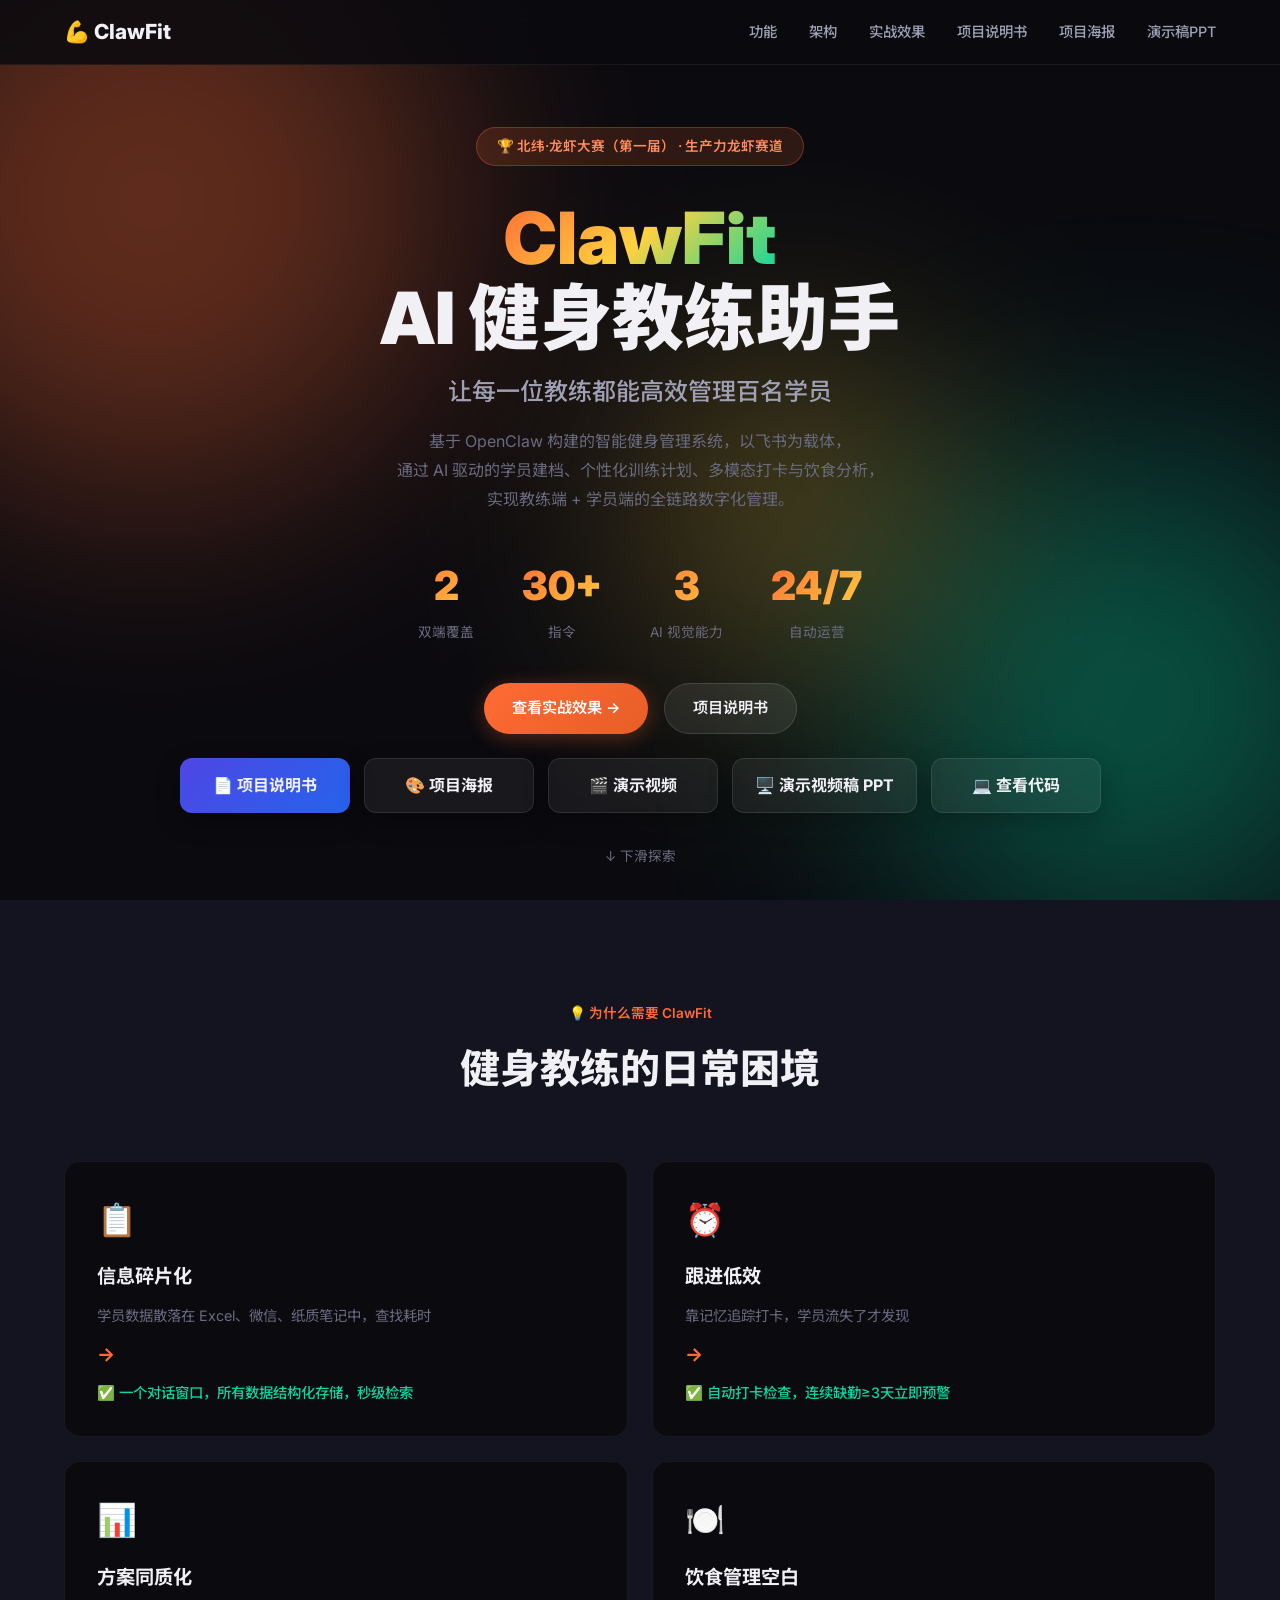
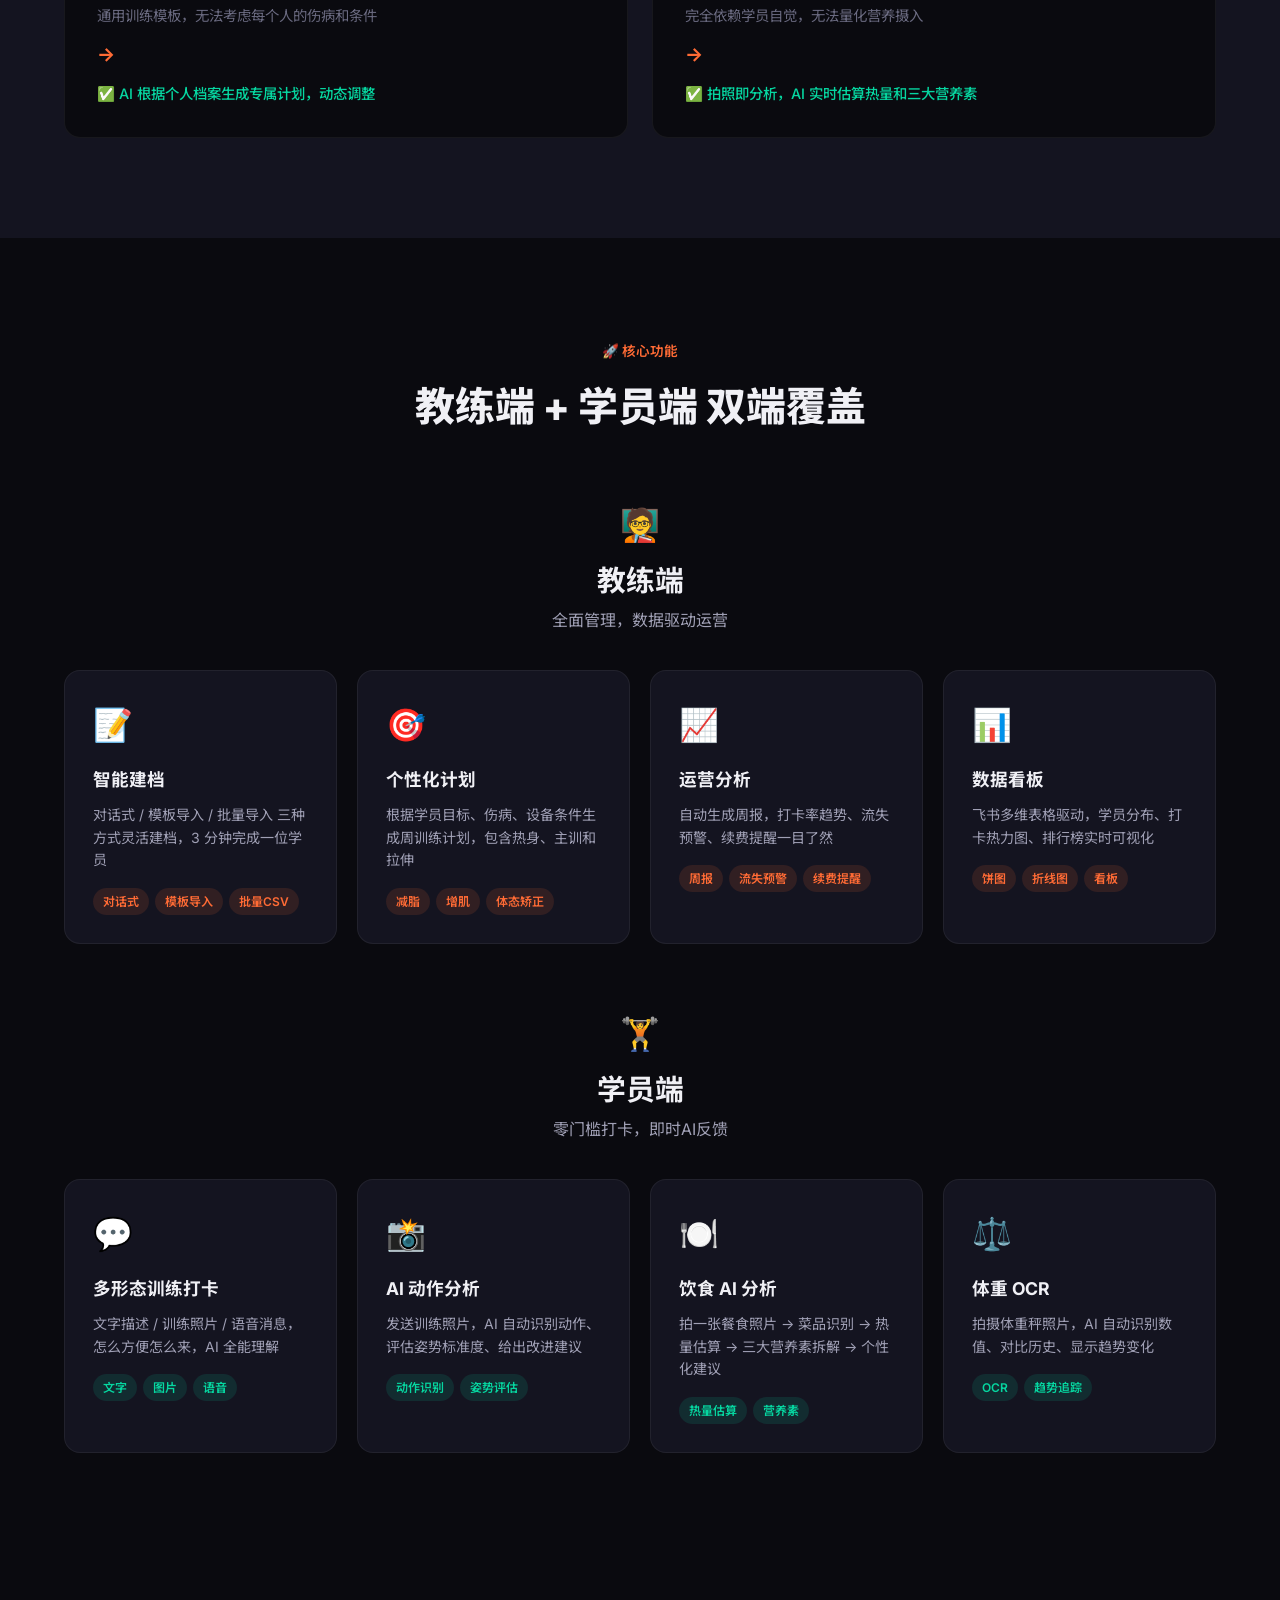
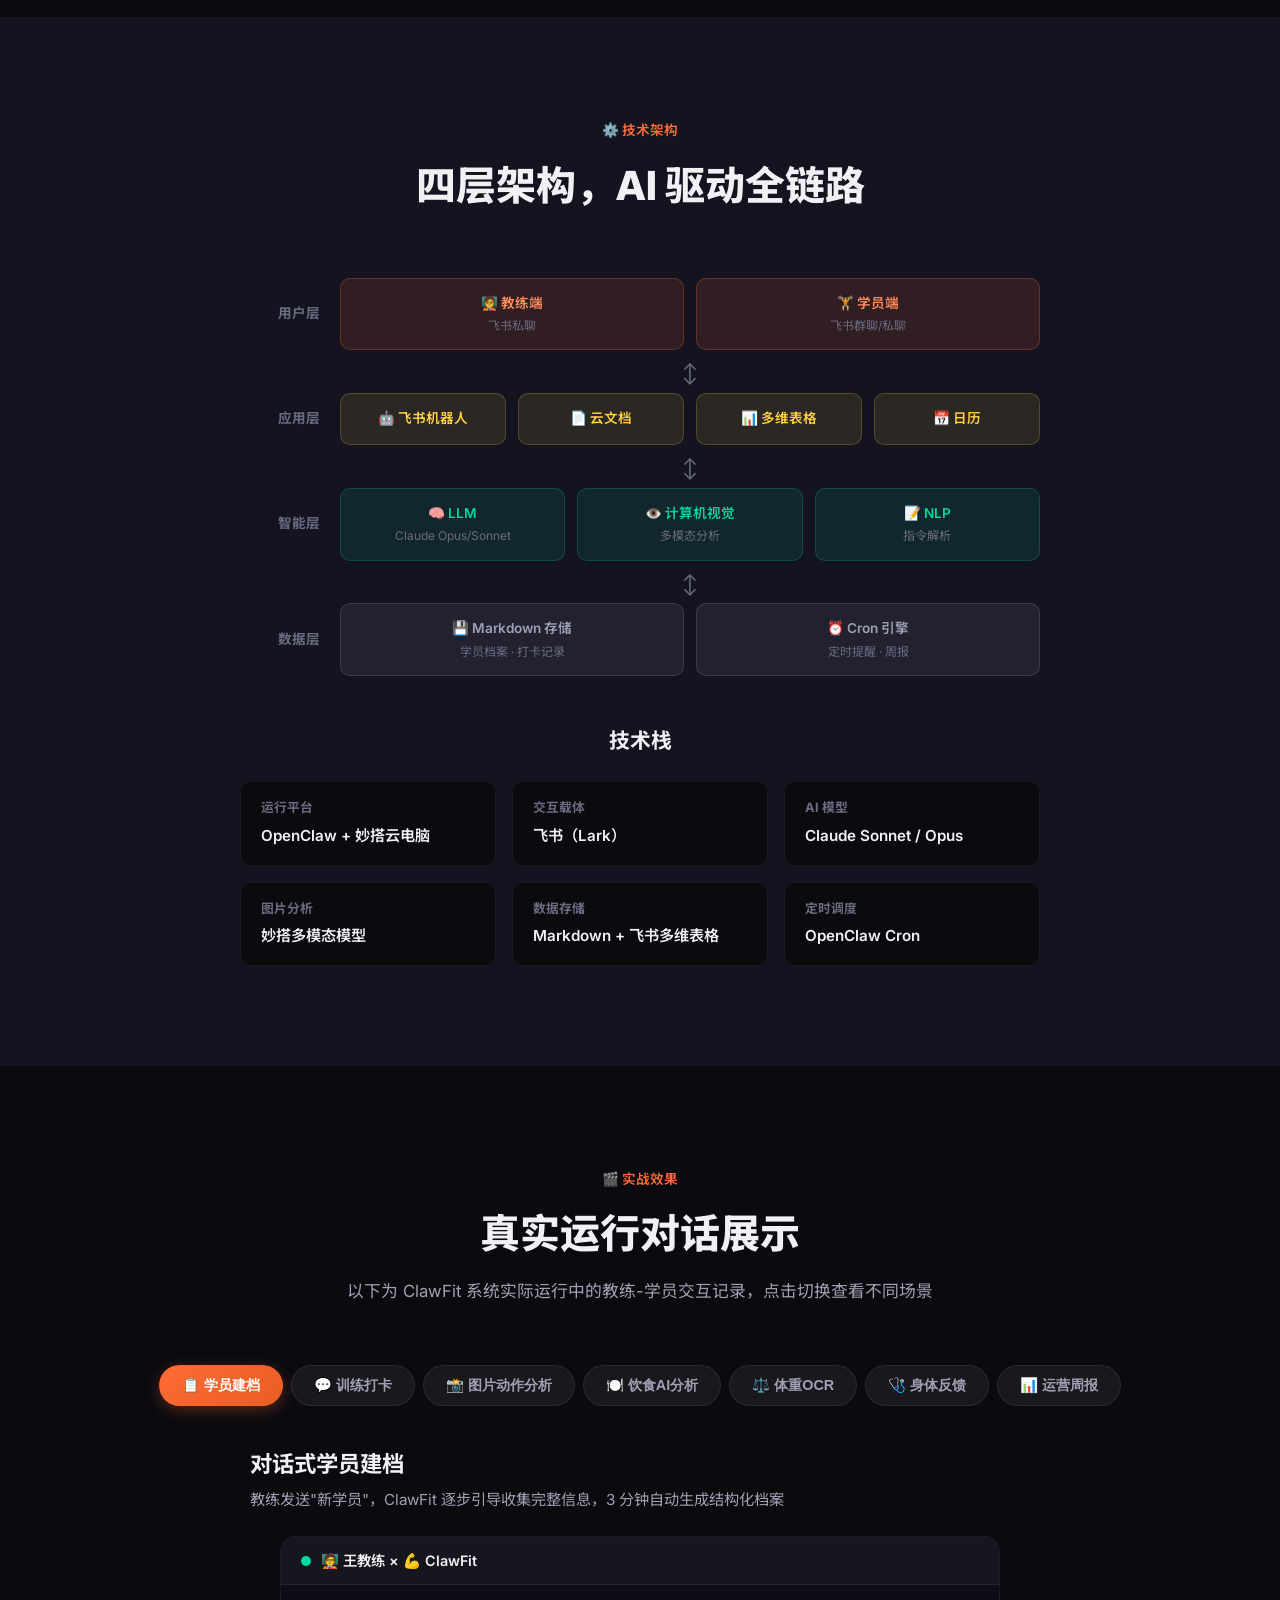
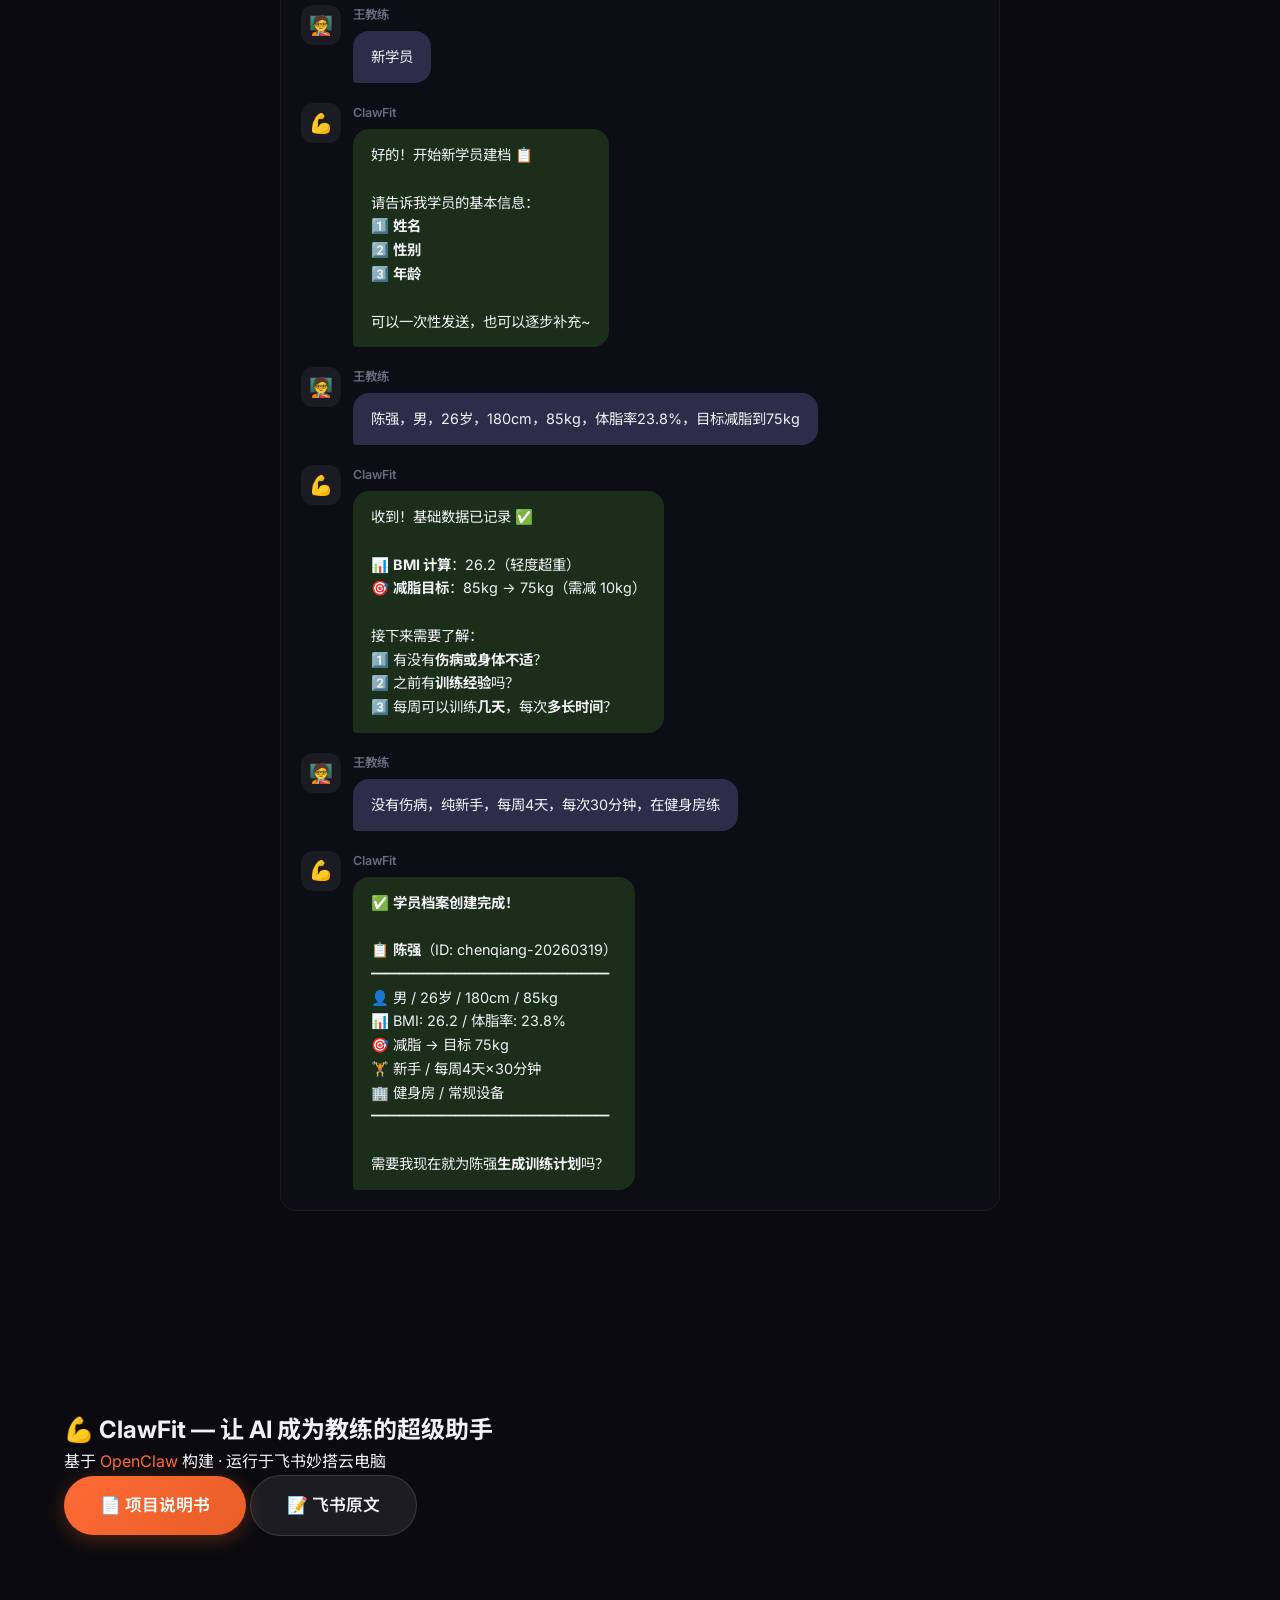
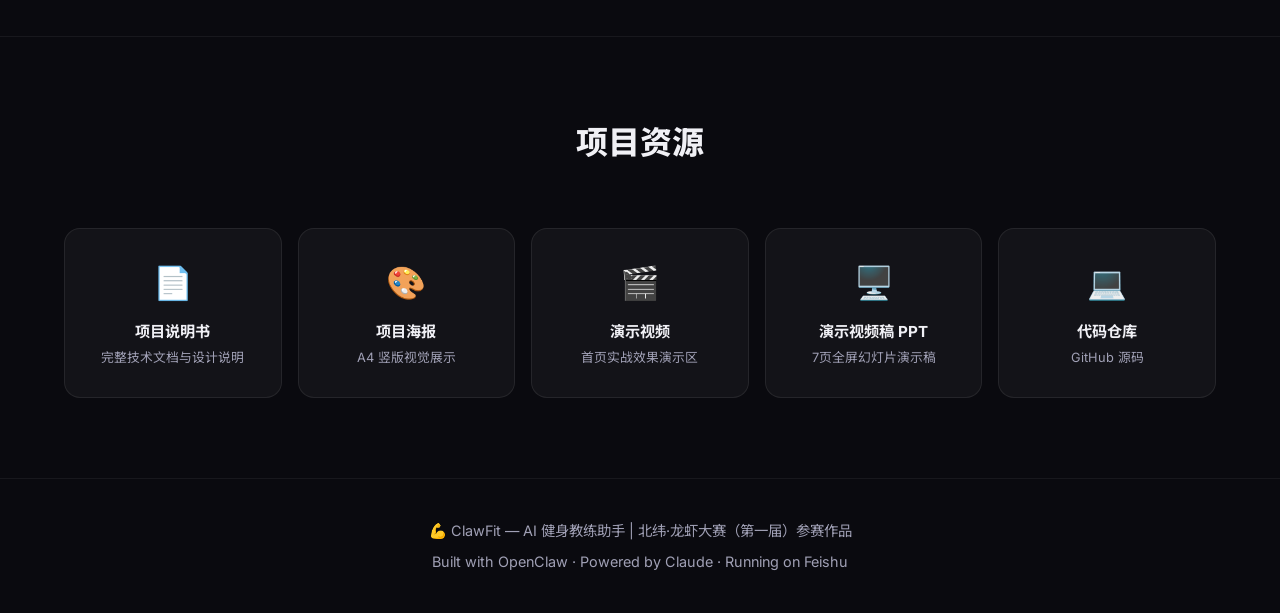
<file: index.html>
<!DOCTYPE html>
<html lang="zh-CN">
<head>
  <meta charset="UTF-8">
  <meta name="viewport" content="width=device-width, initial-scale=1.0">
  <title>ClawFit — AI 健身教练助手</title>
  <link rel="stylesheet" href="css/style.css">
  <link rel="preconnect" href="https://fonts.googleapis.com">
  <link href="https://fonts.googleapis.com/css2?family=Inter:wght@400;500;600;700;800;900&family=Noto+Sans+SC:wght@400;500;700;900&display=swap" rel="stylesheet">
</head>
<body>
  <!-- Navigation -->
  <nav class="navbar" id="navbar">
    <div class="nav-container">
      <a href="#" class="nav-logo">💪 ClawFit</a>
      <div class="nav-links">
        <a href="#features">功能</a>
        <a href="#architecture">架构</a>
        <a href="#demo">实战效果</a>
        <a href="report/">项目说明书</a>
        <a href="poster/">项目海报</a>
        <a href="slides/">演示稿PPT</a>
      </div>
      <button class="nav-toggle" id="navToggle">☰</button>
    </div>
  </nav>

  <!-- Hero Section -->
  <section class="hero">
    <div class="hero-bg">
      <div class="gradient-orb orb-1"></div>
      <div class="gradient-orb orb-2"></div>
      <div class="gradient-orb orb-3"></div>
    </div>
    <div class="hero-content">
      <div class="hero-badge">🏆 北纬·龙虾大赛（第一届） · 生产力龙虾赛道</div>
      <h1 class="hero-title">
        <span class="title-gradient">ClawFit</span>
        <br>AI 健身教练助手
      </h1>
      <p class="hero-subtitle">让每一位教练都能高效管理百名学员</p>
      <p class="hero-desc">
        基于 OpenClaw 构建的智能健身管理系统，以飞书为载体，<br>
        通过 AI 驱动的学员建档、个性化训练计划、多模态打卡与饮食分析，<br>
        实现教练端 + 学员端的全链路数字化管理。
      </p>
      <div class="hero-stats">
        <div class="stat-item">
          <div class="stat-number">2</div>
          <div class="stat-label">双端覆盖</div>
        </div>
        <div class="stat-item">
          <div class="stat-number">30+</div>
          <div class="stat-label">指令</div>
        </div>
        <div class="stat-item">
          <div class="stat-number">3</div>
          <div class="stat-label">AI 视觉能力</div>
        </div>
        <div class="stat-item">
          <div class="stat-number">24/7</div>
          <div class="stat-label">自动运营</div>
        </div>
      </div>
      <div class="hero-cta">
        <a href="#demo" class="btn btn-primary">查看实战效果 →</a>
        <a href="report/" class="btn btn-secondary">项目说明书</a>
      </div>
      <div class="hero-resource-links">
        <a href="report/" class="hero-resource-btn hero-resource-btn-primary">📄 项目说明书</a>
        <a href="poster/" class="hero-resource-btn">🎨 项目海报</a>
        <a href="#demo" class="hero-resource-btn">🎬 演示视频</a>
        <a href="slides/" class="hero-resource-btn">🖥️ 演示视频稿 PPT</a>
        <a href="https://github.com/openclaw/openclaw" target="_blank" class="hero-resource-btn">💻 查看代码</a>
      </div>
    </div>
    <div class="scroll-hint">
      <span>↓ 下滑探索</span>
    </div>
  </section>

  <!-- Pain Points -->
  <section class="section pain-section" id="pain">
    <div class="container">
      <div class="section-header">
        <span class="section-tag">💡 为什么需要 ClawFit</span>
        <h2>健身教练的日常困境</h2>
      </div>
      <div class="pain-grid">
        <div class="pain-card">
          <div class="pain-icon">📋</div>
          <h3>信息碎片化</h3>
          <p class="pain-before">学员数据散落在 Excel、微信、纸质笔记中，查找耗时</p>
          <div class="pain-arrow">→</div>
          <p class="pain-after">✅ 一个对话窗口，所有数据结构化存储，秒级检索</p>
        </div>
        <div class="pain-card">
          <div class="pain-icon">⏰</div>
          <h3>跟进低效</h3>
          <p class="pain-before">靠记忆追踪打卡，学员流失了才发现</p>
          <div class="pain-arrow">→</div>
          <p class="pain-after">✅ 自动打卡检查，连续缺勤≥3天立即预警</p>
        </div>
        <div class="pain-card">
          <div class="pain-icon">📊</div>
          <h3>方案同质化</h3>
          <p class="pain-before">通用训练模板，无法考虑每个人的伤病和条件</p>
          <div class="pain-arrow">→</div>
          <p class="pain-after">✅ AI 根据个人档案生成专属计划，动态调整</p>
        </div>
        <div class="pain-card">
          <div class="pain-icon">🍽️</div>
          <h3>饮食管理空白</h3>
          <p class="pain-before">完全依赖学员自觉，无法量化营养摄入</p>
          <div class="pain-arrow">→</div>
          <p class="pain-after">✅ 拍照即分析，AI 实时估算热量和三大营养素</p>
        </div>
      </div>
    </div>
  </section>

  <!-- Features -->
  <section class="section features-section" id="features">
    <div class="container">
      <div class="section-header">
        <span class="section-tag">🚀 核心功能</span>
        <h2>教练端 + 学员端 双端覆盖</h2>
      </div>

      <!-- Coach Features -->
      <div class="feature-group">
        <div class="feature-group-header">
          <span class="feature-group-icon">🧑‍🏫</span>
          <h3>教练端</h3>
          <p>全面管理，数据驱动运营</p>
        </div>
        <div class="feature-cards">
          <div class="feature-card">
            <div class="feature-card-icon">📝</div>
            <h4>智能建档</h4>
            <p>对话式 / 模板导入 / 批量导入 三种方式灵活建档，3 分钟完成一位学员</p>
            <div class="feature-tags">
              <span class="tag">对话式</span>
              <span class="tag">模板导入</span>
              <span class="tag">批量CSV</span>
            </div>
          </div>
          <div class="feature-card">
            <div class="feature-card-icon">🎯</div>
            <h4>个性化计划</h4>
            <p>根据学员目标、伤病、设备条件生成周训练计划，包含热身、主训和拉伸</p>
            <div class="feature-tags">
              <span class="tag">减脂</span>
              <span class="tag">增肌</span>
              <span class="tag">体态矫正</span>
            </div>
          </div>
          <div class="feature-card">
            <div class="feature-card-icon">📈</div>
            <h4>运营分析</h4>
            <p>自动生成周报，打卡率趋势、流失预警、续费提醒一目了然</p>
            <div class="feature-tags">
              <span class="tag">周报</span>
              <span class="tag">流失预警</span>
              <span class="tag">续费提醒</span>
            </div>
          </div>
          <div class="feature-card">
            <div class="feature-card-icon">📊</div>
            <h4>数据看板</h4>
            <p>飞书多维表格驱动，学员分布、打卡热力图、排行榜实时可视化</p>
            <div class="feature-tags">
              <span class="tag">饼图</span>
              <span class="tag">折线图</span>
              <span class="tag">看板</span>
            </div>
          </div>
        </div>
      </div>

      <!-- Student Features -->
      <div class="feature-group">
        <div class="feature-group-header">
          <span class="feature-group-icon">🏋️</span>
          <h3>学员端</h3>
          <p>零门槛打卡，即时AI反馈</p>
        </div>
        <div class="feature-cards">
          <div class="feature-card accent-green">
            <div class="feature-card-icon">💬</div>
            <h4>多形态训练打卡</h4>
            <p>文字描述 / 训练照片 / 语音消息，怎么方便怎么来，AI 全能理解</p>
            <div class="feature-tags">
              <span class="tag tag-green">文字</span>
              <span class="tag tag-green">图片</span>
              <span class="tag tag-green">语音</span>
            </div>
          </div>
          <div class="feature-card accent-green">
            <div class="feature-card-icon">📸</div>
            <h4>AI 动作分析</h4>
            <p>发送训练照片，AI 自动识别动作、评估姿势标准度、给出改进建议</p>
            <div class="feature-tags">
              <span class="tag tag-green">动作识别</span>
              <span class="tag tag-green">姿势评估</span>
            </div>
          </div>
          <div class="feature-card accent-green">
            <div class="feature-card-icon">🍽️</div>
            <h4>饮食 AI 分析</h4>
            <p>拍一张餐食照片 → 菜品识别 → 热量估算 → 三大营养素拆解 → 个性化建议</p>
            <div class="feature-tags">
              <span class="tag tag-green">热量估算</span>
              <span class="tag tag-green">营养素</span>
            </div>
          </div>
          <div class="feature-card accent-green">
            <div class="feature-card-icon">⚖️</div>
            <h4>体重 OCR</h4>
            <p>拍摄体重秤照片，AI 自动识别数值、对比历史、显示趋势变化</p>
            <div class="feature-tags">
              <span class="tag tag-green">OCR</span>
              <span class="tag tag-green">趋势追踪</span>
            </div>
          </div>
        </div>
      </div>
    </div>
  </section>

  <!-- Architecture -->
  <section class="section arch-section" id="architecture">
    <div class="container">
      <div class="section-header">
        <span class="section-tag">⚙️ 技术架构</span>
        <h2>四层架构，AI 驱动全链路</h2>
      </div>
      <div class="arch-diagram">
        <div class="arch-layer">
          <div class="arch-layer-label">用户层</div>
          <div class="arch-layer-content">
            <div class="arch-node node-user">🧑‍🏫 教练端<br><small>飞书私聊</small></div>
            <div class="arch-node node-user">🏋️ 学员端<br><small>飞书群聊/私聊</small></div>
          </div>
        </div>
        <div class="arch-arrow">↕</div>
        <div class="arch-layer">
          <div class="arch-layer-label">应用层</div>
          <div class="arch-layer-content">
            <div class="arch-node node-app">🤖 飞书机器人</div>
            <div class="arch-node node-app">📄 云文档</div>
            <div class="arch-node node-app">📊 多维表格</div>
            <div class="arch-node node-app">📅 日历</div>
          </div>
        </div>
        <div class="arch-arrow">↕</div>
        <div class="arch-layer">
          <div class="arch-layer-label">智能层</div>
          <div class="arch-layer-content">
            <div class="arch-node node-ai">🧠 LLM<br><small>Claude Opus/Sonnet</small></div>
            <div class="arch-node node-ai">👁️ 计算机视觉<br><small>多模态分析</small></div>
            <div class="arch-node node-ai">📝 NLP<br><small>指令解析</small></div>
          </div>
        </div>
        <div class="arch-arrow">↕</div>
        <div class="arch-layer">
          <div class="arch-layer-label">数据层</div>
          <div class="arch-layer-content">
            <div class="arch-node node-data">💾 Markdown 存储<br><small>学员档案 · 打卡记录</small></div>
            <div class="arch-node node-data">⏰ Cron 引擎<br><small>定时提醒 · 周报</small></div>
          </div>
        </div>
      </div>

      <div class="tech-stack">
        <h3>技术栈</h3>
        <div class="tech-items">
          <div class="tech-item">
            <strong>运行平台</strong>
            <span>OpenClaw + 妙搭云电脑</span>
          </div>
          <div class="tech-item">
            <strong>交互载体</strong>
            <span>飞书（Lark）</span>
          </div>
          <div class="tech-item">
            <strong>AI 模型</strong>
            <span>Claude Sonnet / Opus</span>
          </div>
          <div class="tech-item">
            <strong>图片分析</strong>
            <span>妙搭多模态模型</span>
          </div>
          <div class="tech-item">
            <strong>数据存储</strong>
            <span>Markdown + 飞书多维表格</span>
          </div>
          <div class="tech-item">
            <strong>定时调度</strong>
            <span>OpenClaw Cron</span>
          </div>
        </div>
      </div>
    </div>
  </section>

  <!-- Demo Section — Tab Switcher -->
  <section class="section demo-section" id="demo">
    <div class="container">
      <div class="section-header">
        <span class="section-tag">🎬 实战效果</span>
        <h2>真实运行对话展示</h2>
        <p class="section-desc">以下为 ClawFit 系统实际运行中的教练-学员交互记录，点击切换查看不同场景</p>
      </div>

      <!-- Tab Navigation -->
      <div class="demo-tabs">
        <button class="demo-tab active" data-tab="tab-enroll">📋 学员建档</button>
        <button class="demo-tab" data-tab="tab-checkin">💬 训练打卡</button>
        <button class="demo-tab" data-tab="tab-photo">📸 图片动作分析</button>
        <button class="demo-tab" data-tab="tab-food">🍽️ 饮食AI分析</button>
        <button class="demo-tab" data-tab="tab-weight">⚖️ 体重OCR</button>
        <button class="demo-tab" data-tab="tab-feedback">🩺 身体反馈</button>
        <button class="demo-tab" data-tab="tab-report">📊 运营周报</button>
      </div>

      <!-- Tab Contents -->
      <div class="demo-tab-contents">

        <!-- TAB: 学员建档 -->
        <div class="demo-tab-pane active" id="tab-enroll">
          <div class="demo-pane-header">
            <h3>对话式学员建档</h3>
            <p>教练发送"新学员"，ClawFit 逐步引导收集完整信息，3 分钟自动生成结构化档案</p>
          </div>
          <div class="chat-window">
            <div class="chat-header">
              <span class="chat-dot green"></span>
              <span class="chat-name">🧑‍🏫 王教练 × 💪 ClawFit</span>
            </div>
            <div class="chat-body">
              <div class="msg msg-user">
                <div class="msg-avatar">🧑‍🏫</div>
                <div class="msg-content">
                  <div class="msg-name">王教练</div>
                  <div class="msg-bubble">新学员</div>
                </div>
              </div>
              <div class="msg msg-bot">
                <div class="msg-avatar">💪</div>
                <div class="msg-content">
                  <div class="msg-name">ClawFit</div>
                  <div class="msg-bubble">好的！开始新学员建档 📋<br><br>请告诉我学员的基本信息：<br>1️⃣ <strong>姓名</strong><br>2️⃣ <strong>性别</strong><br>3️⃣ <strong>年龄</strong><br><br>可以一次性发送，也可以逐步补充~</div>
                </div>
              </div>
              <div class="msg msg-user">
                <div class="msg-avatar">🧑‍🏫</div>
                <div class="msg-content">
                  <div class="msg-name">王教练</div>
                  <div class="msg-bubble">陈强，男，26岁，180cm，85kg，体脂率23.8%，目标减脂到75kg</div>
                </div>
              </div>
              <div class="msg msg-bot">
                <div class="msg-avatar">💪</div>
                <div class="msg-content">
                  <div class="msg-name">ClawFit</div>
                  <div class="msg-bubble">收到！基础数据已记录 ✅<br><br>📊 <strong>BMI 计算</strong>：26.2（轻度超重）<br>🎯 <strong>减脂目标</strong>：85kg → 75kg（需减 10kg）<br><br>接下来需要了解：<br>1️⃣ 有没有<strong>伤病或身体不适</strong>？<br>2️⃣ 之前有<strong>训练经验</strong>吗？<br>3️⃣ 每周可以训练<strong>几天</strong>，每次<strong>多长时间</strong>？</div>
                </div>
              </div>
              <div class="msg msg-user">
                <div class="msg-avatar">🧑‍🏫</div>
                <div class="msg-content">
                  <div class="msg-name">王教练</div>
                  <div class="msg-bubble">没有伤病，纯新手，每周4天，每次30分钟，在健身房练</div>
                </div>
              </div>
              <div class="msg msg-bot">
                <div class="msg-avatar">💪</div>
                <div class="msg-content">
                  <div class="msg-name">ClawFit</div>
                  <div class="msg-bubble">✅ <strong>学员档案创建完成！</strong><br><br>📋 <strong>陈强</strong>（ID: chenqiang-20260319）<br>━━━━━━━━━━━━━━━━━<br>👤 男 / 26岁 / 180cm / 85kg<br>📊 BMI: 26.2 / 体脂率: 23.8%<br>🎯 减脂 → 目标 75kg<br>🏋️ 新手 / 每周4天×30分钟<br>🏢 健身房 / 常规设备<br>━━━━━━━━━━━━━━━━━<br><br>需要我现在就为陈强<strong>生成训练计划</strong>吗？</div>
                </div>
              </div>
            </div>
          </div>
        </div>

        <!-- TAB: 训练打卡 -->
        <div class="demo-tab-pane" id="tab-checkin">
          <div class="demo-pane-header">
            <h3>学员训练打卡 & AI 反馈</h3>
            <p>学员发送打卡内容，ClawFit 即时分析训练质量并给出专业反馈和下次建议</p>
          </div>
          <div class="chat-window">
            <div class="chat-header">
              <span class="chat-dot green"></span>
              <span class="chat-name">🏋️ 陈强 × 💪 ClawFit</span>
            </div>
            <div class="chat-body">
              <div class="msg msg-user">
                <div class="msg-avatar">🏋️</div>
                <div class="msg-content">
                  <div class="msg-name">陈强</div>
                  <div class="msg-bubble">打卡 今天做了胸部训练：卧推60kg 4×8，上斜哑铃卧推20kg 3×12，绳索夹胸 3×15，状态不错</div>
                </div>
              </div>
              <div class="msg msg-bot">
                <div class="msg-avatar">💪</div>
                <div class="msg-content">
                  <div class="msg-name">ClawFit</div>
                  <div class="msg-bubble">
                    ✅ <strong>陈强打卡成功！</strong> — 2026-03-19<br><br>
                    📊 <strong>训练分析</strong><br>
                    ━━━━━━━━━━━━━━━━━<br>
                    🏋️ 胸部专项训练<br>
                    📈 完成度：<strong>90%</strong><br><br>
                    💡 <strong>反馈</strong><br>
                    • 卧推 60kg×4×8 对新手来说<strong>非常出色</strong>！💪 力量基础很好<br>
                    • 训练编排合理：大重量复合（卧推）→ 中重量孤立（上斜哑铃）→ 绳索精修（夹胸）<br>
                    • 上斜哑铃补充了上胸刺激，绳索夹胸强化胸肌收缩感，考虑很周全<br><br>
                    📋 <strong>下次训练建议</strong><br>
                    • 明天安排<strong>背部+核心</strong>，保持推拉平衡<br>
                    • 卧推可以尝试渐进到 <strong>62.5kg</strong>，保持 4×8 的节奏 💪
                  </div>
                </div>
              </div>
            </div>
          </div>
        </div>

        <!-- TAB: 图片动作分析 -->
        <div class="demo-tab-pane" id="tab-photo">
          <div class="demo-pane-header">
            <h3>训练照片 → AI 动作分析</h3>
            <p>学员发送训练照片，AI 自动识别动作类型、评估姿势标准度、给出改进建议</p>
          </div>
          <div class="chat-window">
            <div class="chat-header">
              <span class="chat-dot green"></span>
              <span class="chat-name">🏋️ 陈强 × 💪 ClawFit</span>
            </div>
            <div class="chat-body">
              <div class="msg msg-user">
                <div class="msg-avatar">🏋️</div>
                <div class="msg-content">
                  <div class="msg-name">陈强</div>
                  <div class="msg-bubble msg-image">
                    <!-- 📌 替换为真实训练照片：将 images/workout-photo.jpg 放入 images/ 目录 -->
                    <img src="images/workout-photo.jpg" alt="训练照片" class="chat-photo" onerror="this.outerHTML='<div class=\'fake-image workout-image\'>🏋️<br><small>[ 请上传训练照片: images/workout-photo.jpg ]</small></div>'">
                  </div>
                </div>
              </div>
              <div class="msg msg-bot">
                <div class="msg-avatar">💪</div>
                <div class="msg-content">
                  <div class="msg-name">ClawFit</div>
                  <div class="msg-bubble">
                    📸 收到您的训练照片！AI 分析中...<br><br>
                    🏋️ <strong>动作识别</strong>：杠铃卧推<br><br>
                    ✅ <strong>姿势评估</strong><br>
                    ━━━━━━━━━━━━━━━━━<br>
                    • 握距适中，与肩同宽偏外 ✅<br>
                    • 肩胛骨收紧下沉，背部紧贴凳面 ✅<br>
                    • 双脚稳定踩地，提供良好支撑 ✅<br>
                    • 杠铃下放位置在乳头连线处 ✅<br><br>
                    ⚠️ <strong>改进建议</strong><br>
                    • 手腕略有弯折，建议保持中立位避免关节压力<br>
                    • 推起时注意不要完全锁死肘关节<br><br>
                    💪 整体姿势很标准！卧推基本功扎实，继续保持！<br><br>
                    是否将这张照片关联到今日打卡？
                  </div>
                </div>
              </div>
              <div class="msg msg-user">
                <div class="msg-avatar">🏋️</div>
                <div class="msg-content">
                  <div class="msg-name">陈强</div>
                  <div class="msg-bubble">是</div>
                </div>
              </div>
              <div class="msg msg-bot">
                <div class="msg-avatar">💪</div>
                <div class="msg-content">
                  <div class="msg-name">ClawFit</div>
                  <div class="msg-bubble">✅ 照片已关联到 3月19日打卡记录！<br>📸 保存至：checkins/chenqiang-20260319-2026-03-images/001.jpg</div>
                </div>
              </div>
            </div>
          </div>
        </div>

        <!-- TAB: 饮食AI分析 -->
        <div class="demo-tab-pane" id="tab-food">
          <div class="demo-pane-header">
            <h3>餐食拍照 → AI 营养分析</h3>
            <p>学员拍一张餐食照片，AI 自动识别菜品、估算热量、拆解三大营养素</p>
          </div>
          <div class="chat-window">
            <div class="chat-header">
              <span class="chat-dot green"></span>
              <span class="chat-name">🏋️ 陈强 × 💪 ClawFit</span>
            </div>
            <div class="chat-body">
              <div class="msg msg-user">
                <div class="msg-avatar">🏋️</div>
                <div class="msg-content">
                  <div class="msg-name">陈强</div>
                  <div class="msg-bubble msg-image">
                    <!-- 📌 替换为真实餐食照片：将 images/food-photo.jpg 放入 images/ 目录 -->
                    <img src="images/food-photo.jpg" alt="餐食照片" class="chat-photo" onerror="this.outerHTML='<div class=\'fake-image food-image\'>🍜<br><small>[ 请上传餐食照片: images/food-photo.jpg ]</small></div>'">
                  </div>
                </div>
              </div>
              <div class="msg msg-bot">
                <div class="msg-avatar">💪</div>
                <div class="msg-content">
                  <div class="msg-name">ClawFit</div>
                  <div class="msg-bubble">
                    📸 收到午餐照片！AI 分析中...<br><br>
                    🍽️ <strong>餐食识别</strong><br>
                    番茄鸡蛋面 · 煎蛋（1个）· 炒青菜<br><br>
                    🔥 <strong>营养分析</strong><br>
                    ━━━━━━━━━━━━━━━━━<br>
                    总热量：<strong>~520 kcal</strong><br><br>
                    <div class="nutrition-bar">
                      <div class="nut-item">
                        <span class="nut-label">🟡 碳水</span>
                        <div class="nut-bar-track"><div class="nut-bar-fill carbs" style="width:50%"></div></div>
                        <span class="nut-val">65g (50%)</span>
                      </div>
                      <div class="nut-item">
                        <span class="nut-label">🔴 蛋白质</span>
                        <div class="nut-bar-track"><div class="nut-bar-fill protein" style="width:14%"></div></div>
                        <span class="nut-val">18g (14%)</span>
                      </div>
                      <div class="nut-item">
                        <span class="nut-label">🟠 脂肪</span>
                        <div class="nut-bar-track"><div class="nut-bar-fill fat" style="width:36%"></div></div>
                        <span class="nut-val">21g (36%)</span>
                      </div>
                    </div>
                    <br>
                    💡 <strong>建议</strong><br>
                    • 蛋白质偏低，建议加一份鸡胸肉或豆腐<br>
                    • 碳水占比合理，适合训练日摄入<br><br>
                    是否记录到今日饮食档案？
                  </div>
                </div>
              </div>
              <div class="msg msg-user">
                <div class="msg-avatar">🏋️</div>
                <div class="msg-content">
                  <div class="msg-name">陈强</div>
                  <div class="msg-bubble">是</div>
                </div>
              </div>
              <div class="msg msg-bot">
                <div class="msg-avatar">💪</div>
                <div class="msg-content">
                  <div class="msg-name">ClawFit</div>
                  <div class="msg-bubble">✅ 已记录到 3月19日午餐档案！<br><br>📊 今日累计：午餐 520kcal / 目标 2100kcal<br>还有 1580kcal 的余量，晚餐记得补充蛋白质哦 💪</div>
                </div>
              </div>
            </div>
          </div>
        </div>

        <!-- TAB: 体重OCR -->
        <div class="demo-tab-pane" id="tab-weight">
          <div class="demo-pane-header">
            <h3>体重秤拍照 → OCR 自动识别</h3>
            <p>学员拍体重秤照片，AI 自动提取数值、对比历史记录、显示变化趋势</p>
          </div>
          <div class="chat-window">
            <div class="chat-header">
              <span class="chat-dot green"></span>
              <span class="chat-name">🏋️ 陈强 × 💪 ClawFit</span>
            </div>
            <div class="chat-body">
              <div class="msg msg-user">
                <div class="msg-avatar">🏋️</div>
                <div class="msg-content">
                  <div class="msg-name">陈强</div>
                  <div class="msg-bubble msg-image">
                    <!-- 📌 替换为真实体重秤照片：将 images/scale-photo.jpg 放入 images/ 目录 -->
                    <img src="images/scale-photo.jpg" alt="体重秤照片" class="chat-photo" onerror="this.outerHTML='<div class=\'fake-image scale-image\'>⚖️<br><small>[ 请上传体重秤照片: images/scale-photo.jpg ]</small></div>'">
                  </div>
                </div>
              </div>
              <div class="msg msg-bot">
                <div class="msg-avatar">💪</div>
                <div class="msg-content">
                  <div class="msg-name">ClawFit</div>
                  <div class="msg-bubble">
                    📸 收到体重照片！<br><br>
                    ⚖️ <strong>OCR 识别结果</strong><br>
                    ━━━━━━━━━━━━━━━━━<br>
                    检测到体重：<strong>76.0 kg</strong>（置信度：高）<br><br>
                    📈 <strong>变化追踪</strong><br>
                    上次记录：85.0 kg（2026-03-19 建档）<br>
                    变化：<strong>-9.0 kg</strong> ⬇️🎉<br><br>
                    距目标 75kg 仅差 <strong>1kg</strong>！<br><br>
                    已更新体重记录 ✅<br>
                    BMI：23.5（正常） ← 原 26.2（超重）<br><br>
                    🔥 <strong>太棒了！体重从超重区间进入正常区间，继续保持！</strong>
                  </div>
                </div>
              </div>
            </div>
          </div>
        </div>

        <!-- TAB: 身体反馈 -->
        <div class="demo-tab-pane" id="tab-feedback">
          <div class="demo-pane-header">
            <h3>身体反馈 → 智能计划调整</h3>
            <p>学员反馈身体不适，系统自动标记伤病风险并建议调整训练计划</p>
          </div>
          <div class="chat-window">
            <div class="chat-header">
              <span class="chat-dot green"></span>
              <span class="chat-name">🏋️ 陈强 × 💪 ClawFit</span>
            </div>
            <div class="chat-body">
              <div class="msg msg-user">
                <div class="msg-avatar">🏋️</div>
                <div class="msg-content">
                  <div class="msg-name">陈强</div>
                  <div class="msg-bubble">反馈 今天深蹲的时候膝盖有点不舒服</div>
                </div>
              </div>
              <div class="msg msg-bot">
                <div class="msg-avatar">💪</div>
                <div class="msg-content">
                  <div class="msg-name">ClawFit</div>
                  <div class="msg-bubble">
                    ⚠️ <strong>身体反馈已记录</strong><br><br>
                    🦵 <strong>问题</strong>：深蹲后膝盖不适<br>
                    📝 已标记到您的档案中<br><br>
                    🏥 <strong>即时建议</strong><br>
                    • 立即停止所有膝关节负重动作<br>
                    • 今天用冰敷 15 分钟，观察是否持续<br>
                    • 如果明天仍然不适，<strong>建议就医检查</strong><br><br>
                    🔄 <strong>计划调整建议</strong><br>
                    • 暂时将深蹲替换为<strong>腿举</strong>（减少膝关节压力）<br>
                    • 增加<strong>靠墙静蹲</strong>强化膝关节稳定性<br>
                    • 下肢训练日先观察 1 周再恢复深蹲<br><br>
                    已通知王教练关注您的膝盖情况 🩺
                  </div>
                </div>
              </div>
            </div>
          </div>
        </div>

        <!-- TAB: 运营周报 -->
        <div class="demo-tab-pane" id="tab-report">
          <div class="demo-pane-header">
            <h3>教练运营周报</h3>
            <p>每周日 20:03 自动生成，教练无需手动汇总，一目了然掌握全局运营状态</p>
          </div>
          <div class="report-card">
            <div class="report-header">
              <h3>📊 周度运营报告 — 2026年3月18日-3月24日</h3>
              <span class="report-badge">自动生成</span>
            </div>
            <div class="report-body">
              <div class="report-overview">
                <div class="report-stat">
                  <div class="report-stat-num">3/3</div>
                  <div class="report-stat-label">活跃学员</div>
                </div>
                <div class="report-stat">
                  <div class="report-stat-num">71.5%</div>
                  <div class="report-stat-label">平均打卡率</div>
                </div>
                <div class="report-stat">
                  <div class="report-stat-num">3</div>
                  <div class="report-stat-label">本周新建档</div>
                </div>
                <div class="report-stat">
                  <div class="report-stat-num">0</div>
                  <div class="report-stat-label">流失风险</div>
                </div>
              </div>
              <div class="report-sections">
                <div class="report-section">
                  <h4>🟢 表现优秀</h4>
                  <table>
                    <tr><th>学员</th><th>打卡率</th><th>本周亮点</th></tr>
                    <tr><td>陈强</td><td>90%</td><td>卧推60kg表现出色，训练结构合理，首周即高度自律</td></tr>
                    <tr><td>张三</td><td>80%</td><td>卧推渐进到62.5kg，主动加背部训练，膝盖恢复良好</td></tr>
                  </table>
                </div>
                <div class="report-section">
                  <h4>🟡 需要关注</h4>
                  <table>
                    <tr><th>学员</th><th>打卡率</th><th>具体情况</th></tr>
                    <tr><td>李四</td><td>50%</td><td>首次打卡表现出色（卧推60kg），但后续打卡频率偏低</td></tr>
                  </table>
                </div>
                <div class="report-section">
                  <h4>📈 体重变化追踪</h4>
                  <table>
                    <tr><th>学员</th><th>本周变化</th><th>总变化</th><th>距目标</th></tr>
                    <tr><td>张三</td><td>-9.0kg</td><td>85→76kg</td><td>仅差 1kg 🎉</td></tr>
                    <tr><td>陈强</td><td>—</td><td>85kg（基准）</td><td>目标 75kg</td></tr>
                    <tr><td>李四</td><td>—</td><td>70kg（基准）</td><td>目标 65kg</td></tr>
                  </table>
                </div>
              </div>
            </div>
          </div>
        </div>

      </div><!-- /demo-tab-contents -->
    </div>
  </section>

  <!-- CTA -->
  <section class="section cta-section">
    <div class="container">
      <div class="cta-content">
        <h2>💪 ClawFit — 让 AI 成为教练的超级助手</h2>
        <p>基于 <a href="https://github.com/openclaw/openclaw" target="_blank">OpenClaw</a> 构建 · 运行于飞书妙搭云电脑</p>
        <div class="cta-links">
          <a href="report/" class="btn btn-primary btn-large">📄 项目说明书</a>
          <a href="https://www.feishu.cn/docx/MpeLdhp82o2CuwxBiNIcNmXHnab" target="_blank" class="btn btn-secondary btn-large">📝 飞书原文</a>
        </div>
      </div>
    </div>
  </section>

  <!-- Project Resources -->
  <section class="resources-section" id="resources">
    <div class="container">
      <div class="section-header">
        <h2>项目资源</h2>
      </div>
      <div class="resources-grid">
        <a href="report/" class="resource-card">
          <div class="resource-icon">📄</div>
          <div class="resource-info"><strong>项目说明书</strong><span>完整技术文档与设计说明</span></div>
        </a>
        <a href="poster/" class="resource-card">
          <div class="resource-icon">🎨</div>
          <div class="resource-info"><strong>项目海报</strong><span>A4 竖版视觉展示</span></div>
        </a>
        <a href="#demo" class="resource-card">
          <div class="resource-icon">🎬</div>
          <div class="resource-info"><strong>演示视频</strong><span>首页实战效果演示区</span></div>
        </a>
        <a href="slides/" class="resource-card">
          <div class="resource-icon">🖥️</div>
          <div class="resource-info"><strong>演示视频稿 PPT</strong><span>7页全屏幻灯片演示稿</span></div>
        </a>
        <a href="https://github.com/openclaw/openclaw" target="_blank" class="resource-card">
          <div class="resource-icon">💻</div>
          <div class="resource-info"><strong>代码仓库</strong><span>GitHub 源码</span></div>
        </a>
      </div>
    </div>
  </section>

  <!-- Footer -->
  <footer class="footer">
    <div class="container">
      <p>💪 ClawFit — AI 健身教练助手 | 北纬·龙虾大赛（第一届）参赛作品</p>
      <p class="footer-sub">Built with OpenClaw · Powered by Claude · Running on Feishu</p>
    </div>
  </footer>

  <script src="js/main.js"></script>
</body>
</html>
</file>
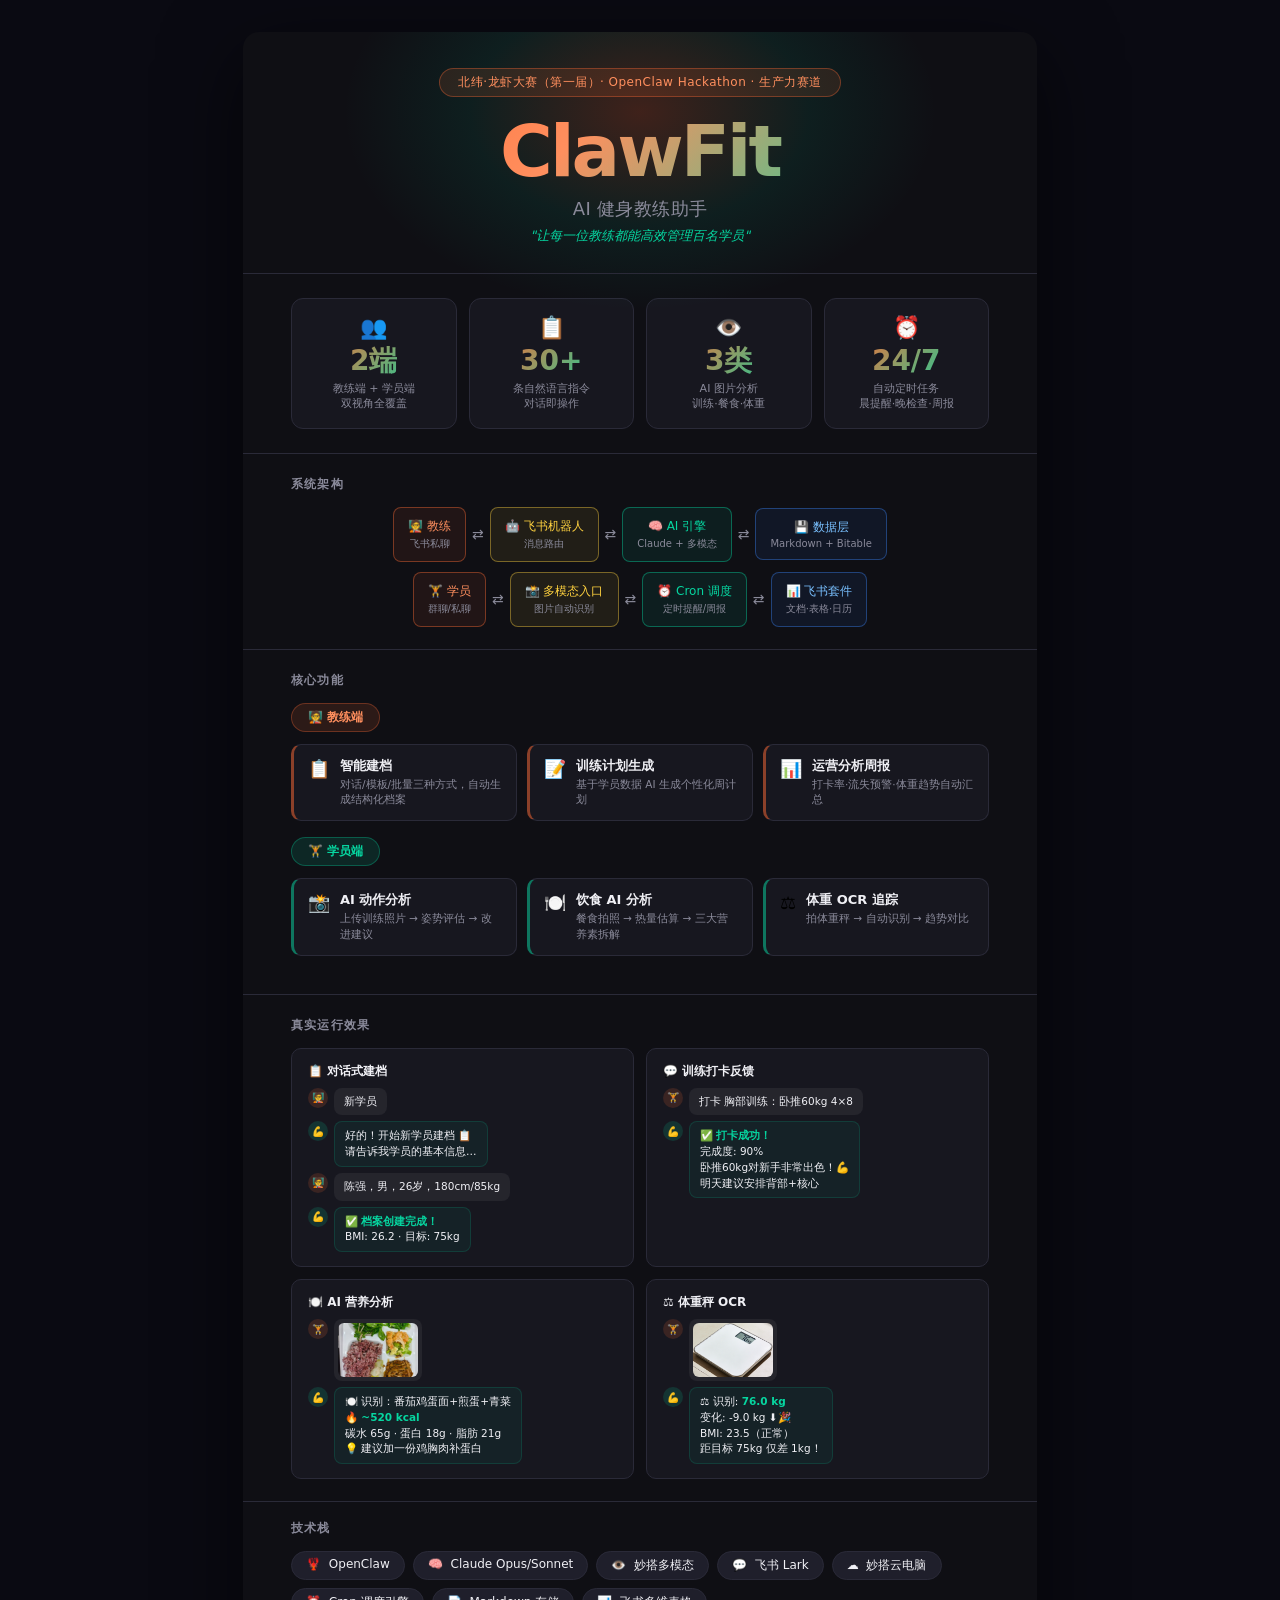
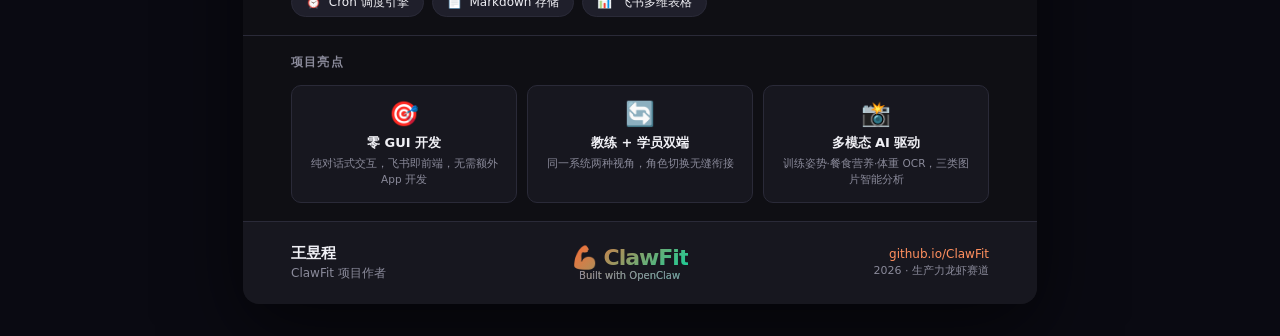
<file: poster/index.html>
<!DOCTYPE html>
<html lang="zh-CN">
<head>
  <meta charset="UTF-8">
  <meta name="viewport" content="width=device-width, initial-scale=1.0">
  <title>ClawFit · 项目海报</title>
  <style>
    :root {
      --bg: #0f0f14;
      --bg2: #17171f;
      --bg3: #1f1f2b;
      --primary: #FF6B35;
      --primary-light: #FF8F5E;
      --secondary: #06D6A0;
      --accent: #FFD23F;
      --text: #f0f0f5;
      --text2: #8a8a9a;
      --border: #2a2a38;
      --green: #06D6A0;
      --red: #FF4757;
      --yellow: #FFD23F;
      --blue: #3b82f6;
    }
    * { box-sizing: border-box; margin: 0; padding: 0; }

    body {
      background: #0a0a12;
      display: flex; justify-content: center; align-items: flex-start;
      min-height: 100vh; padding: 32px 16px;
      font-family: system-ui, -apple-system, 'PingFang SC', 'Microsoft YaHei', sans-serif;
    }

    .poster {
      width: 794px; min-height: 1123px;
      background: var(--bg); border-radius: 16px; overflow: hidden;
      position: relative;
      box-shadow: 0 24px 80px rgba(0,0,0,.6);
    }
    .poster::before {
      content: ''; position: absolute;
      top: -120px; left: 50%; transform: translateX(-50%);
      width: 600px; height: 400px;
      background: radial-gradient(ellipse, rgba(255,107,53,.2) 0%, rgba(6,214,160,.08) 40%, transparent 70%);
      pointer-events: none;
    }

    /* ── Header ── */
    .header {
      padding: 36px 48px 28px; text-align: center;
      border-bottom: 1px solid var(--border); position: relative;
    }
    .contest-badge {
      display: inline-block;
      background: rgba(255,107,53,.12); border: 1px solid rgba(255,107,53,.35);
      color: var(--primary-light); padding: 5px 18px; border-radius: 20px;
      font-size: 12px; letter-spacing: .04em; margin-bottom: 18px;
    }
    .project-name {
      font-size: 72px; font-weight: 900; letter-spacing: -3px; line-height: 1; margin-bottom: 10px;
      background: linear-gradient(135deg, #FF6B35 0%, #FF8F5E 40%, #06D6A0 100%);
      -webkit-background-clip: text; -webkit-text-fill-color: transparent; background-clip: text;
    }
    .project-subtitle {
      font-size: 18px; color: var(--text2); letter-spacing: .02em;
    }
    .project-tagline {
      font-size: 13px; color: var(--secondary); margin-top: 6px; font-style: italic;
    }

    /* ── Stats ── */
    .stats-section { padding: 24px 48px; border-bottom: 1px solid var(--border); }
    .stats-grid { display: grid; grid-template-columns: repeat(4,1fr); gap: 12px; }
    .stat-card {
      background: var(--bg2); border: 1px solid var(--border); border-radius: 12px;
      padding: 16px 14px; text-align: center;
    }
    .stat-emoji { font-size: 22px; margin-bottom: 6px; }
    .stat-num {
      font-size: 28px; font-weight: 800; line-height: 1.1;
      background: linear-gradient(135deg, var(--primary), var(--secondary));
      -webkit-background-clip: text; -webkit-text-fill-color: transparent; background-clip: text;
    }
    .stat-label { font-size: 11px; color: var(--text2); margin-top: 4px; line-height: 1.4; }

    /* ── Architecture ── */
    .arch-section { padding: 22px 48px; border-bottom: 1px solid var(--border); }
    .section-heading {
      font-size: 12px; font-weight: 700; color: var(--text2);
      text-transform: uppercase; letter-spacing: .1em; margin-bottom: 14px;
    }
    .arch-flow {
      display: flex; align-items: center; justify-content: center; gap: 0; flex-wrap: nowrap;
    }
    .arch-box {
      border-radius: 8px; padding: 10px 14px; font-size: 12px;
      text-align: center; white-space: nowrap; flex-shrink: 0;
      border: 1px solid var(--border); background: var(--bg3);
    }
    .arch-box small { display: block; color: var(--text2); font-size: 10px; margin-top: 2px; }
    .arch-box.user { border-color: rgba(255,107,53,.4); background: rgba(255,107,53,.08); color: var(--primary-light); }
    .arch-box.ai { border-color: rgba(6,214,160,.4); background: rgba(6,214,160,.08); color: var(--secondary); }
    .arch-box.data { border-color: rgba(59,130,246,.4); background: rgba(59,130,246,.08); color: #79c0ff; }
    .arch-box.app { border-color: rgba(255,210,63,.4); background: rgba(255,210,63,.08); color: var(--accent); }
    .arch-arrow { color: var(--text2); font-size: 14px; padding: 0 6px; flex-shrink: 0; }
    .arch-sub {
      display: flex; align-items: center; justify-content: center; gap: 0; margin-top: 10px;
    }

    /* ── Dual Features ── */
    .features-section { padding: 22px 48px; border-bottom: 1px solid var(--border); }
    .dual-header {
      display: flex; gap: 12px; margin-bottom: 12px;
    }
    .dual-label {
      padding: 5px 16px; border-radius: 20px; font-size: 12px; font-weight: 700;
    }
    .dual-label.coach { background: rgba(255,107,53,.12); color: var(--primary-light); border: 1px solid rgba(255,107,53,.3); }
    .dual-label.student { background: rgba(6,214,160,.12); color: var(--secondary); border: 1px solid rgba(6,214,160,.3); }
    .features-grid { display: grid; grid-template-columns: repeat(3,1fr); gap: 10px; margin-bottom: 16px; }
    .feature-item {
      background: var(--bg2); border: 1px solid var(--border); border-radius: 10px;
      padding: 12px 14px; display: flex; align-items: flex-start; gap: 10px;
    }
    .feature-item.coach-border { border-left: 3px solid rgba(255,107,53,.5); }
    .feature-item.student-border { border-left: 3px solid rgba(6,214,160,.5); }
    .feature-emoji { font-size: 18px; flex-shrink: 0; margin-top: 1px; }
    .feature-title { font-size: 13px; font-weight: 600; color: var(--text); margin-bottom: 2px; }
    .feature-desc { font-size: 10.5px; color: var(--text2); line-height: 1.5; }

    /* ── Demo Chat ── */
    .demo-section { padding: 22px 48px; border-bottom: 1px solid var(--border); }
    .demo-grid { display: grid; grid-template-columns: repeat(2,1fr); gap: 12px; }
    .demo-card {
      background: var(--bg2); border: 1px solid var(--border); border-radius: 10px;
      padding: 14px 16px; overflow: hidden;
    }
    .demo-card-title {
      font-size: 12px; font-weight: 700; color: var(--text); margin-bottom: 8px;
      display: flex; align-items: center; gap: 6px;
    }
    .mini-chat { display: flex; flex-direction: column; gap: 6px; }
    .mini-msg { display: flex; gap: 6px; align-items: flex-start; }
    .mini-msg.right { flex-direction: row-reverse; }
    .mini-avatar { width: 20px; height: 20px; border-radius: 50%; font-size: 10px; display: flex; align-items: center; justify-content: center; flex-shrink: 0; }
    .mini-avatar.human { background: rgba(255,107,53,.15); }
    .mini-avatar.bot { background: rgba(6,214,160,.15); }
    .mini-bubble {
      padding: 6px 10px; border-radius: 8px; font-size: 10.5px; line-height: 1.5;
      max-width: 85%; color: var(--text);
    }
    .mini-bubble.human-b { background: rgba(255,255,255,.06); }
    .mini-bubble.bot-b { background: rgba(6,214,160,.06); border: 1px solid rgba(6,214,160,.15); }
    .mini-bubble strong { color: var(--secondary); }
    .mini-photo {
      width: 80px; height: 54px; border-radius: 6px; object-fit: cover; display: block;
    }
    .mini-photo-placeholder {
      width: 80px; height: 54px; border-radius: 6px; display: flex;
      align-items: center; justify-content: center; font-size: 18px;
      background: rgba(255,255,255,.04); border: 1px dashed rgba(255,255,255,.1);
    }

    /* ── Tech stack tags ── */
    .tech-section { padding: 18px 48px; border-bottom: 1px solid var(--border); }
    .tech-tags { display: flex; gap: 8px; flex-wrap: wrap; }
    .tech-tag {
      padding: 5px 14px; border-radius: 20px; font-size: 12px; font-weight: 500;
      background: var(--bg3); border: 1px solid var(--border); color: var(--text);
    }
    .tech-tag .tech-icon { margin-right: 4px; }

    /* ── Highlights ── */
    .highlights-section { padding: 18px 48px; border-bottom: 1px solid var(--border); }
    .highlights-grid { display: grid; grid-template-columns: repeat(3,1fr); gap: 10px; }
    .highlight-card {
      background: var(--bg2); border: 1px solid var(--border); border-radius: 10px;
      padding: 14px 16px; text-align: center;
    }
    .highlight-icon { font-size: 24px; margin-bottom: 6px; }
    .highlight-title { font-size: 13px; font-weight: 700; color: var(--text); margin-bottom: 4px; }
    .highlight-desc { font-size: 10.5px; color: var(--text2); line-height: 1.5; }

    /* ── Footer ── */
    .footer {
      padding: 22px 48px; display: flex; align-items: center;
      justify-content: space-between; background: var(--bg2);
    }
    .footer-left { display: flex; flex-direction: column; }
    .footer-name { font-size: 15px; font-weight: 700; color: var(--text); }
    .footer-role { font-size: 12px; color: var(--text2); margin-top: 2px; }
    .footer-logo {
      font-size: 22px; font-weight: 900; letter-spacing: -1px; text-align: center;
      background: linear-gradient(135deg, var(--primary), var(--secondary));
      -webkit-background-clip: text; -webkit-text-fill-color: transparent; background-clip: text;
    }
    .footer-logo small {
      display: block; font-size: 10px; font-weight: 400; letter-spacing: 0;
      -webkit-text-fill-color: var(--text2);
    }
    .footer-right { text-align: right; }
    .footer-link { font-size: 12px; color: var(--primary-light); }
    .footer-sub { font-size: 11px; color: var(--text2); margin-top: 2px; }
  </style>
</head>
<body>

<div class="poster">

  <!-- Header -->
  <div class="header">
    <div class="contest-badge">北纬·龙虾大赛（第一届）· OpenClaw Hackathon · 生产力赛道</div>
    <div class="project-name">ClawFit</div>
    <div class="project-subtitle">AI 健身教练助手</div>
    <div class="project-tagline">"让每一位教练都能高效管理百名学员"</div>
  </div>

  <!-- Stats -->
  <div class="stats-section">
    <div class="stats-grid">
      <div class="stat-card">
        <div class="stat-emoji">👥</div>
        <div class="stat-num">2端</div>
        <div class="stat-label">教练端 + 学员端<br>双视角全覆盖</div>
      </div>
      <div class="stat-card">
        <div class="stat-emoji">📋</div>
        <div class="stat-num">30+</div>
        <div class="stat-label">条自然语言指令<br>对话即操作</div>
      </div>
      <div class="stat-card">
        <div class="stat-emoji">👁️</div>
        <div class="stat-num">3类</div>
        <div class="stat-label">AI 图片分析<br>训练·餐食·体重</div>
      </div>
      <div class="stat-card">
        <div class="stat-emoji">⏰</div>
        <div class="stat-num">24/7</div>
        <div class="stat-label">自动定时任务<br>晨提醒·晚检查·周报</div>
      </div>
    </div>
  </div>

  <!-- Architecture -->
  <div class="arch-section">
    <div class="section-heading">系统架构</div>
    <div class="arch-flow">
      <div class="arch-box user">🧑‍🏫 教练<small>飞书私聊</small></div>
      <div class="arch-arrow">⇄</div>
      <div class="arch-box app">🤖 飞书机器人<small>消息路由</small></div>
      <div class="arch-arrow">⇄</div>
      <div class="arch-box ai">🧠 AI 引擎<small>Claude + 多模态</small></div>
      <div class="arch-arrow">⇄</div>
      <div class="arch-box data">💾 数据层<small>Markdown + Bitable</small></div>
    </div>
    <div class="arch-sub">
      <div class="arch-box user">🏋️ 学员<small>群聊/私聊</small></div>
      <div class="arch-arrow">⇄</div>
      <div class="arch-box app">📸 多模态入口<small>图片自动识别</small></div>
      <div class="arch-arrow">⇄</div>
      <div class="arch-box ai">⏰ Cron 调度<small>定时提醒/周报</small></div>
      <div class="arch-arrow">⇄</div>
      <div class="arch-box data">📊 飞书套件<small>文档·表格·日历</small></div>
    </div>
  </div>

  <!-- Dual Features -->
  <div class="features-section">
    <div class="section-heading">核心功能</div>
    <div class="dual-header">
      <span class="dual-label coach">🧑‍🏫 教练端</span>
    </div>
    <div class="features-grid">
      <div class="feature-item coach-border">
        <div class="feature-emoji">📋</div>
        <div>
          <div class="feature-title">智能建档</div>
          <div class="feature-desc">对话/模板/批量三种方式，自动生成结构化档案</div>
        </div>
      </div>
      <div class="feature-item coach-border">
        <div class="feature-emoji">📝</div>
        <div>
          <div class="feature-title">训练计划生成</div>
          <div class="feature-desc">基于学员数据 AI 生成个性化周计划</div>
        </div>
      </div>
      <div class="feature-item coach-border">
        <div class="feature-emoji">📊</div>
        <div>
          <div class="feature-title">运营分析周报</div>
          <div class="feature-desc">打卡率·流失预警·体重趋势自动汇总</div>
        </div>
      </div>
    </div>
    <div class="dual-header">
      <span class="dual-label student">🏋️ 学员端</span>
    </div>
    <div class="features-grid">
      <div class="feature-item student-border">
        <div class="feature-emoji">📸</div>
        <div>
          <div class="feature-title">AI 动作分析</div>
          <div class="feature-desc">上传训练照片 → 姿势评估 → 改进建议</div>
        </div>
      </div>
      <div class="feature-item student-border">
        <div class="feature-emoji">🍽️</div>
        <div>
          <div class="feature-title">饮食 AI 分析</div>
          <div class="feature-desc">餐食拍照 → 热量估算 → 三大营养素拆解</div>
        </div>
      </div>
      <div class="feature-item student-border">
        <div class="feature-emoji">⚖️</div>
        <div>
          <div class="feature-title">体重 OCR 追踪</div>
          <div class="feature-desc">拍体重秤 → 自动识别 → 趋势对比</div>
        </div>
      </div>
    </div>
  </div>

  <!-- Demo Chat Showcase -->
  <div class="demo-section">
    <div class="section-heading">真实运行效果</div>
    <div class="demo-grid">
      <!-- Demo 1: 建档 -->
      <div class="demo-card">
        <div class="demo-card-title">📋 对话式建档</div>
        <div class="mini-chat">
          <div class="mini-msg">
            <div class="mini-avatar human">🧑‍🏫</div>
            <div class="mini-bubble human-b">新学员</div>
          </div>
          <div class="mini-msg">
            <div class="mini-avatar bot">💪</div>
            <div class="mini-bubble bot-b">好的！开始新学员建档 📋<br>请告诉我学员的基本信息…</div>
          </div>
          <div class="mini-msg">
            <div class="mini-avatar human">🧑‍🏫</div>
            <div class="mini-bubble human-b">陈强，男，26岁，180cm/85kg</div>
          </div>
          <div class="mini-msg">
            <div class="mini-avatar bot">💪</div>
            <div class="mini-bubble bot-b">✅ <strong>档案创建完成！</strong><br>BMI: 26.2 · 目标: 75kg</div>
          </div>
        </div>
      </div>

      <!-- Demo 2: 训练打卡 -->
      <div class="demo-card">
        <div class="demo-card-title">💬 训练打卡反馈</div>
        <div class="mini-chat">
          <div class="mini-msg">
            <div class="mini-avatar human">🏋️</div>
            <div class="mini-bubble human-b">打卡 胸部训练：卧推60kg 4×8</div>
          </div>
          <div class="mini-msg">
            <div class="mini-avatar bot">💪</div>
            <div class="mini-bubble bot-b">✅ <strong>打卡成功！</strong><br>完成度: 90%<br>卧推60kg对新手非常出色！💪<br>明天建议安排背部+核心</div>
          </div>
        </div>
      </div>

      <!-- Demo 3: 餐食分析 -->
      <div class="demo-card">
        <div class="demo-card-title">🍽️ AI 营养分析</div>
        <div class="mini-chat">
          <div class="mini-msg">
            <div class="mini-avatar human">🏋️</div>
            <div class="mini-bubble human-b" style="padding:4px;">
              <img src="../images/food-photo.jpg" alt="餐食" class="mini-photo" onerror="this.outerHTML='<div class=mini-photo-placeholder>🍜</div>'">
            </div>
          </div>
          <div class="mini-msg">
            <div class="mini-avatar bot">💪</div>
            <div class="mini-bubble bot-b">🍽️ 识别：番茄鸡蛋面+煎蛋+青菜<br>🔥 <strong>~520 kcal</strong><br>碳水 65g · 蛋白 18g · 脂肪 21g<br>💡 建议加一份鸡胸肉补蛋白</div>
          </div>
        </div>
      </div>

      <!-- Demo 4: 体重 OCR -->
      <div class="demo-card">
        <div class="demo-card-title">⚖️ 体重秤 OCR</div>
        <div class="mini-chat">
          <div class="mini-msg">
            <div class="mini-avatar human">🏋️</div>
            <div class="mini-bubble human-b" style="padding:4px;">
              <img src="../images/scale-photo.jpg" alt="体重秤" class="mini-photo" onerror="this.outerHTML='<div class=mini-photo-placeholder>⚖️</div>'">
            </div>
          </div>
          <div class="mini-msg">
            <div class="mini-avatar bot">💪</div>
            <div class="mini-bubble bot-b">⚖️ 识别: <strong>76.0 kg</strong><br>变化: -9.0 kg ⬇️🎉<br>BMI: 23.5（正常）<br>距目标 75kg 仅差 1kg！</div>
          </div>
        </div>
      </div>
    </div>
  </div>

  <!-- Tech Stack -->
  <div class="tech-section">
    <div class="section-heading">技术栈</div>
    <div class="tech-tags">
      <div class="tech-tag"><span class="tech-icon">🦞</span> OpenClaw</div>
      <div class="tech-tag"><span class="tech-icon">🧠</span> Claude Opus/Sonnet</div>
      <div class="tech-tag"><span class="tech-icon">👁️</span> 妙搭多模态</div>
      <div class="tech-tag"><span class="tech-icon">💬</span> 飞书 Lark</div>
      <div class="tech-tag"><span class="tech-icon">☁️</span> 妙搭云电脑</div>
      <div class="tech-tag"><span class="tech-icon">⏰</span> Cron 调度引擎</div>
      <div class="tech-tag"><span class="tech-icon">📄</span> Markdown 存储</div>
      <div class="tech-tag"><span class="tech-icon">📊</span> 飞书多维表格</div>
    </div>
  </div>

  <!-- Highlights -->
  <div class="highlights-section">
    <div class="section-heading">项目亮点</div>
    <div class="highlights-grid">
      <div class="highlight-card">
        <div class="highlight-icon">🎯</div>
        <div class="highlight-title">零 GUI 开发</div>
        <div class="highlight-desc">纯对话式交互，飞书即前端，无需额外 App 开发</div>
      </div>
      <div class="highlight-card">
        <div class="highlight-icon">🔄</div>
        <div class="highlight-title">教练 + 学员双端</div>
        <div class="highlight-desc">同一系统两种视角，角色切换无缝衔接</div>
      </div>
      <div class="highlight-card">
        <div class="highlight-icon">📸</div>
        <div class="highlight-title">多模态 AI 驱动</div>
        <div class="highlight-desc">训练姿势·餐食营养·体重 OCR，三类图片智能分析</div>
      </div>
    </div>
  </div>

  <!-- Footer -->
  <div class="footer">
    <div class="footer-left">
      <div class="footer-name">王昱程</div>
      <div class="footer-role">ClawFit 项目作者</div>
    </div>
    <div class="footer-logo">
      💪 ClawFit
      <small>Built with OpenClaw</small>
    </div>
    <div class="footer-right">
      <div class="footer-link">github.io/ClawFit</div>
      <div class="footer-sub">2026 · 生产力龙虾赛道</div>
    </div>
  </div>

</div>

</body>
</html>
</file>
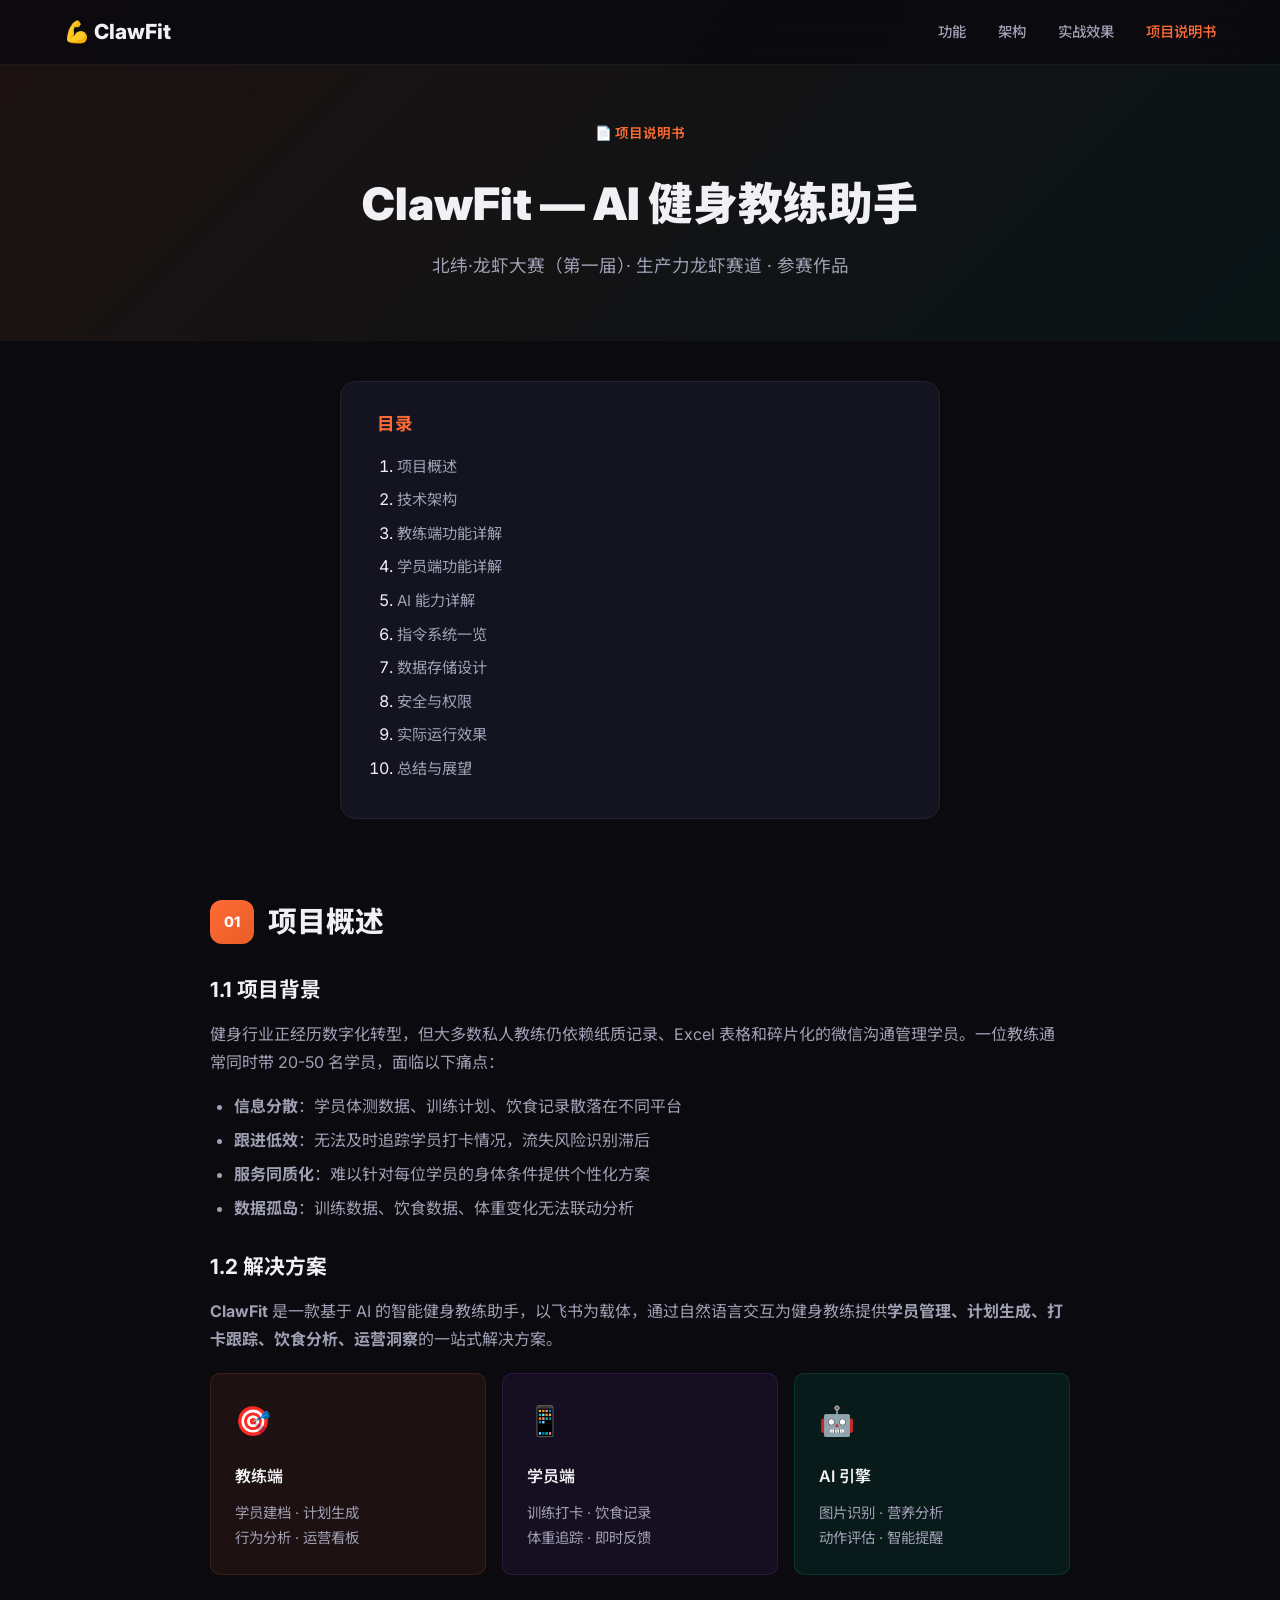
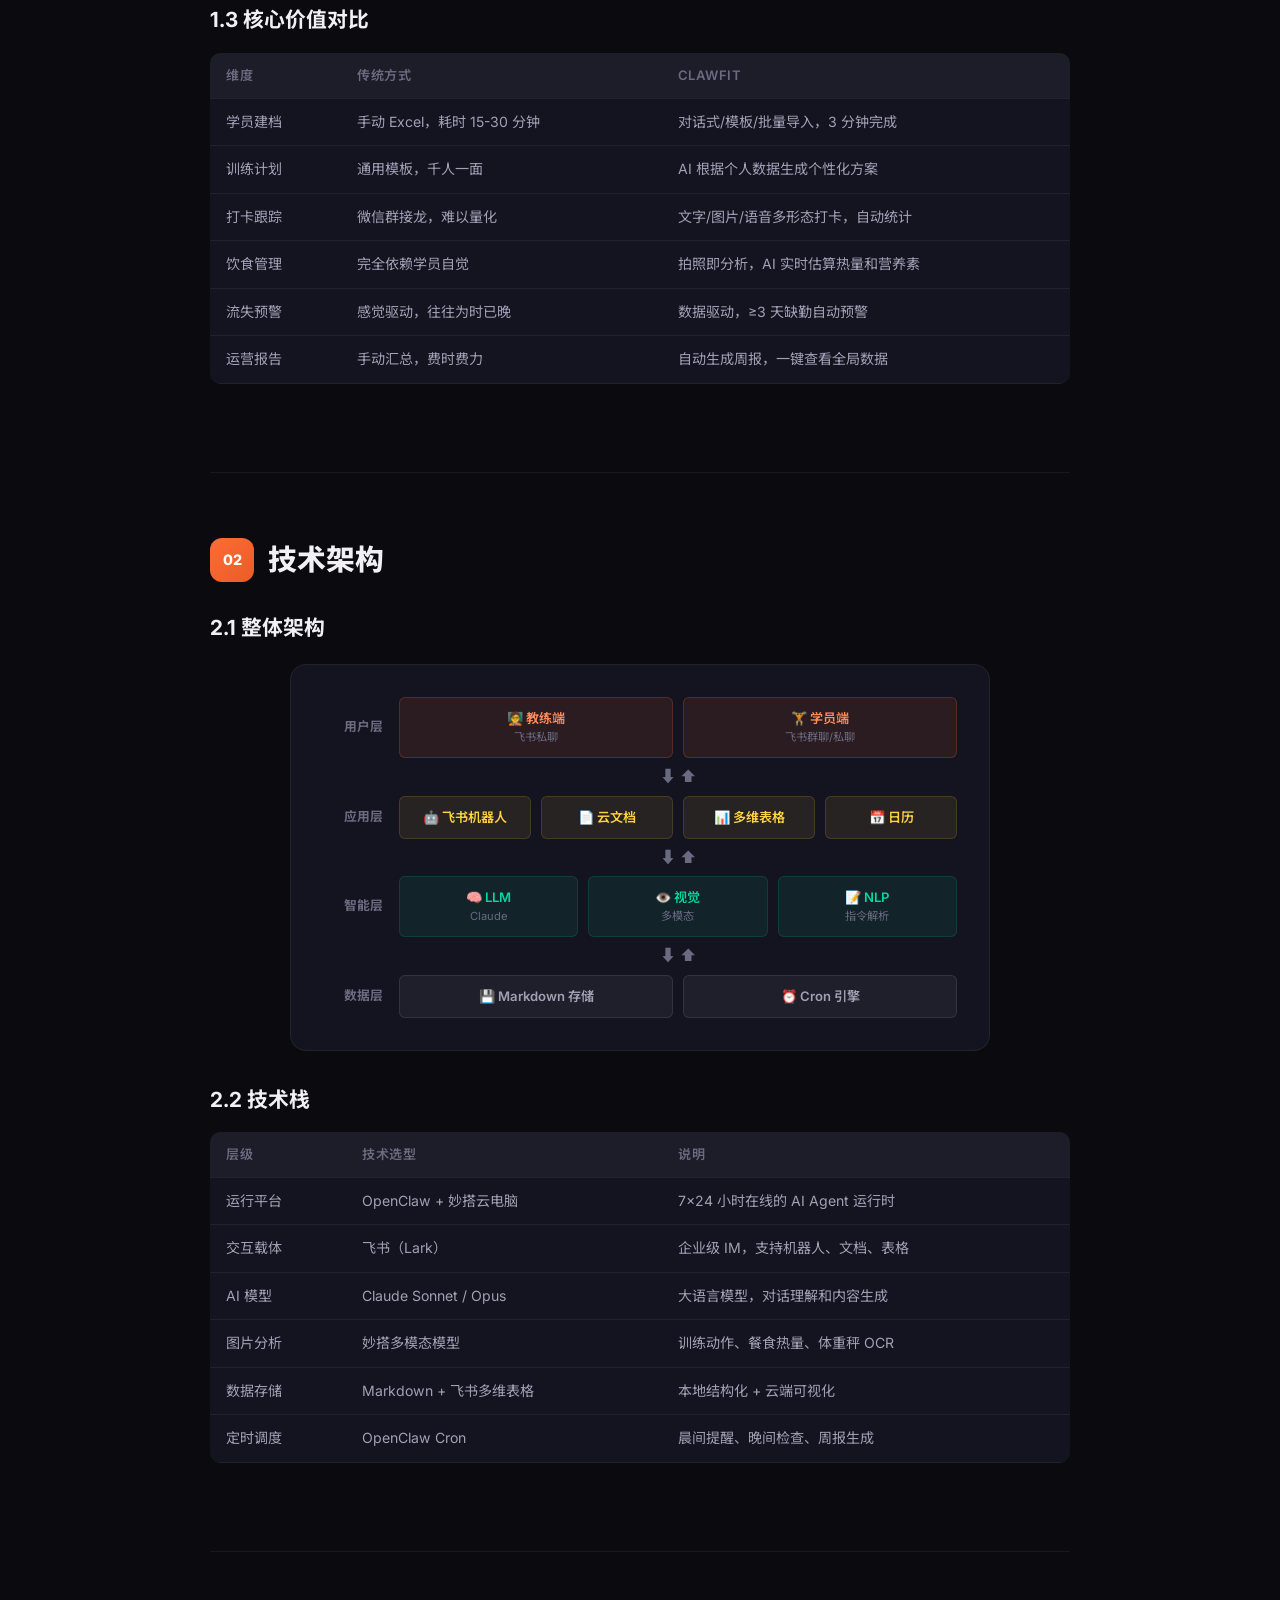
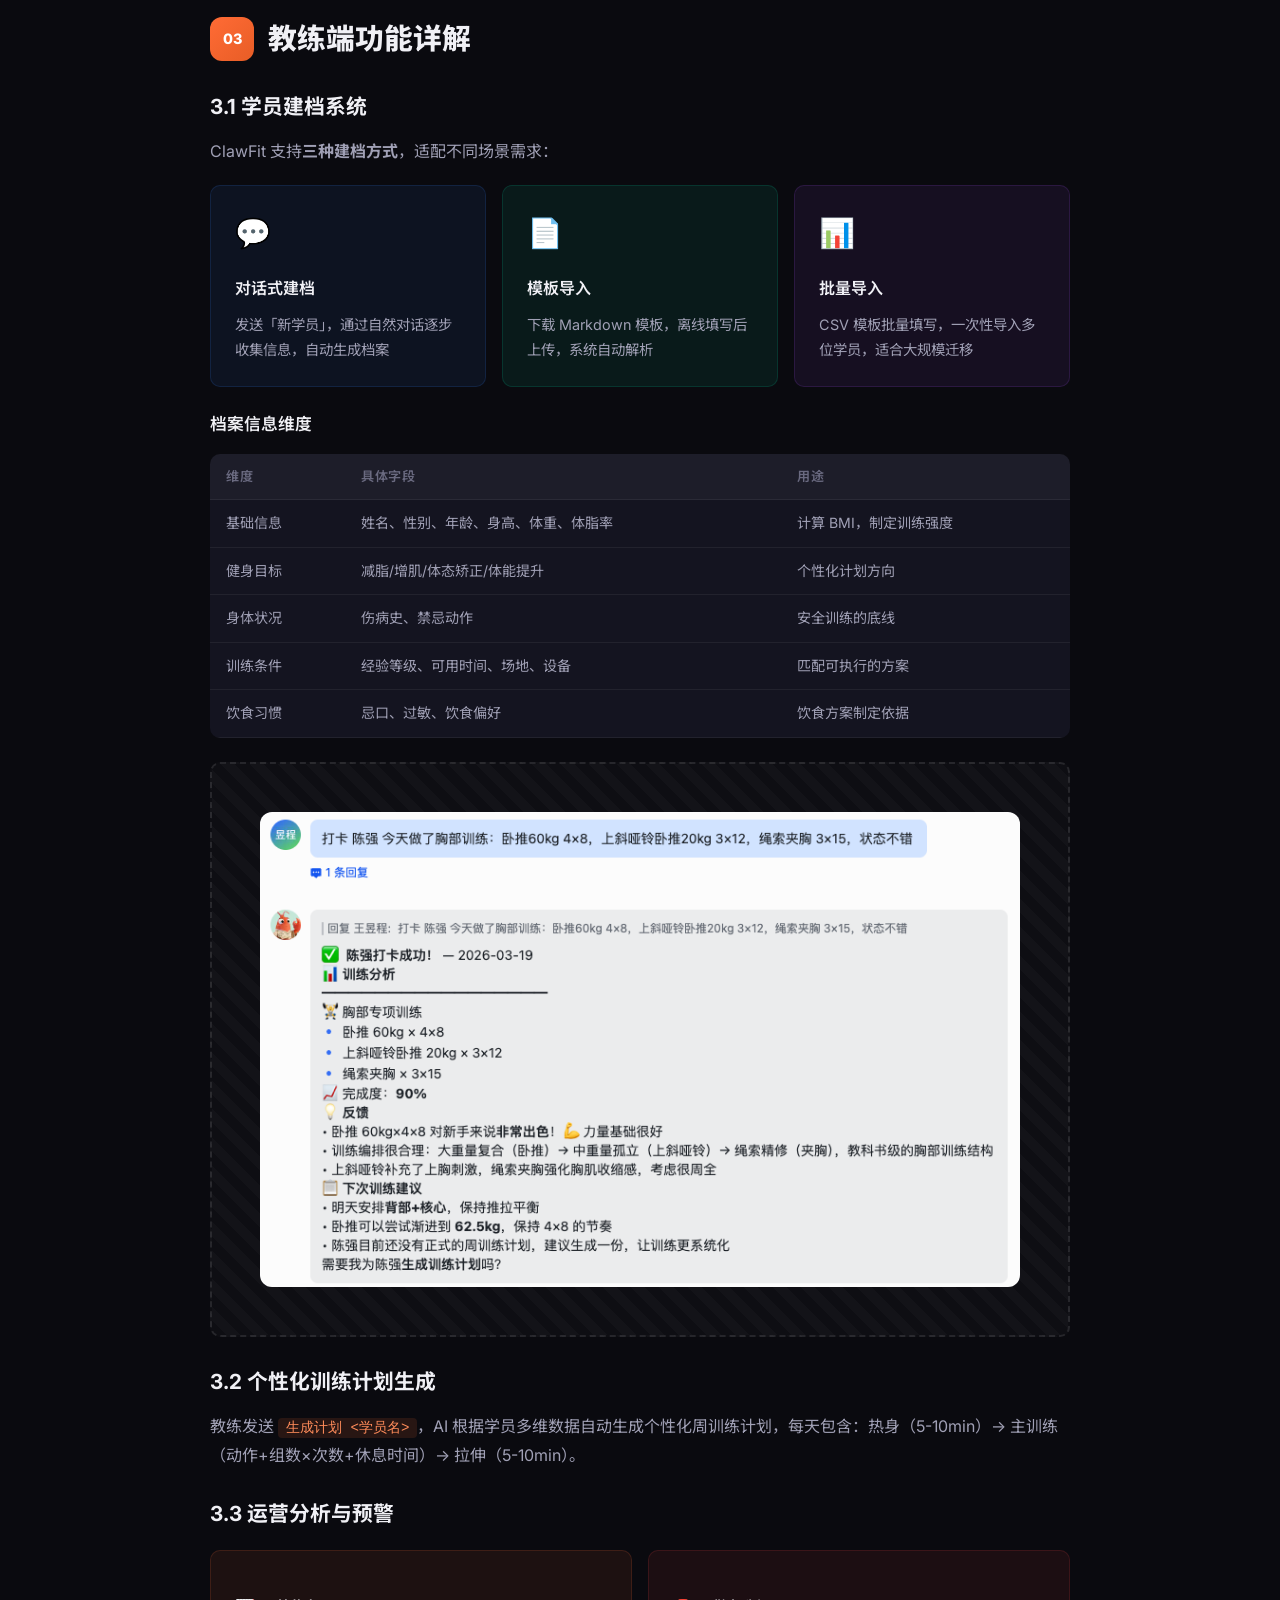
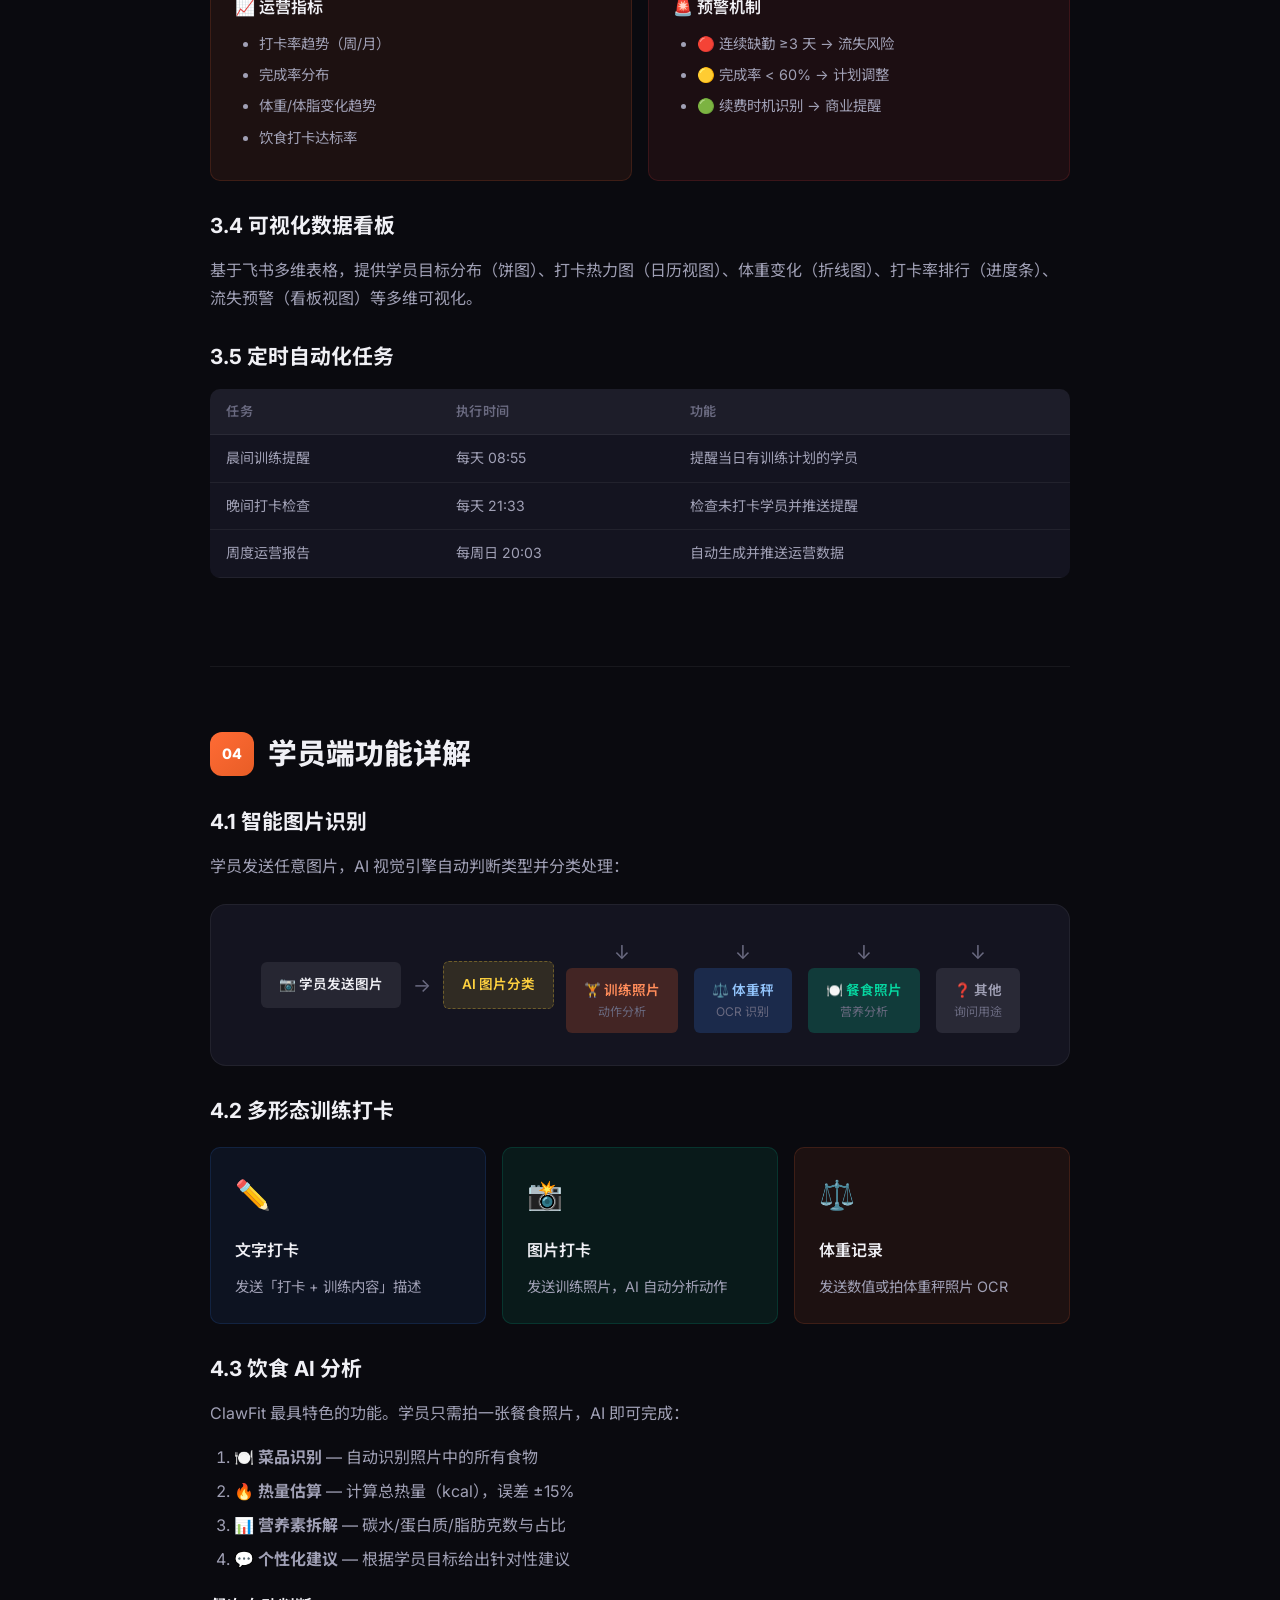
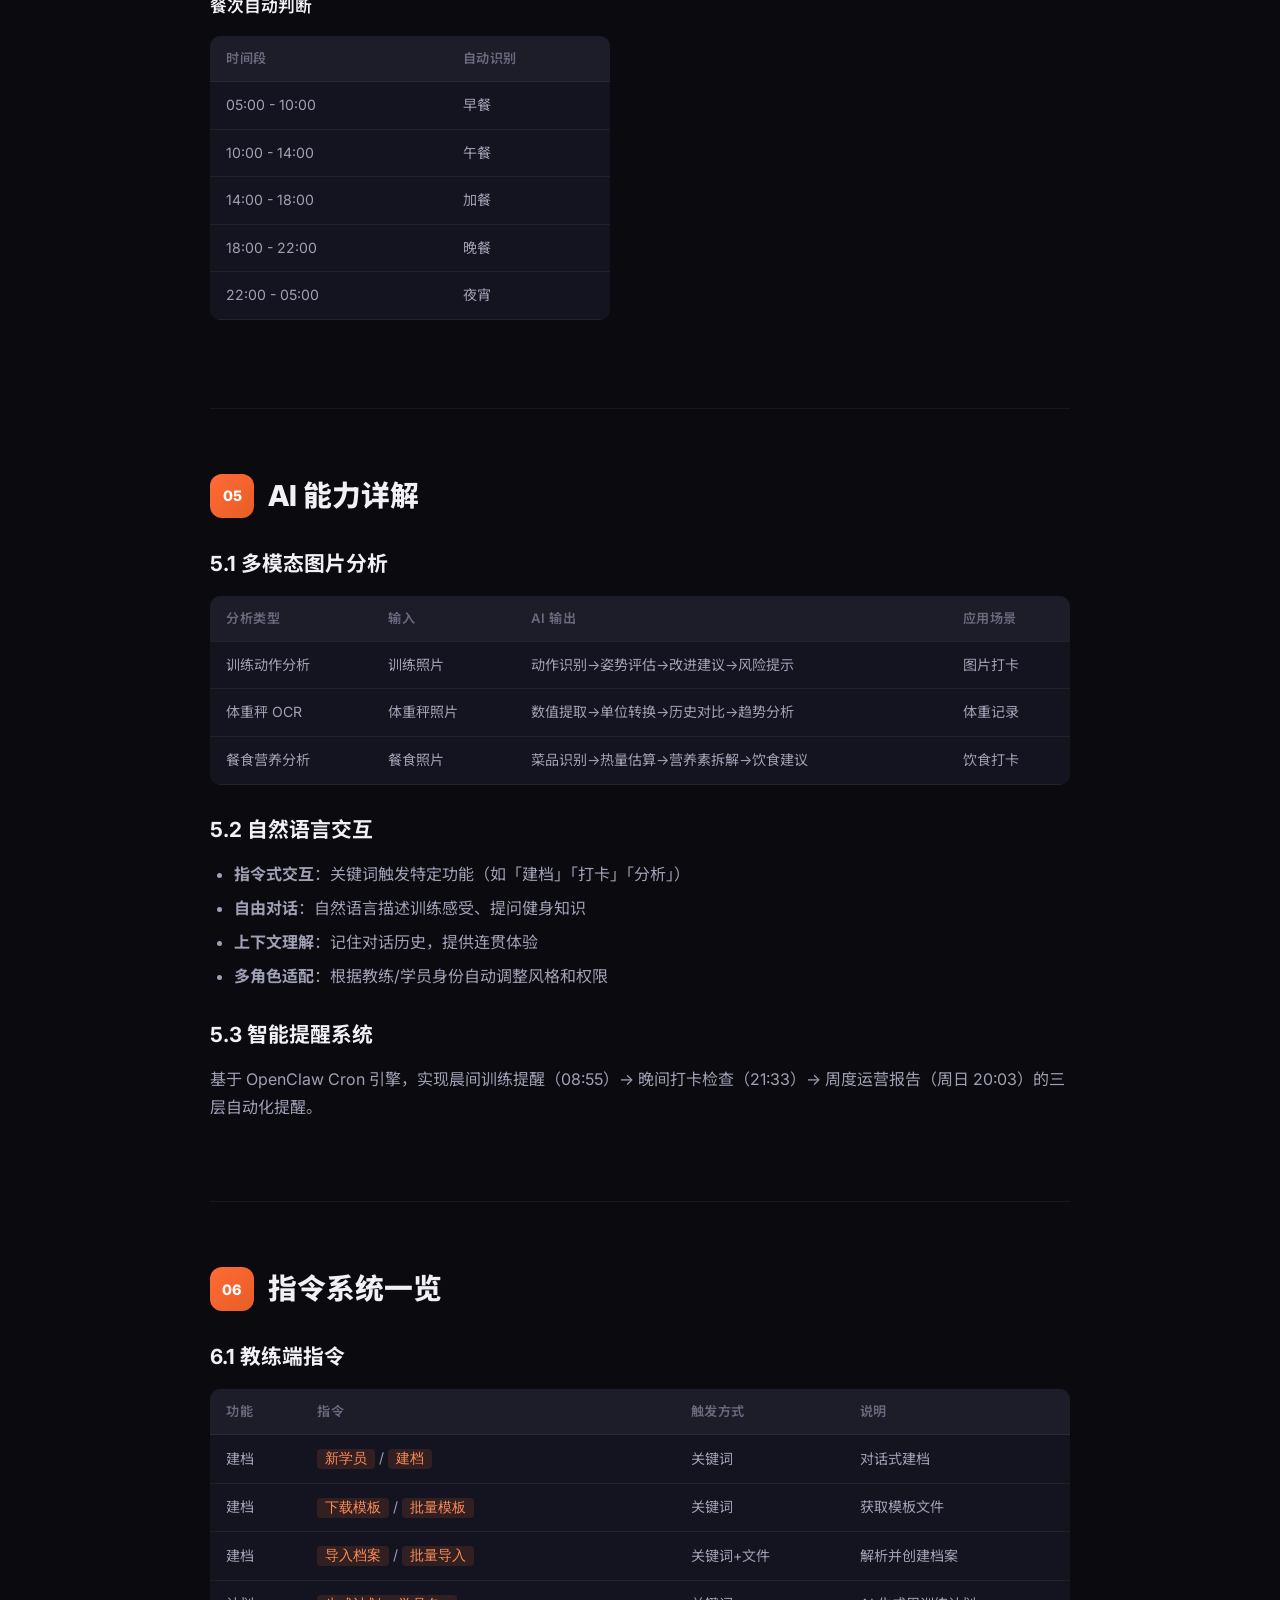
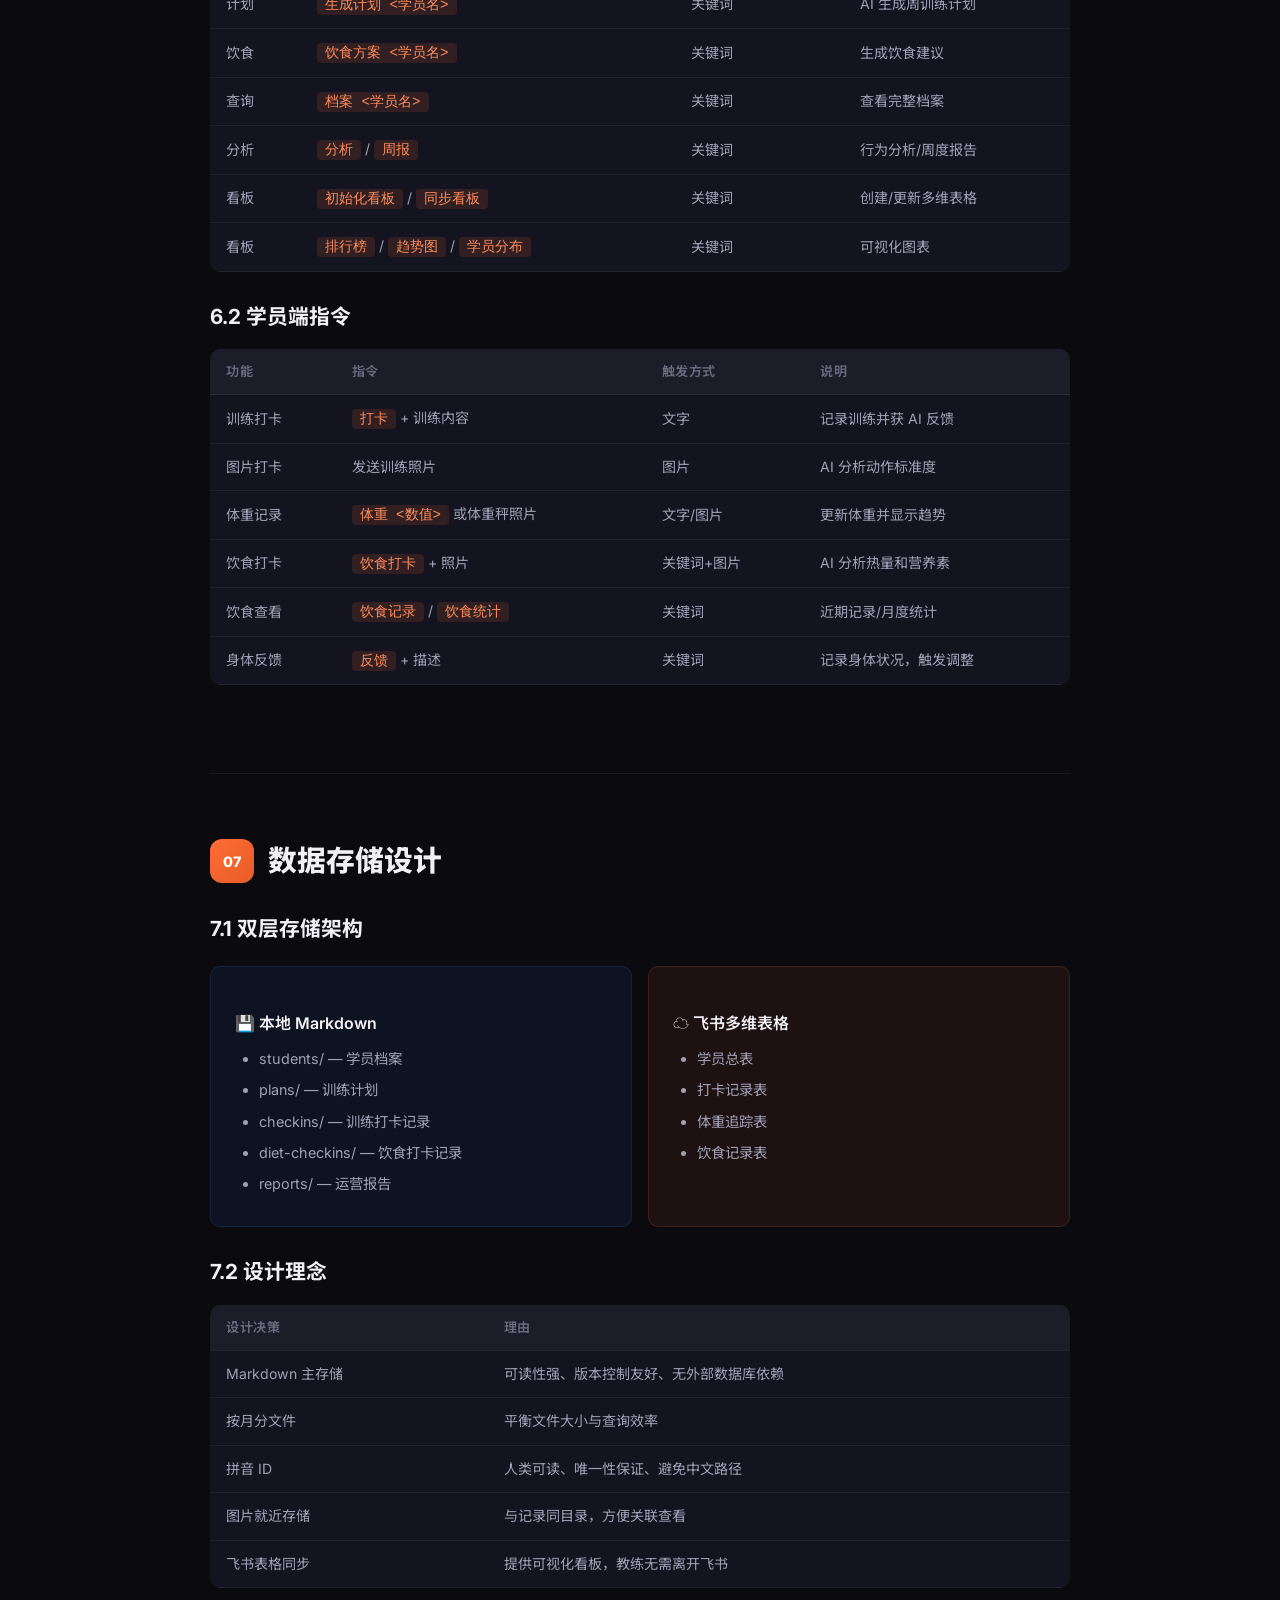
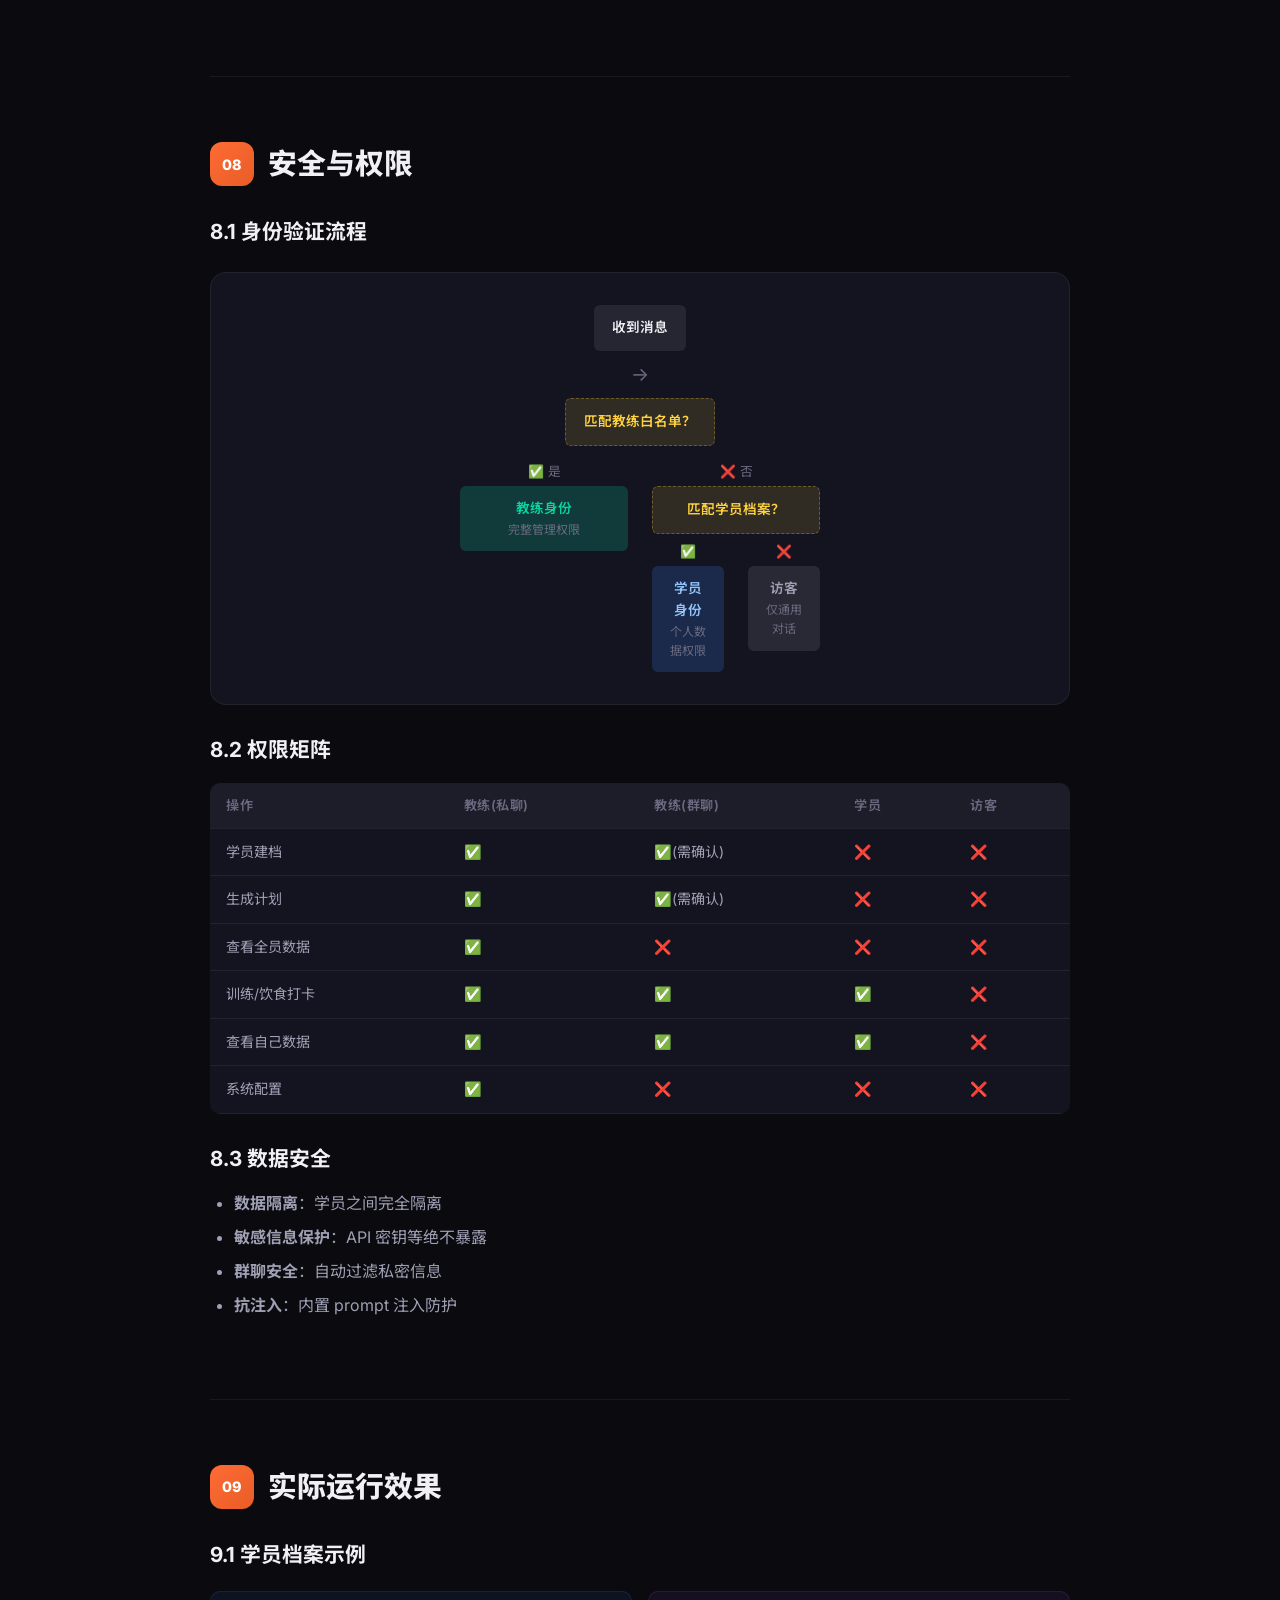
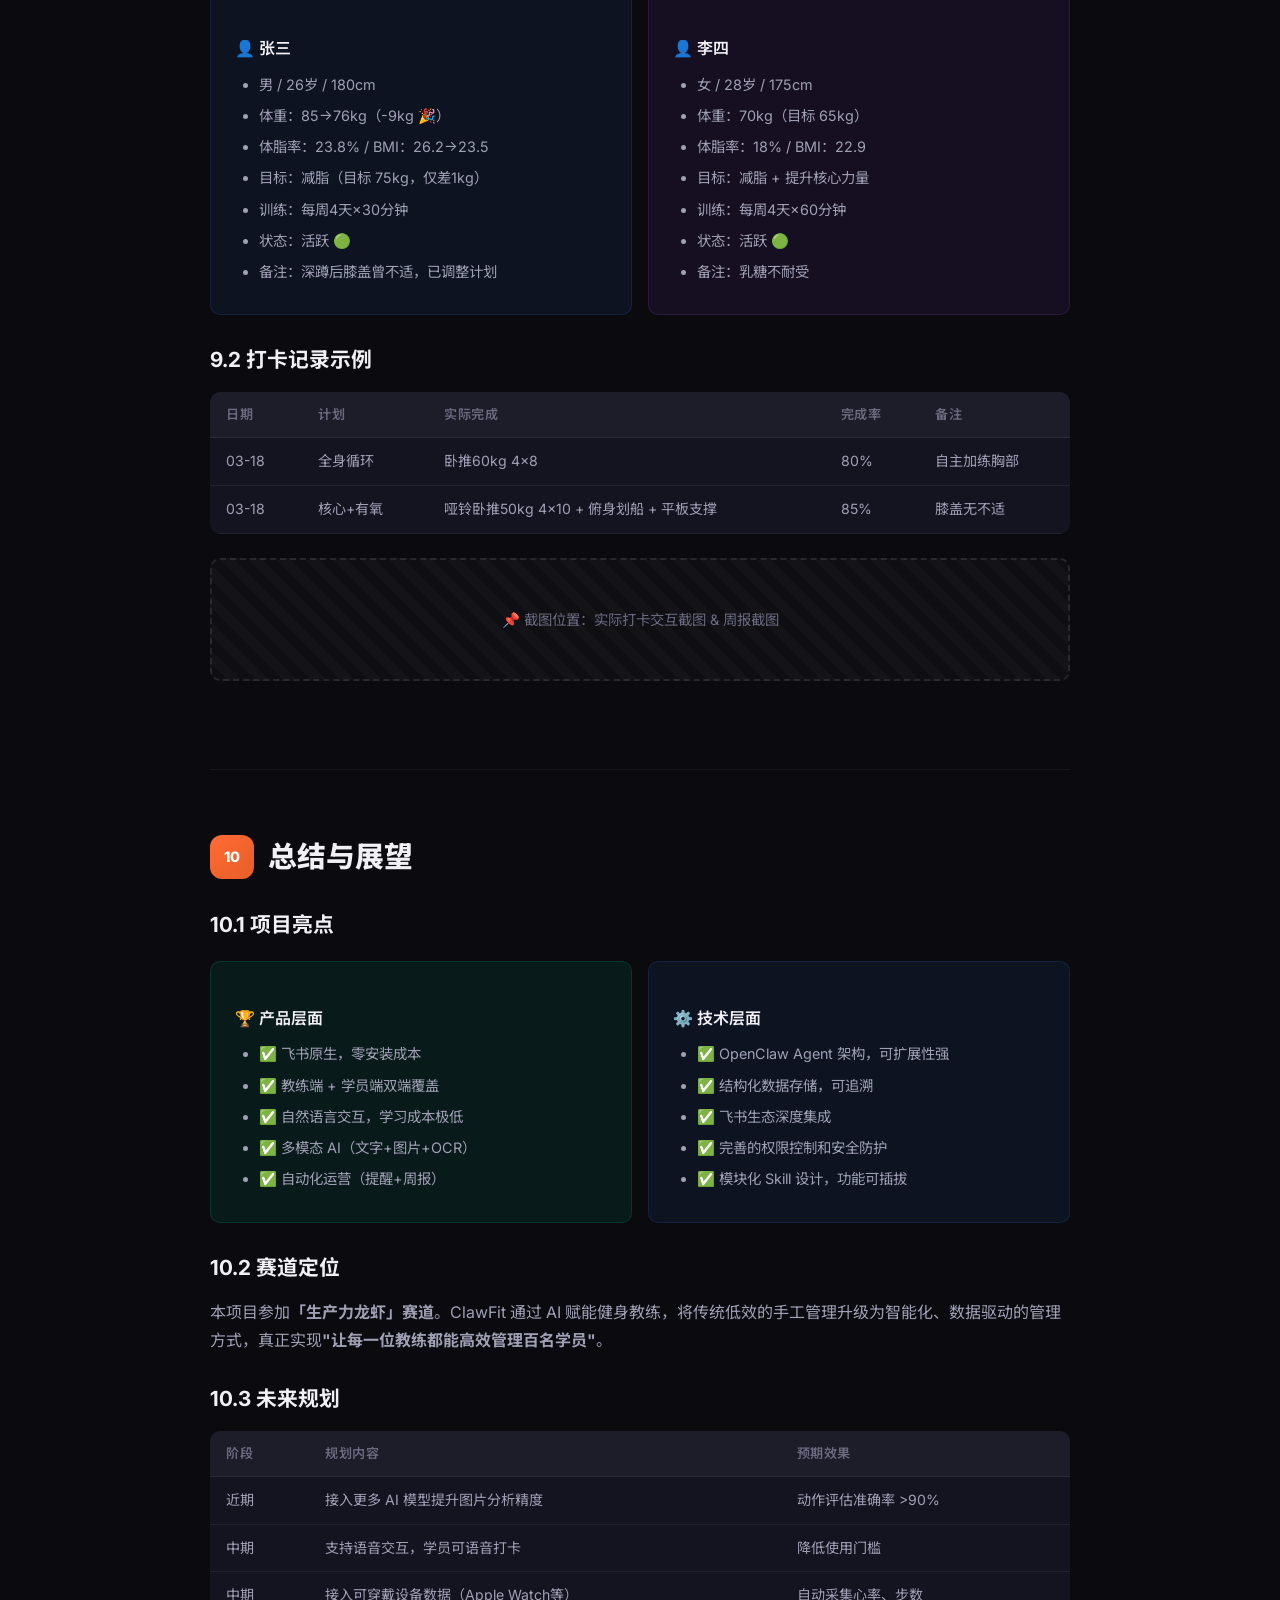
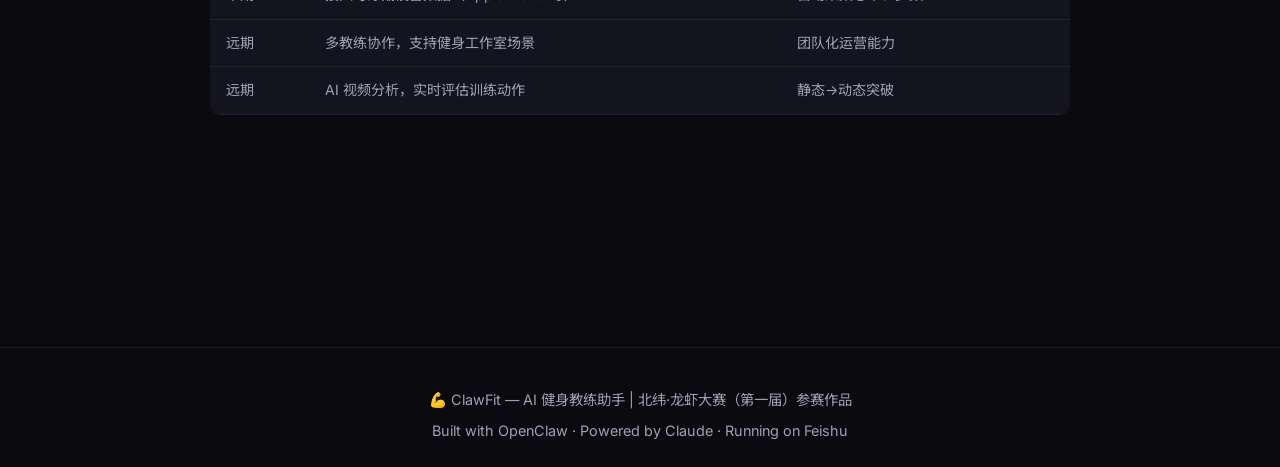
<file: report/index.html>
<!DOCTYPE html>
<html lang="zh-CN">
<head>
  <meta charset="UTF-8">
  <meta name="viewport" content="width=device-width, initial-scale=1.0">
  <title>ClawFit — 项目说明书</title>
  <link rel="stylesheet" href="../css/style.css">
  <link rel="stylesheet" href="../css/report.css">
  <link href="https://fonts.googleapis.com/css2?family=Inter:wght@400;500;600;700;800;900&family=Noto+Sans+SC:wght@400;500;700;900&display=swap" rel="stylesheet">
</head>
<body>
  <!-- Navigation -->
  <nav class="navbar scrolled" id="navbar">
    <div class="nav-container">
      <a href="../" class="nav-logo">💪 ClawFit</a>
      <div class="nav-links">
        <a href="../#features">功能</a>
        <a href="../#architecture">架构</a>
        <a href="../#demo">实战效果</a>
        <a href="./" class="active">项目说明书</a>
      </div>
      <button class="nav-toggle" id="navToggle">☰</button>
    </div>
  </nav>

  <!-- Report Hero -->
  <section class="report-hero">
    <div class="container">
      <div class="report-hero-content">
        <span class="section-tag">📄 项目说明书</span>
        <h1>ClawFit — AI 健身教练助手</h1>
        <p>北纬·龙虾大赛（第一届）· 生产力龙虾赛道 · 参赛作品</p>
      </div>
    </div>
  </section>

  <!-- TOC -->
  <section class="toc-section">
    <div class="container">
      <div class="toc">
        <h3>目录</h3>
        <ol>
          <li><a href="#sec1">项目概述</a></li>
          <li><a href="#sec2">技术架构</a></li>
          <li><a href="#sec3">教练端功能详解</a></li>
          <li><a href="#sec4">学员端功能详解</a></li>
          <li><a href="#sec5">AI 能力详解</a></li>
          <li><a href="#sec6">指令系统一览</a></li>
          <li><a href="#sec7">数据存储设计</a></li>
          <li><a href="#sec8">安全与权限</a></li>
          <li><a href="#sec9">实际运行效果</a></li>
          <li><a href="#sec10">总结与展望</a></li>
        </ol>
      </div>
    </div>
  </section>

  <!-- Report Content -->
  <section class="report-content">
    <div class="container">

      <!-- Section 1 -->
      <div class="doc-section" id="sec1">
        <h2><span class="sec-num">01</span> 项目概述</h2>

        <h3>1.1 项目背景</h3>
        <p>健身行业正经历数字化转型，但大多数私人教练仍依赖纸质记录、Excel 表格和碎片化的微信沟通管理学员。一位教练通常同时带 20-50 名学员，面临以下痛点：</p>
        <ul>
          <li><strong>信息分散</strong>：学员体测数据、训练计划、饮食记录散落在不同平台</li>
          <li><strong>跟进低效</strong>：无法及时追踪学员打卡情况，流失风险识别滞后</li>
          <li><strong>服务同质化</strong>：难以针对每位学员的身体条件提供个性化方案</li>
          <li><strong>数据孤岛</strong>：训练数据、饮食数据、体重变化无法联动分析</li>
        </ul>

        <h3>1.2 解决方案</h3>
        <p><strong>ClawFit</strong> 是一款基于 AI 的智能健身教练助手，以飞书为载体，通过自然语言交互为健身教练提供<strong>学员管理、计划生成、打卡跟踪、饮食分析、运营洞察</strong>的一站式解决方案。</p>

        <div class="highlight-grid three-col">
          <div class="highlight-box orange">
            <div class="hb-icon">🎯</div>
            <h4>教练端</h4>
            <p>学员建档 · 计划生成<br>行为分析 · 运营看板</p>
          </div>
          <div class="highlight-box purple">
            <div class="hb-icon">📱</div>
            <h4>学员端</h4>
            <p>训练打卡 · 饮食记录<br>体重追踪 · 即时反馈</p>
          </div>
          <div class="highlight-box green">
            <div class="hb-icon">🤖</div>
            <h4>AI 引擎</h4>
            <p>图片识别 · 营养分析<br>动作评估 · 智能提醒</p>
          </div>
        </div>

        <h3>1.3 核心价值对比</h3>
        <div class="doc-table">
          <table>
            <thead>
              <tr><th>维度</th><th>传统方式</th><th>ClawFit</th></tr>
            </thead>
            <tbody>
              <tr><td>学员建档</td><td>手动 Excel，耗时 15-30 分钟</td><td>对话式/模板/批量导入，3 分钟完成</td></tr>
              <tr><td>训练计划</td><td>通用模板，千人一面</td><td>AI 根据个人数据生成个性化方案</td></tr>
              <tr><td>打卡跟踪</td><td>微信群接龙，难以量化</td><td>文字/图片/语音多形态打卡，自动统计</td></tr>
              <tr><td>饮食管理</td><td>完全依赖学员自觉</td><td>拍照即分析，AI 实时估算热量和营养素</td></tr>
              <tr><td>流失预警</td><td>感觉驱动，往往为时已晚</td><td>数据驱动，≥3 天缺勤自动预警</td></tr>
              <tr><td>运营报告</td><td>手动汇总，费时费力</td><td>自动生成周报，一键查看全局数据</td></tr>
            </tbody>
          </table>
        </div>
      </div>

      <!-- Section 2 -->
      <div class="doc-section" id="sec2">
        <h2><span class="sec-num">02</span> 技术架构</h2>

        <h3>2.1 整体架构</h3>
        <div class="arch-visual">
          <div class="av-row">
            <div class="av-label">用户层</div>
            <div class="av-items">
              <div class="av-box av-user">🧑‍🏫 教练端<br><small>飞书私聊</small></div>
              <div class="av-box av-user">🏋️ 学员端<br><small>飞书群聊/私聊</small></div>
            </div>
          </div>
          <div class="av-connector">⬇ ⬆</div>
          <div class="av-row">
            <div class="av-label">应用层</div>
            <div class="av-items">
              <div class="av-box av-app">🤖 飞书机器人</div>
              <div class="av-box av-app">📄 云文档</div>
              <div class="av-box av-app">📊 多维表格</div>
              <div class="av-box av-app">📅 日历</div>
            </div>
          </div>
          <div class="av-connector">⬇ ⬆</div>
          <div class="av-row">
            <div class="av-label">智能层</div>
            <div class="av-items">
              <div class="av-box av-ai">🧠 LLM<br><small>Claude</small></div>
              <div class="av-box av-ai">👁️ 视觉<br><small>多模态</small></div>
              <div class="av-box av-ai">📝 NLP<br><small>指令解析</small></div>
            </div>
          </div>
          <div class="av-connector">⬇ ⬆</div>
          <div class="av-row">
            <div class="av-label">数据层</div>
            <div class="av-items">
              <div class="av-box av-data">💾 Markdown 存储</div>
              <div class="av-box av-data">⏰ Cron 引擎</div>
            </div>
          </div>
        </div>

        <h3>2.2 技术栈</h3>
        <div class="doc-table">
          <table>
            <thead>
              <tr><th>层级</th><th>技术选型</th><th>说明</th></tr>
            </thead>
            <tbody>
              <tr><td>运行平台</td><td>OpenClaw + 妙搭云电脑</td><td>7×24 小时在线的 AI Agent 运行时</td></tr>
              <tr><td>交互载体</td><td>飞书（Lark）</td><td>企业级 IM，支持机器人、文档、表格</td></tr>
              <tr><td>AI 模型</td><td>Claude Sonnet / Opus</td><td>大语言模型，对话理解和内容生成</td></tr>
              <tr><td>图片分析</td><td>妙搭多模态模型</td><td>训练动作、餐食热量、体重秤 OCR</td></tr>
              <tr><td>数据存储</td><td>Markdown + 飞书多维表格</td><td>本地结构化 + 云端可视化</td></tr>
              <tr><td>定时调度</td><td>OpenClaw Cron</td><td>晨间提醒、晚间检查、周报生成</td></tr>
            </tbody>
          </table>
        </div>
      </div>

      <!-- Section 3 -->
      <div class="doc-section" id="sec3">
        <h2><span class="sec-num">03</span> 教练端功能详解</h2>

        <h3>3.1 学员建档系统</h3>
        <p>ClawFit 支持<strong>三种建档方式</strong>，适配不同场景需求：</p>
        <div class="highlight-grid three-col">
          <div class="highlight-box blue">
            <div class="hb-icon">💬</div>
            <h4>对话式建档</h4>
            <p>发送「新学员」，通过自然对话逐步收集信息，自动生成档案</p>
          </div>
          <div class="highlight-box green">
            <div class="hb-icon">📄</div>
            <h4>模板导入</h4>
            <p>下载 Markdown 模板，离线填写后上传，系统自动解析</p>
          </div>
          <div class="highlight-box purple">
            <div class="hb-icon">📊</div>
            <h4>批量导入</h4>
            <p>CSV 模板批量填写，一次性导入多位学员，适合大规模迁移</p>
          </div>
        </div>

        <h4>档案信息维度</h4>
        <div class="doc-table">
          <table>
            <thead>
              <tr><th>维度</th><th>具体字段</th><th>用途</th></tr>
            </thead>
            <tbody>
              <tr><td>基础信息</td><td>姓名、性别、年龄、身高、体重、体脂率</td><td>计算 BMI，制定训练强度</td></tr>
              <tr><td>健身目标</td><td>减脂/增肌/体态矫正/体能提升</td><td>个性化计划方向</td></tr>
              <tr><td>身体状况</td><td>伤病史、禁忌动作</td><td>安全训练的底线</td></tr>
              <tr><td>训练条件</td><td>经验等级、可用时间、场地、设备</td><td>匹配可执行的方案</td></tr>
              <tr><td>饮食习惯</td><td>忌口、过敏、饮食偏好</td><td>饮食方案制定依据</td></tr>
            </tbody>
          </table>
        </div>

        <div class="screenshot-placeholder">
          <img src="../images/daka.png" alt="打卡截图" style="max-width:100%;height:auto;border-radius:12px;display:block;margin:0 auto;">
        </div>

        <h3>3.2 个性化训练计划生成</h3>
        <p>教练发送 <code>生成计划 &lt;学员名&gt;</code>，AI 根据学员多维数据自动生成个性化周训练计划，每天包含：热身（5-10min）→ 主训练（动作+组数×次数+休息时间）→ 拉伸（5-10min）。</p>

        <h3>3.3 运营分析与预警</h3>
        <div class="highlight-grid two-col">
          <div class="highlight-box orange">
            <h4>📈 运营指标</h4>
            <ul>
              <li>打卡率趋势（周/月）</li>
              <li>完成率分布</li>
              <li>体重/体脂变化趋势</li>
              <li>饮食打卡达标率</li>
            </ul>
          </div>
          <div class="highlight-box red">
            <h4>🚨 预警机制</h4>
            <ul>
              <li>🔴 连续缺勤 ≥3 天 → 流失风险</li>
              <li>🟡 完成率 &lt; 60% → 计划调整</li>
              <li>🟢 续费时机识别 → 商业提醒</li>
            </ul>
          </div>
        </div>

        <h3>3.4 可视化数据看板</h3>
        <p>基于飞书多维表格，提供学员目标分布（饼图）、打卡热力图（日历视图）、体重变化（折线图）、打卡率排行（进度条）、流失预警（看板视图）等多维可视化。</p>

        <h3>3.5 定时自动化任务</h3>
        <div class="doc-table">
          <table>
            <thead>
              <tr><th>任务</th><th>执行时间</th><th>功能</th></tr>
            </thead>
            <tbody>
              <tr><td>晨间训练提醒</td><td>每天 08:55</td><td>提醒当日有训练计划的学员</td></tr>
              <tr><td>晚间打卡检查</td><td>每天 21:33</td><td>检查未打卡学员并推送提醒</td></tr>
              <tr><td>周度运营报告</td><td>每周日 20:03</td><td>自动生成并推送运营数据</td></tr>
            </tbody>
          </table>
        </div>
      </div>

      <!-- Section 4 -->
      <div class="doc-section" id="sec4">
        <h2><span class="sec-num">04</span> 学员端功能详解</h2>

        <h3>4.1 智能图片识别</h3>
        <p>学员发送任意图片，AI 视觉引擎自动判断类型并分类处理：</p>
        <div class="flow-diagram">
          <div class="flow-node flow-start">📷 学员发送图片</div>
          <div class="flow-arrow">→</div>
          <div class="flow-node flow-decision">AI 图片分类</div>
          <div class="flow-branches">
            <div class="flow-branch">
              <div class="flow-arrow-down">↓</div>
              <div class="flow-node flow-action orange-bg">🏋️ 训练照片<br><small>动作分析</small></div>
            </div>
            <div class="flow-branch">
              <div class="flow-arrow-down">↓</div>
              <div class="flow-node flow-action blue-bg">⚖️ 体重秤<br><small>OCR 识别</small></div>
            </div>
            <div class="flow-branch">
              <div class="flow-arrow-down">↓</div>
              <div class="flow-node flow-action green-bg">🍽️ 餐食照片<br><small>营养分析</small></div>
            </div>
            <div class="flow-branch">
              <div class="flow-arrow-down">↓</div>
              <div class="flow-node flow-action gray-bg">❓ 其他<br><small>询问用途</small></div>
            </div>
          </div>
        </div>

        <h3>4.2 多形态训练打卡</h3>
        <div class="highlight-grid three-col">
          <div class="highlight-box blue">
            <div class="hb-icon">✏️</div>
            <h4>文字打卡</h4>
            <p>发送「打卡 + 训练内容」描述</p>
          </div>
          <div class="highlight-box green">
            <div class="hb-icon">📸</div>
            <h4>图片打卡</h4>
            <p>发送训练照片，AI 自动分析动作</p>
          </div>
          <div class="highlight-box orange">
            <div class="hb-icon">⚖️</div>
            <h4>体重记录</h4>
            <p>发送数值或拍体重秤照片 OCR</p>
          </div>
        </div>

        <h3>4.3 饮食 AI 分析</h3>
        <p>ClawFit 最具特色的功能。学员只需拍一张餐食照片，AI 即可完成：</p>
        <ol>
          <li>🍽️ <strong>菜品识别</strong> — 自动识别照片中的所有食物</li>
          <li>🔥 <strong>热量估算</strong> — 计算总热量（kcal），误差 ±15%</li>
          <li>📊 <strong>营养素拆解</strong> — 碳水/蛋白质/脂肪克数与占比</li>
          <li>💬 <strong>个性化建议</strong> — 根据学员目标给出针对性建议</li>
        </ol>

        <h4>餐次自动判断</h4>
        <div class="doc-table compact">
          <table>
            <thead><tr><th>时间段</th><th>自动识别</th></tr></thead>
            <tbody>
              <tr><td>05:00 - 10:00</td><td>早餐</td></tr>
              <tr><td>10:00 - 14:00</td><td>午餐</td></tr>
              <tr><td>14:00 - 18:00</td><td>加餐</td></tr>
              <tr><td>18:00 - 22:00</td><td>晚餐</td></tr>
              <tr><td>22:00 - 05:00</td><td>夜宵</td></tr>
            </tbody>
          </table>
        </div>
      </div>

      <!-- Section 5 -->
      <div class="doc-section" id="sec5">
        <h2><span class="sec-num">05</span> AI 能力详解</h2>

        <h3>5.1 多模态图片分析</h3>
        <div class="doc-table">
          <table>
            <thead>
              <tr><th>分析类型</th><th>输入</th><th>AI 输出</th><th>应用场景</th></tr>
            </thead>
            <tbody>
              <tr><td>训练动作分析</td><td>训练照片</td><td>动作识别→姿势评估→改进建议→风险提示</td><td>图片打卡</td></tr>
              <tr><td>体重秤 OCR</td><td>体重秤照片</td><td>数值提取→单位转换→历史对比→趋势分析</td><td>体重记录</td></tr>
              <tr><td>餐食营养分析</td><td>餐食照片</td><td>菜品识别→热量估算→营养素拆解→饮食建议</td><td>饮食打卡</td></tr>
            </tbody>
          </table>
        </div>

        <h3>5.2 自然语言交互</h3>
        <ul>
          <li><strong>指令式交互</strong>：关键词触发特定功能（如「建档」「打卡」「分析」）</li>
          <li><strong>自由对话</strong>：自然语言描述训练感受、提问健身知识</li>
          <li><strong>上下文理解</strong>：记住对话历史，提供连贯体验</li>
          <li><strong>多角色适配</strong>：根据教练/学员身份自动调整风格和权限</li>
        </ul>

        <h3>5.3 智能提醒系统</h3>
        <p>基于 OpenClaw Cron 引擎，实现晨间训练提醒（08:55）→ 晚间打卡检查（21:33）→ 周度运营报告（周日 20:03）的三层自动化提醒。</p>
      </div>

      <!-- Section 6 -->
      <div class="doc-section" id="sec6">
        <h2><span class="sec-num">06</span> 指令系统一览</h2>

        <h3>6.1 教练端指令</h3>
        <div class="doc-table">
          <table>
            <thead><tr><th>功能</th><th>指令</th><th>触发方式</th><th>说明</th></tr></thead>
            <tbody>
              <tr><td>建档</td><td><code>新学员</code> / <code>建档</code></td><td>关键词</td><td>对话式建档</td></tr>
              <tr><td>建档</td><td><code>下载模板</code> / <code>批量模板</code></td><td>关键词</td><td>获取模板文件</td></tr>
              <tr><td>建档</td><td><code>导入档案</code> / <code>批量导入</code></td><td>关键词+文件</td><td>解析并创建档案</td></tr>
              <tr><td>计划</td><td><code>生成计划 &lt;学员名&gt;</code></td><td>关键词</td><td>AI 生成周训练计划</td></tr>
              <tr><td>饮食</td><td><code>饮食方案 &lt;学员名&gt;</code></td><td>关键词</td><td>生成饮食建议</td></tr>
              <tr><td>查询</td><td><code>档案 &lt;学员名&gt;</code></td><td>关键词</td><td>查看完整档案</td></tr>
              <tr><td>分析</td><td><code>分析</code> / <code>周报</code></td><td>关键词</td><td>行为分析/周度报告</td></tr>
              <tr><td>看板</td><td><code>初始化看板</code> / <code>同步看板</code></td><td>关键词</td><td>创建/更新多维表格</td></tr>
              <tr><td>看板</td><td><code>排行榜</code> / <code>趋势图</code> / <code>学员分布</code></td><td>关键词</td><td>可视化图表</td></tr>
            </tbody>
          </table>
        </div>

        <h3>6.2 学员端指令</h3>
        <div class="doc-table">
          <table>
            <thead><tr><th>功能</th><th>指令</th><th>触发方式</th><th>说明</th></tr></thead>
            <tbody>
              <tr><td>训练打卡</td><td><code>打卡</code> + 训练内容</td><td>文字</td><td>记录训练并获 AI 反馈</td></tr>
              <tr><td>图片打卡</td><td>发送训练照片</td><td>图片</td><td>AI 分析动作标准度</td></tr>
              <tr><td>体重记录</td><td><code>体重 &lt;数值&gt;</code> 或体重秤照片</td><td>文字/图片</td><td>更新体重并显示趋势</td></tr>
              <tr><td>饮食打卡</td><td><code>饮食打卡</code> + 照片</td><td>关键词+图片</td><td>AI 分析热量和营养素</td></tr>
              <tr><td>饮食查看</td><td><code>饮食记录</code> / <code>饮食统计</code></td><td>关键词</td><td>近期记录/月度统计</td></tr>
              <tr><td>身体反馈</td><td><code>反馈</code> + 描述</td><td>关键词</td><td>记录身体状况，触发调整</td></tr>
            </tbody>
          </table>
        </div>
      </div>

      <!-- Section 7 -->
      <div class="doc-section" id="sec7">
        <h2><span class="sec-num">07</span> 数据存储设计</h2>

        <h3>7.1 双层存储架构</h3>
        <div class="highlight-grid two-col">
          <div class="highlight-box blue">
            <h4>💾 本地 Markdown</h4>
            <ul>
              <li>students/ — 学员档案</li>
              <li>plans/ — 训练计划</li>
              <li>checkins/ — 训练打卡记录</li>
              <li>diet-checkins/ — 饮食打卡记录</li>
              <li>reports/ — 运营报告</li>
            </ul>
          </div>
          <div class="highlight-box orange">
            <h4>☁️ 飞书多维表格</h4>
            <ul>
              <li>学员总表</li>
              <li>打卡记录表</li>
              <li>体重追踪表</li>
              <li>饮食记录表</li>
            </ul>
          </div>
        </div>

        <h3>7.2 设计理念</h3>
        <div class="doc-table">
          <table>
            <thead><tr><th>设计决策</th><th>理由</th></tr></thead>
            <tbody>
              <tr><td>Markdown 主存储</td><td>可读性强、版本控制友好、无外部数据库依赖</td></tr>
              <tr><td>按月分文件</td><td>平衡文件大小与查询效率</td></tr>
              <tr><td>拼音 ID</td><td>人类可读、唯一性保证、避免中文路径</td></tr>
              <tr><td>图片就近存储</td><td>与记录同目录，方便关联查看</td></tr>
              <tr><td>飞书表格同步</td><td>提供可视化看板，教练无需离开飞书</td></tr>
            </tbody>
          </table>
        </div>
      </div>

      <!-- Section 8 -->
      <div class="doc-section" id="sec8">
        <h2><span class="sec-num">08</span> 安全与权限</h2>

        <h3>8.1 身份验证流程</h3>
        <div class="flow-diagram linear">
          <div class="flow-node flow-start">收到消息</div>
          <div class="flow-arrow">→</div>
          <div class="flow-node flow-decision">匹配教练白名单？</div>
          <div class="flow-split">
            <div>
              <span class="flow-label">✅ 是</span>
              <div class="flow-node flow-action green-bg">教练身份<br><small>完整管理权限</small></div>
            </div>
            <div>
              <span class="flow-label">❌ 否</span>
              <div class="flow-node flow-decision">匹配学员档案？</div>
              <div class="flow-split">
                <div>
                  <span class="flow-label">✅</span>
                  <div class="flow-node flow-action blue-bg">学员身份<br><small>个人数据权限</small></div>
                </div>
                <div>
                  <span class="flow-label">❌</span>
                  <div class="flow-node flow-action gray-bg">访客<br><small>仅通用对话</small></div>
                </div>
              </div>
            </div>
          </div>
        </div>

        <h3>8.2 权限矩阵</h3>
        <div class="doc-table">
          <table>
            <thead>
              <tr><th>操作</th><th>教练(私聊)</th><th>教练(群聊)</th><th>学员</th><th>访客</th></tr>
            </thead>
            <tbody>
              <tr><td>学员建档</td><td>✅</td><td>✅(需确认)</td><td>❌</td><td>❌</td></tr>
              <tr><td>生成计划</td><td>✅</td><td>✅(需确认)</td><td>❌</td><td>❌</td></tr>
              <tr><td>查看全员数据</td><td>✅</td><td>❌</td><td>❌</td><td>❌</td></tr>
              <tr><td>训练/饮食打卡</td><td>✅</td><td>✅</td><td>✅</td><td>❌</td></tr>
              <tr><td>查看自己数据</td><td>✅</td><td>✅</td><td>✅</td><td>❌</td></tr>
              <tr><td>系统配置</td><td>✅</td><td>❌</td><td>❌</td><td>❌</td></tr>
            </tbody>
          </table>
        </div>

        <h3>8.3 数据安全</h3>
        <ul>
          <li><strong>数据隔离</strong>：学员之间完全隔离</li>
          <li><strong>敏感信息保护</strong>：API 密钥等绝不暴露</li>
          <li><strong>群聊安全</strong>：自动过滤私密信息</li>
          <li><strong>抗注入</strong>：内置 prompt 注入防护</li>
        </ul>
      </div>

      <!-- Section 9 -->
      <div class="doc-section" id="sec9">
        <h2><span class="sec-num">09</span> 实际运行效果</h2>

        <h3>9.1 学员档案示例</h3>
        <div class="highlight-grid two-col">
          <div class="highlight-box blue">
            <h4>👤 张三</h4>
            <ul>
              <li>男 / 26岁 / 180cm</li>
              <li>体重：85→76kg（-9kg 🎉）</li>
              <li>体脂率：23.8% / BMI：26.2→23.5</li>
              <li>目标：减脂（目标 75kg，仅差1kg）</li>
              <li>训练：每周4天×30分钟</li>
              <li>状态：活跃 🟢</li>
              <li>备注：深蹲后膝盖曾不适，已调整计划</li>
            </ul>
          </div>
          <div class="highlight-box purple">
            <h4>👤 李四</h4>
            <ul>
              <li>女 / 28岁 / 175cm</li>
              <li>体重：70kg（目标 65kg）</li>
              <li>体脂率：18% / BMI：22.9</li>
              <li>目标：减脂 + 提升核心力量</li>
              <li>训练：每周4天×60分钟</li>
              <li>状态：活跃 🟢</li>
              <li>备注：乳糖不耐受</li>
            </ul>
          </div>
        </div>

        <h3>9.2 打卡记录示例</h3>
        <div class="doc-table">
          <table>
            <thead><tr><th>日期</th><th>计划</th><th>实际完成</th><th>完成率</th><th>备注</th></tr></thead>
            <tbody>
              <tr><td>03-18</td><td>全身循环</td><td>卧推60kg 4×8</td><td>80%</td><td>自主加练胸部</td></tr>
              <tr><td>03-18</td><td>核心+有氧</td><td>哑铃卧推50kg 4×10 + 俯身划船 + 平板支撑</td><td>85%</td><td>膝盖无不适</td></tr>
            </tbody>
          </table>
        </div>

        <div class="screenshot-placeholder">
          <span>📌 截图位置：实际打卡交互截图 & 周报截图</span>
        </div>
      </div>

      <!-- Section 10 -->
      <div class="doc-section" id="sec10">
        <h2><span class="sec-num">10</span> 总结与展望</h2>

        <h3>10.1 项目亮点</h3>
        <div class="highlight-grid two-col">
          <div class="highlight-box green">
            <h4>🏆 产品层面</h4>
            <ul>
              <li>✅ 飞书原生，零安装成本</li>
              <li>✅ 教练端 + 学员端双端覆盖</li>
              <li>✅ 自然语言交互，学习成本极低</li>
              <li>✅ 多模态 AI（文字+图片+OCR）</li>
              <li>✅ 自动化运营（提醒+周报）</li>
            </ul>
          </div>
          <div class="highlight-box blue">
            <h4>⚙️ 技术层面</h4>
            <ul>
              <li>✅ OpenClaw Agent 架构，可扩展性强</li>
              <li>✅ 结构化数据存储，可追溯</li>
              <li>✅ 飞书生态深度集成</li>
              <li>✅ 完善的权限控制和安全防护</li>
              <li>✅ 模块化 Skill 设计，功能可插拔</li>
            </ul>
          </div>
        </div>

        <h3>10.2 赛道定位</h3>
        <p>本项目参加<strong>「生产力龙虾」赛道</strong>。ClawFit 通过 AI 赋能健身教练，将传统低效的手工管理升级为智能化、数据驱动的管理方式，真正实现<strong>"让每一位教练都能高效管理百名学员"</strong>。</p>

        <h3>10.3 未来规划</h3>
        <div class="doc-table">
          <table>
            <thead><tr><th>阶段</th><th>规划内容</th><th>预期效果</th></tr></thead>
            <tbody>
              <tr><td>近期</td><td>接入更多 AI 模型提升图片分析精度</td><td>动作评估准确率 &gt;90%</td></tr>
              <tr><td>中期</td><td>支持语音交互，学员可语音打卡</td><td>降低使用门槛</td></tr>
              <tr><td>中期</td><td>接入可穿戴设备数据（Apple Watch等）</td><td>自动采集心率、步数</td></tr>
              <tr><td>远期</td><td>多教练协作，支持健身工作室场景</td><td>团队化运营能力</td></tr>
              <tr><td>远期</td><td>AI 视频分析，实时评估训练动作</td><td>静态→动态突破</td></tr>
            </tbody>
          </table>
        </div>
      </div>

    </div>
  </section>

  <!-- Footer -->
  <footer class="footer">
    <div class="container">
      <p>💪 ClawFit — AI 健身教练助手 | 北纬·龙虾大赛（第一届）参赛作品</p>
      <p class="footer-sub">Built with OpenClaw · Powered by Claude · Running on Feishu</p>
    </div>
  </footer>

  <script src="../js/main.js"></script>
</body>
</html>
</file>
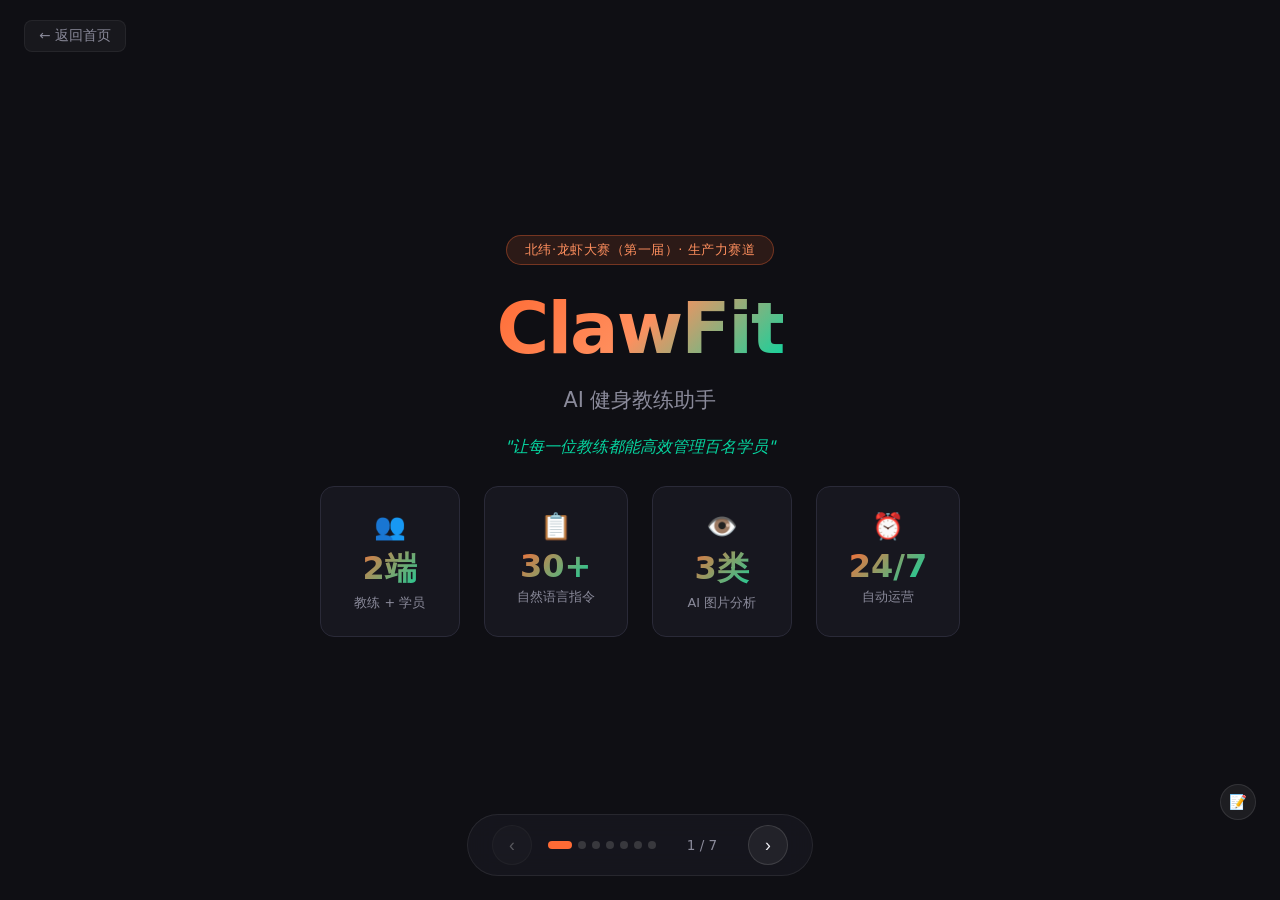
<file: slides/index.html>
<!DOCTYPE html>
<html lang="zh-CN">
<head>
  <meta charset="UTF-8">
  <meta name="viewport" content="width=device-width, initial-scale=1.0">
  <title>ClawFit · 演示幻灯片</title>
  <style>
    :root {
      --bg: #0f0f14;
      --bg2: #17171f;
      --bg3: #1f1f2b;
      --primary: #FF6B35;
      --primary-light: #FF8F5E;
      --secondary: #06D6A0;
      --accent: #FFD23F;
      --text: #f0f0f5;
      --text2: #8a8a9a;
      --border: #2a2a38;
    }
    * { box-sizing: border-box; margin: 0; padding: 0; }
    body {
      background: var(--bg); color: var(--text);
      font-family: system-ui, -apple-system, 'PingFang SC', 'Microsoft YaHei', sans-serif;
      overflow: hidden; height: 100vh;
    }

    /* Slide container */
    .slides-wrapper {
      position: relative; width: 100vw; height: 100vh; overflow: hidden;
    }
    .slide {
      position: absolute; inset: 0;
      display: flex; flex-direction: column; justify-content: center; align-items: center;
      padding: 60px 80px; text-align: center;
      opacity: 0; transform: translateX(60px);
      transition: opacity .5s ease, transform .5s ease;
      pointer-events: none;
    }
    .slide.active {
      opacity: 1; transform: translateX(0); pointer-events: auto;
    }
    .slide.exit-left {
      opacity: 0; transform: translateX(-60px);
    }

    /* ── Slide Typography ── */
    .slide-badge {
      display: inline-block; padding: 5px 18px; border-radius: 20px;
      font-size: 13px; letter-spacing: .04em; margin-bottom: 24px;
      background: rgba(255,107,53,.12); border: 1px solid rgba(255,107,53,.35); color: var(--primary-light);
    }
    .slide h1 {
      font-size: 4.5rem; font-weight: 900; letter-spacing: -2px; line-height: 1.1; margin-bottom: 16px;
      background: linear-gradient(135deg, #FF6B35, #FF8F5E, #06D6A0);
      -webkit-background-clip: text; -webkit-text-fill-color: transparent; background-clip: text;
    }
    .slide h2 {
      font-size: 2.8rem; font-weight: 800; margin-bottom: 20px; line-height: 1.2;
    }
    .slide h2 .gradient {
      background: linear-gradient(135deg, var(--primary), var(--secondary));
      -webkit-background-clip: text; -webkit-text-fill-color: transparent; background-clip: text;
    }
    .slide .subtitle { font-size: 1.3rem; color: var(--text2); max-width: 700px; line-height: 1.6; margin-bottom: 20px; }
    .slide .tagline { font-size: 1rem; color: var(--secondary); font-style: italic; }

    /* Pain items */
    .pain-list {
      display: grid; grid-template-columns: repeat(2, 1fr); gap: 16px;
      max-width: 800px; margin: 24px auto 0; text-align: left;
    }
    .pain-item {
      background: var(--bg2); border: 1px solid var(--border); border-radius: 12px;
      padding: 18px 20px; display: flex; gap: 12px; align-items: flex-start;
    }
    .pain-item .pi-icon { font-size: 1.4rem; flex-shrink: 0; }
    .pain-item .pi-text { font-size: .95rem; color: var(--text2); line-height: 1.5; }
    .pain-item strong { color: var(--text); }

    /* Feature grid */
    .feat-grid {
      display: grid; grid-template-columns: repeat(3, 1fr); gap: 16px;
      max-width: 900px; margin: 28px auto 0; text-align: left;
    }
    .feat-card {
      background: var(--bg2); border: 1px solid var(--border); border-radius: 12px;
      padding: 20px; display: flex; flex-direction: column; gap: 8px;
    }
    .feat-card .fc-icon { font-size: 1.6rem; }
    .feat-card .fc-title { font-size: 1rem; font-weight: 700; }
    .feat-card .fc-desc { font-size: .85rem; color: var(--text2); line-height: 1.5; }
    .feat-card.coach { border-left: 3px solid var(--primary); }
    .feat-card.student { border-left: 3px solid var(--secondary); }
    .feat-label {
      display: inline-block; padding: 4px 14px; border-radius: 20px;
      font-size: .8rem; font-weight: 700; margin-bottom: 8px;
    }
    .feat-label.orange { background: rgba(255,107,53,.12); color: var(--primary-light); }
    .feat-label.green { background: rgba(6,214,160,.12); color: var(--secondary); }

    /* Architecture flow */
    .arch-row {
      display: flex; align-items: center; justify-content: center; gap: 0;
      margin: 12px 0; flex-wrap: nowrap;
    }
    .arch-node {
      padding: 14px 20px; border-radius: 10px; font-size: .9rem; font-weight: 600;
      text-align: center; border: 1px solid var(--border);
    }
    .arch-node small { display: block; font-size: .7rem; color: var(--text2); font-weight: 400; margin-top: 2px; }
    .arch-node.user { background: rgba(255,107,53,.1); border-color: rgba(255,107,53,.3); color: var(--primary-light); }
    .arch-node.app { background: rgba(255,210,63,.08); border-color: rgba(255,210,63,.2); color: var(--accent); }
    .arch-node.ai { background: rgba(6,214,160,.1); border-color: rgba(6,214,160,.3); color: var(--secondary); }
    .arch-node.data { background: rgba(59,130,246,.08); border-color: rgba(59,130,246,.2); color: #79c0ff; }
    .arch-arrow { color: var(--text2); font-size: 1.2rem; padding: 0 10px; }

    /* Mini chat demo */
    .demo-row {
      display: grid; grid-template-columns: repeat(2, 1fr); gap: 16px;
      max-width: 860px; margin: 24px auto 0; text-align: left;
    }
    .demo-box {
      background: var(--bg2); border: 1px solid var(--border); border-radius: 12px;
      padding: 16px 18px;
    }
    .demo-box-title { font-size: .85rem; font-weight: 700; margin-bottom: 10px; display: flex; gap: 6px; align-items: center; }
    .demo-msg { display: flex; gap: 8px; margin-bottom: 6px; align-items: flex-start; }
    .demo-av { width: 22px; height: 22px; border-radius: 50%; font-size: 11px; display: flex; align-items: center; justify-content: center; flex-shrink: 0; }
    .demo-av.human { background: rgba(255,107,53,.15); }
    .demo-av.bot { background: rgba(6,214,160,.15); }
    .demo-bbl { padding: 6px 10px; border-radius: 8px; font-size: .8rem; line-height: 1.5; max-width: 90%; }
    .demo-bbl.h { background: rgba(255,255,255,.06); color: var(--text); }
    .demo-bbl.b { background: rgba(6,214,160,.06); border: 1px solid rgba(6,214,160,.12); color: var(--text); }
    .demo-bbl strong { color: var(--secondary); }

    /* Stats row */
    .stats-row {
      display: flex; gap: 24px; justify-content: center; margin: 28px 0;
    }
    .s-card {
      background: var(--bg2); border: 1px solid var(--border); border-radius: 14px;
      padding: 24px 32px; text-align: center; min-width: 140px;
    }
    .s-card .s-icon { font-size: 1.6rem; margin-bottom: 6px; }
    .s-card .s-num {
      font-size: 2rem; font-weight: 800;
      background: linear-gradient(135deg, var(--primary), var(--secondary));
      -webkit-background-clip: text; -webkit-text-fill-color: transparent; background-clip: text;
    }
    .s-card .s-label { font-size: .8rem; color: var(--text2); margin-top: 4px; }

    /* Highlight list */
    .hl-grid {
      display: grid; grid-template-columns: repeat(3, 1fr); gap: 16px;
      max-width: 800px; margin: 24px auto 0;
    }
    .hl-card {
      background: var(--bg2); border: 1px solid var(--border); border-radius: 12px;
      padding: 24px; text-align: center;
    }
    .hl-card .hl-icon { font-size: 2rem; margin-bottom: 8px; }
    .hl-card .hl-title { font-size: 1rem; font-weight: 700; margin-bottom: 6px; }
    .hl-card .hl-desc { font-size: .85rem; color: var(--text2); line-height: 1.5; }

    /* Final CTA */
    .final-links { display: flex; gap: 14px; justify-content: center; margin-top: 28px; }
    .final-link {
      padding: 12px 28px; border-radius: 10px; font-size: .95rem; font-weight: 700;
      text-decoration: none; transition: all .3s;
    }
    .final-link.primary {
      background: linear-gradient(135deg, var(--primary), #E85D26); color: #fff;
    }
    .final-link.secondary {
      background: rgba(255,255,255,.06); border: 1px solid rgba(255,255,255,.12); color: var(--text);
    }
    .final-link:hover { transform: translateY(-2px); box-shadow: 0 6px 20px rgba(0,0,0,.3); }

    /* ── Controls ── */
    .slide-controls {
      position: fixed; bottom: 24px; left: 50%; transform: translateX(-50%);
      display: flex; align-items: center; gap: 16px; z-index: 100;
      background: rgba(23,23,31,.9); backdrop-filter: blur(12px);
      padding: 10px 24px; border-radius: 100px; border: 1px solid rgba(255,255,255,.08);
    }
    .slide-btn {
      width: 40px; height: 40px; border-radius: 50%; border: 1px solid rgba(255,255,255,.12);
      background: rgba(255,255,255,.06); color: var(--text); font-size: 1.1rem;
      cursor: pointer; display: flex; align-items: center; justify-content: center;
      transition: all .2s;
    }
    .slide-btn:hover { background: rgba(255,255,255,.12); }
    .slide-btn:disabled { opacity: .3; cursor: default; }
    .slide-counter { font-size: .85rem; color: var(--text2); min-width: 60px; text-align: center; }
    .slide-dots { display: flex; gap: 6px; }
    .slide-dot {
      width: 8px; height: 8px; border-radius: 50%; background: rgba(255,255,255,.15);
      cursor: pointer; transition: all .2s;
    }
    .slide-dot.active { background: var(--primary); width: 24px; border-radius: 4px; }

    /* ── Speaker Notes (hover bottom-right) ── */
    .speaker-notes {
      position: fixed; bottom: 80px; right: 24px; z-index: 100;
      max-width: 320px; padding: 16px 20px;
      background: rgba(23,23,31,.95); backdrop-filter: blur(12px);
      border: 1px solid rgba(255,255,255,.08); border-radius: 12px;
      font-size: .82rem; color: var(--text2); line-height: 1.6;
      opacity: 0; transform: translateY(8px);
      transition: all .3s; pointer-events: none;
    }
    .speaker-notes.visible { opacity: 1; transform: translateY(0); pointer-events: auto; }
    .notes-toggle {
      position: fixed; bottom: 80px; right: 24px; z-index: 101;
      width: 36px; height: 36px; border-radius: 50%;
      background: rgba(255,255,255,.06); border: 1px solid rgba(255,255,255,.1);
      color: var(--text2); font-size: .9rem; cursor: pointer;
      display: flex; align-items: center; justify-content: center;
      transition: all .2s;
    }
    .notes-toggle:hover { background: rgba(255,255,255,.12); }
    .notes-toggle.on { background: rgba(255,107,53,.15); color: var(--primary-light); border-color: rgba(255,107,53,.3); }

    /* Back link */
    .back-link {
      position: fixed; top: 20px; left: 24px; z-index: 100;
      color: var(--text2); text-decoration: none; font-size: .85rem;
      display: flex; align-items: center; gap: 6px;
      padding: 6px 14px; border-radius: 8px;
      background: rgba(255,255,255,.04); border: 1px solid rgba(255,255,255,.06);
      transition: all .2s;
    }
    .back-link:hover { background: rgba(255,255,255,.08); color: var(--text); }
  </style>
</head>
<body>

<a href="../" class="back-link">← 返回首页</a>

<div class="slides-wrapper" id="slidesWrapper">

  <!-- Slide 1: Title -->
  <div class="slide active" data-notes="开场：介绍项目名称和定位。ClawFit 是一个基于 OpenClaw 构建的 AI 健身教练助手，运行在飞书平台上。">
    <div class="slide-badge">北纬·龙虾大赛（第一届）· 生产力赛道</div>
    <h1>ClawFit</h1>
    <div class="subtitle">AI 健身教练助手</div>
    <div class="tagline">"让每一位教练都能高效管理百名学员"</div>
    <div class="stats-row">
      <div class="s-card"><div class="s-icon">👥</div><div class="s-num">2端</div><div class="s-label">教练 + 学员</div></div>
      <div class="s-card"><div class="s-icon">📋</div><div class="s-num">30+</div><div class="s-label">自然语言指令</div></div>
      <div class="s-card"><div class="s-icon">👁️</div><div class="s-num">3类</div><div class="s-label">AI 图片分析</div></div>
      <div class="s-card"><div class="s-icon">⏰</div><div class="s-num">24/7</div><div class="s-label">自动运营</div></div>
    </div>
  </div>

  <!-- Slide 2: Pain Points -->
  <div class="slide" data-notes="痛点分析：健身教练普遍面临的管理难题。这些问题在学员超过 10 人时尤为明显，传统方式无法 scale。">
    <h2>健身教练的<span class="gradient">日常困境</span></h2>
    <div class="subtitle">学员超过 10 人，管理就开始失控</div>
    <div class="pain-list">
      <div class="pain-item"><div class="pi-icon">📋</div><div class="pi-text"><strong>信息散乱</strong><br>体测数据、训练计划、伤病记录分散在微信、笔记、Excel 各处</div></div>
      <div class="pain-item"><div class="pi-icon">⏰</div><div class="pi-text"><strong>跟进困难</strong><br>谁该打卡没打？谁的膝盖不舒服？全凭教练记忆</div></div>
      <div class="pain-item"><div class="pi-icon">📊</div><div class="pi-text"><strong>效果难量化</strong><br>学员到底进步了没？缺乏系统性的数据追踪和分析</div></div>
      <div class="pain-item"><div class="pi-icon">💸</div><div class="pi-text"><strong>续费难决策</strong><br>不知道哪些学员即将流失，续费时机全靠感觉</div></div>
    </div>
  </div>

  <!-- Slide 3: Solution Overview -->
  <div class="slide" data-notes="解决方案：ClawFit 通过飞书聊天界面提供全链路服务，教练和学员都不需要学习新工具。">
    <h2>ClawFit 的<span class="gradient">解决方案</span></h2>
    <div class="subtitle">以飞书为载体，AI 驱动全链路管理</div>
    <div class="arch-row" style="margin-top:28px;">
      <div class="arch-node user">🧑‍🏫 教练<small>飞书私聊</small></div>
      <div class="arch-arrow">⇄</div>
      <div class="arch-node app">🤖 飞书机器人<small>消息路由</small></div>
      <div class="arch-arrow">⇄</div>
      <div class="arch-node ai">🧠 AI 引擎<small>Claude + 多模态</small></div>
      <div class="arch-arrow">⇄</div>
      <div class="arch-node data">💾 数据层<small>Markdown + Bitable</small></div>
    </div>
    <div class="arch-row">
      <div class="arch-node user">🏋️ 学员<small>群聊/私聊</small></div>
      <div class="arch-arrow">⇄</div>
      <div class="arch-node app">📸 多模态入口<small>图片自动识别</small></div>
      <div class="arch-arrow">⇄</div>
      <div class="arch-node ai">⏰ Cron 调度<small>定时提醒/周报</small></div>
      <div class="arch-arrow">⇄</div>
      <div class="arch-node data">📊 飞书套件<small>文档·表格·日历</small></div>
    </div>
  </div>

  <!-- Slide 4: Coach-side Features -->
  <div class="slide" data-notes="教练端功能：涵盖从学员建档到运营分析的完整管理闭环。所有操作都通过自然语言指令完成。">
    <h2>教练端<span class="gradient">核心功能</span></h2>
    <div class="feat-grid">
      <div class="feat-card coach"><div class="fc-icon">📋</div><div class="fc-title">智能建档</div><div class="fc-desc">对话/模板/批量三种方式<br>自动生成结构化档案</div></div>
      <div class="feat-card coach"><div class="fc-icon">📝</div><div class="fc-title">训练计划生成</div><div class="fc-desc">基于学员数据 AI 生成<br>个性化周训练计划</div></div>
      <div class="feat-card coach"><div class="fc-icon">🍽️</div><div class="fc-title">饮食方案</div><div class="fc-desc">热量/宏量素目标<br>训练日/休息日差异化</div></div>
      <div class="feat-card coach"><div class="fc-icon">📊</div><div class="fc-title">行为分析</div><div class="fc-desc">打卡率·连续缺勤预警<br>续费时机建议</div></div>
      <div class="feat-card coach"><div class="fc-icon">📈</div><div class="fc-title">数据看板</div><div class="fc-desc">飞书多维表格集成<br>目标分布·趋势·排行</div></div>
      <div class="feat-card coach"><div class="fc-icon">⏰</div><div class="fc-title">定时任务</div><div class="fc-desc">08:55 晨提醒 · 21:33 晚检查<br>周日 20:03 自动周报</div></div>
    </div>
  </div>

  <!-- Slide 5: Student-side Features -->
  <div class="slide" data-notes="学员端功能：学员通过飞书直接与 ClawFit 交互。最大亮点是三类图片 AI 分析能力。">
    <h2>学员端<span class="gradient">核心功能</span></h2>
    <div class="feat-grid">
      <div class="feat-card student"><div class="fc-icon">📸</div><div class="fc-title">AI 动作分析</div><div class="fc-desc">上传训练照片<br>姿势评估 + 改进建议</div></div>
      <div class="feat-card student"><div class="fc-icon">🍜</div><div class="fc-title">饮食 AI 分析</div><div class="fc-desc">餐食拍照 → 菜品识别<br>热量 + 三大营养素拆解</div></div>
      <div class="feat-card student"><div class="fc-icon">⚖️</div><div class="fc-title">体重 OCR</div><div class="fc-desc">拍体重秤照片<br>自动识别 + 趋势对比</div></div>
      <div class="feat-card student"><div class="fc-icon">💬</div><div class="fc-title">训练打卡</div><div class="fc-desc">文字/照片多种方式<br>即时 AI 反馈</div></div>
      <div class="feat-card student"><div class="fc-icon">🩺</div><div class="fc-title">身体反馈</div><div class="fc-desc">报告不适 → 标记伤病<br>自动调整训练计划</div></div>
      <div class="feat-card student"><div class="fc-icon">🔄</div><div class="fc-title">角色切换</div><div class="fc-desc">单账号演示教练/学员<br>飞书 ID 身份绑定</div></div>
    </div>
  </div>

  <!-- Slide 6: Real Demo -->
  <div class="slide" data-notes="真实运行效果展示：四个核心场景的对话截取。这些都是系统实际运行时的交互记录。">
    <h2>真实运行<span class="gradient">效果展示</span></h2>
    <div class="demo-row">
      <div class="demo-box">
        <div class="demo-box-title">📋 对话式建档</div>
        <div class="demo-msg"><div class="demo-av human">🧑‍🏫</div><div class="demo-bbl h">新学员</div></div>
        <div class="demo-msg"><div class="demo-av bot">💪</div><div class="demo-bbl b">好的！开始新学员建档 📋 请告诉我学员的基本信息…</div></div>
        <div class="demo-msg"><div class="demo-av human">🧑‍🏫</div><div class="demo-bbl h">陈强，男，26岁，180cm/85kg</div></div>
        <div class="demo-msg"><div class="demo-av bot">💪</div><div class="demo-bbl b">✅ <strong>档案创建完成！</strong> BMI: 26.2 · 目标: 75kg</div></div>
      </div>
      <div class="demo-box">
        <div class="demo-box-title">💬 训练打卡反馈</div>
        <div class="demo-msg"><div class="demo-av human">🏋️</div><div class="demo-bbl h">打卡 胸部训练：卧推60kg 4×8</div></div>
        <div class="demo-msg"><div class="demo-av bot">💪</div><div class="demo-bbl b">✅ <strong>打卡成功！</strong> 完成度: 90%<br>卧推60kg对新手非常出色！💪</div></div>
      </div>
      <div class="demo-box">
        <div class="demo-box-title">🍽️ 餐食 AI 分析</div>
        <div class="demo-msg"><div class="demo-av human">🏋️</div><div class="demo-bbl h">📷 [餐食照片]</div></div>
        <div class="demo-msg"><div class="demo-av bot">💪</div><div class="demo-bbl b">🍽️ 识别：番茄鸡蛋面+煎蛋+青菜<br>🔥 <strong>~520 kcal</strong><br>碳水65g · 蛋白18g · 脂肪21g</div></div>
      </div>
      <div class="demo-box">
        <div class="demo-box-title">⚖️ 体重秤 OCR</div>
        <div class="demo-msg"><div class="demo-av human">🏋️</div><div class="demo-bbl h">📷 [体重秤照片]</div></div>
        <div class="demo-msg"><div class="demo-av bot">💪</div><div class="demo-bbl b">⚖️ 识别: <strong>76.0 kg</strong><br>变化: -9.0 kg ⬇️🎉<br>距目标仅差 1kg！</div></div>
      </div>
    </div>
  </div>

  <!-- Slide 7: Highlights & Summary -->
  <div class="slide" data-notes="项目亮点总结：零 GUI 开发，纯对话式交互。教练+学员双端覆盖。三类多模态 AI 分析。最后感谢评委和 OpenClaw 团队。">
    <h2>项目<span class="gradient">亮点</span></h2>
    <div class="hl-grid">
      <div class="hl-card"><div class="hl-icon">🎯</div><div class="hl-title">零 GUI 开发</div><div class="hl-desc">纯对话式交互<br>飞书即前端</div></div>
      <div class="hl-card"><div class="hl-icon">🔄</div><div class="hl-title">双端覆盖</div><div class="hl-desc">教练管理 + 学员自助<br>同一系统两种视角</div></div>
      <div class="hl-card"><div class="hl-icon">📸</div><div class="hl-title">多模态 AI</div><div class="hl-desc">训练姿势 · 餐食营养<br>体重 OCR 三类分析</div></div>
    </div>
    <div style="margin-top: 40px;">
      <div class="tagline" style="font-size:1.2rem;">💪 ClawFit — 让 AI 成为教练的超级助手</div>
      <div style="color: var(--text2); font-size: .9rem; margin-top: 8px;">Built with OpenClaw · Powered by Claude · Running on Feishu</div>
    </div>
    <div class="final-links">
      <a href="../report/" class="final-link primary">📄 项目说明书</a>
      <a href="../poster/" class="final-link secondary">🎨 项目海报</a>
      <a href="../" class="final-link secondary">🏠 返回首页</a>
    </div>
  </div>

</div>

<!-- Controls -->
<div class="slide-controls">
  <button class="slide-btn" id="prevBtn" disabled>‹</button>
  <div class="slide-dots" id="slideDots"></div>
  <span class="slide-counter" id="slideCounter">1 / 7</span>
  <button class="slide-btn" id="nextBtn">›</button>
</div>

<!-- Notes toggle -->
<button class="notes-toggle" id="notesToggle" title="演讲者备注">📝</button>
<div class="speaker-notes" id="speakerNotes"></div>

<script>
(() => {
  const slides = document.querySelectorAll('.slide');
  const dots = document.getElementById('slideDots');
  const counter = document.getElementById('slideCounter');
  const prevBtn = document.getElementById('prevBtn');
  const nextBtn = document.getElementById('nextBtn');
  const notesEl = document.getElementById('speakerNotes');
  const notesToggle = document.getElementById('notesToggle');
  let current = 0;
  let showNotes = false;

  // Create dots
  slides.forEach((_, i) => {
    const dot = document.createElement('div');
    dot.className = 'slide-dot' + (i === 0 ? ' active' : '');
    dot.addEventListener('click', () => goTo(i));
    dots.appendChild(dot);
  });

  function goTo(index) {
    if (index < 0 || index >= slides.length || index === current) return;
    slides[current].classList.remove('active');
    slides[current].classList.add('exit-left');
    setTimeout(() => slides[current === index ? current : current].classList.remove('exit-left'), 500);

    const prev = current;
    current = index;
    slides[current].classList.add('active');

    // Cleanup
    setTimeout(() => { slides[prev].classList.remove('exit-left'); }, 500);

    updateUI();
  }

  function updateUI() {
    counter.textContent = `${current + 1} / ${slides.length}`;
    prevBtn.disabled = current === 0;
    nextBtn.disabled = current === slides.length - 1;
    dots.querySelectorAll('.slide-dot').forEach((d, i) => d.classList.toggle('active', i === current));
    notesEl.textContent = slides[current].dataset.notes || '';
  }

  prevBtn.addEventListener('click', () => goTo(current - 1));
  nextBtn.addEventListener('click', () => goTo(current + 1));

  // Keyboard
  document.addEventListener('keydown', e => {
    if (e.key === 'ArrowRight' || e.key === ' ') { e.preventDefault(); goTo(current + 1); }
    if (e.key === 'ArrowLeft') { e.preventDefault(); goTo(current - 1); }
    if (e.key === 'n' || e.key === 'N') { notesToggle.click(); }
  });

  // Notes toggle
  notesToggle.addEventListener('click', () => {
    showNotes = !showNotes;
    notesEl.classList.toggle('visible', showNotes);
    notesToggle.classList.toggle('on', showNotes);
  });

  // Init
  notesEl.textContent = slides[0].dataset.notes || '';
  updateUI();
})();
</script>

</body>
</html>
</file>
<file: css/style.css>
/* ============================================
   ClawFit — CSS
   Vibrant fitness theme with energetic colors
   ============================================ */

:root {
  /* Primary palette — energetic orange-red gradient */
  --c-primary: #FF6B35;
  --c-primary-dark: #E85D26;
  --c-primary-light: #FF8C5A;
  --c-accent: #FFD23F;
  --c-accent-dark: #F5C518;

  /* Secondary — cool teal for contrast */
  --c-secondary: #06D6A0;
  --c-secondary-dark: #05B88A;

  /* Backgrounds */
  --c-bg: #0A0A0F;
  --c-bg-card: #141420;
  --c-bg-card-hover: #1A1A2E;
  --c-bg-surface: #1E1E30;

  /* Text */
  --c-text: #F0F0F5;
  --c-text-secondary: #A0A0B5;
  --c-text-muted: #6A6A80;

  /* Chat */
  --c-chat-user: #2D2D4A;
  --c-chat-bot: #1A2E1A;
  --c-chat-bg: #0D0D15;

  /* Nutrition bars */
  --c-carbs: #FFD23F;
  --c-protein: #FF6B6B;
  --c-fat: #FF9F43;

  /* Misc */
  --radius: 16px;
  --radius-sm: 10px;
  --radius-xs: 6px;
  --shadow: 0 4px 24px rgba(0,0,0,.3);
  --transition: .3s cubic-bezier(.4,0,.2,1);

  /* Fonts */
  --font: 'Inter', 'Noto Sans SC', -apple-system, sans-serif;
}

*, *::before, *::after { box-sizing: border-box; margin: 0; padding: 0; }

html { scroll-behavior: smooth; font-size: 16px; }

body {
  font-family: var(--font);
  background: var(--c-bg);
  color: var(--c-text);
  line-height: 1.6;
  overflow-x: hidden;
}

a { color: var(--c-primary); text-decoration: none; transition: var(--transition); }
a:hover { color: var(--c-primary-light); }

img { max-width: 100%; }

.container { max-width: 1200px; margin: 0 auto; padding: 0 24px; }

/* ---- Navbar ---- */
.navbar {
  position: fixed; top: 0; left: 0; right: 0; z-index: 100;
  background: rgba(10,10,15,.85);
  backdrop-filter: blur(20px);
  border-bottom: 1px solid rgba(255,255,255,.06);
  transition: var(--transition);
}
.navbar.scrolled { background: rgba(10,10,15,.95); }
.nav-container {
  max-width: 1200px; margin: 0 auto;
  padding: 0 24px; height: 64px;
  display: flex; align-items: center; justify-content: space-between;
}
.nav-logo { font-size: 1.3rem; font-weight: 800; color: var(--c-text); }
.nav-logo:hover { color: var(--c-primary); }
.nav-links { display: flex; gap: 32px; }
.nav-links a { color: var(--c-text-secondary); font-size: .9rem; font-weight: 500; }
.nav-links a:hover { color: var(--c-primary); }
.nav-toggle { display: none; background: none; border: none; color: var(--c-text); font-size: 1.5rem; cursor: pointer; }

/* ---- Hero ---- */
.hero {
  min-height: 100vh; display: flex; flex-direction: column;
  align-items: center; justify-content: center;
  text-align: center; position: relative; padding: 120px 24px 80px;
}
.hero-bg { position: absolute; inset: 0; overflow: hidden; z-index: 0; }
.gradient-orb {
  position: absolute; border-radius: 50%; filter: blur(120px); opacity: .35;
}
.orb-1 { width: 600px; height: 600px; top: -100px; left: -150px; background: var(--c-primary); animation: float 8s ease-in-out infinite; }
.orb-2 { width: 500px; height: 500px; bottom: -50px; right: -100px; background: var(--c-secondary); animation: float 10s ease-in-out infinite reverse; }
.orb-3 { width: 300px; height: 300px; top: 40%; left: 50%; background: var(--c-accent); animation: float 12s ease-in-out infinite; }

@keyframes float {
  0%,100% { transform: translate(0,0); }
  50% { transform: translate(30px,-30px); }
}

.hero-content { position: relative; z-index: 1; }
.hero-badge {
  display: inline-block; padding: 8px 20px; border-radius: 100px;
  background: rgba(255,107,53,.15); border: 1px solid rgba(255,107,53,.3);
  font-size: .85rem; font-weight: 600; color: var(--c-primary-light);
  margin-bottom: 32px;
}
.hero-title { font-size: 4.5rem; font-weight: 900; line-height: 1.1; margin-bottom: 16px; }
.title-gradient {
  background: linear-gradient(135deg, var(--c-primary), var(--c-accent), var(--c-secondary));
  -webkit-background-clip: text; -webkit-text-fill-color: transparent;
  background-clip: text;
}
.hero-subtitle {
  font-size: 1.5rem; color: var(--c-text-secondary); margin-bottom: 16px; font-weight: 500;
}
.hero-desc { font-size: 1rem; color: var(--c-text-muted); line-height: 1.8; margin-bottom: 40px; }

.hero-stats {
  display: flex; justify-content: center; gap: 48px; margin-bottom: 40px;
}
.stat-item { text-align: center; }
.stat-number {
  font-size: 2.5rem; font-weight: 900;
  background: linear-gradient(135deg, var(--c-primary), var(--c-accent));
  -webkit-background-clip: text; -webkit-text-fill-color: transparent;
}
.stat-label { font-size: .85rem; color: var(--c-text-muted); margin-top: 4px; }

/* Hero feature tags */
.hero-tags {
  display: flex; gap: 10px; justify-content: center; flex-wrap: wrap; margin-bottom: 28px;
}
.hero-tag {
  padding: 6px 18px; border-radius: 100px; font-size: .85rem; font-weight: 600;
  background: rgba(255,255,255,.06); color: var(--c-text-secondary);
  border: 1px solid rgba(255,255,255,.1);
}

.hero-cta { display: flex; gap: 16px; justify-content: center; flex-wrap: wrap; }

.hero-resource-links {
  margin-top: 24px;
  display: flex;
  justify-content: center;
  flex-wrap: wrap;
  gap: 14px;
}
.hero-resource-btn {
  min-width: 170px;
  padding: 14px 22px;
  border-radius: 12px;
  font-weight: 700;
  font-size: 1rem;
  color: var(--c-text);
  background: rgba(255,255,255,.06);
  border: 1px solid rgba(255,255,255,.1);
  text-align: center;
  box-shadow: 0 8px 24px rgba(0,0,0,.25);
}
.hero-resource-btn:hover {
  transform: translateY(-2px);
  background: rgba(255,255,255,.12);
  color: #fff;
}
.hero-resource-btn-primary {
  background: linear-gradient(135deg, #4f46e5, #2563eb);
  border-color: transparent;
}
.hero-resource-btn-primary:hover {
  background: linear-gradient(135deg, #6366f1, #3b82f6);
}

.scroll-hint {
  position: absolute; bottom: 32px; left: 50%; transform: translateX(-50%);
  color: var(--c-text-muted); font-size: .85rem; animation: bounce 2s infinite;
}
@keyframes bounce {
  0%,100% { transform: translateX(-50%) translateY(0); }
  50% { transform: translateX(-50%) translateY(8px); }
}

/* ---- Buttons ---- */
.btn {
  display: inline-flex; align-items: center; padding: 12px 28px;
  border-radius: 100px; font-weight: 600; font-size: .95rem;
  transition: var(--transition); cursor: pointer; border: none;
}
.btn-primary {
  background: linear-gradient(135deg, var(--c-primary), var(--c-primary-dark));
  color: #fff; box-shadow: 0 4px 20px rgba(255,107,53,.3);
}
.btn-primary:hover { transform: translateY(-2px); box-shadow: 0 6px 28px rgba(255,107,53,.4); color: #fff; }
.btn-secondary {
  background: rgba(255,255,255,.08); color: var(--c-text);
  border: 1px solid rgba(255,255,255,.12);
}
.btn-secondary:hover { background: rgba(255,255,255,.12); color: var(--c-text); }
.btn-large { padding: 16px 36px; font-size: 1.05rem; }

/* ---- Sections ---- */
.section { padding: 100px 0; }
.section-header { text-align: center; margin-bottom: 60px; }
.section-tag {
  display: inline-block; font-size: .85rem; font-weight: 600;
  color: var(--c-primary); margin-bottom: 12px;
}
.section-header h2 { font-size: 2.5rem; font-weight: 800; }
.section-desc { color: var(--c-text-secondary); margin-top: 12px; font-size: 1.05rem; }

/* ---- Pain Section ---- */
.pain-section { background: var(--c-bg-card); }
.pain-grid { display: grid; grid-template-columns: repeat(2, 1fr); gap: 24px; }
.pain-card {
  background: var(--c-bg); border-radius: var(--radius); padding: 32px;
  border: 1px solid rgba(255,255,255,.06);
  transition: var(--transition);
}
.pain-card:hover { border-color: rgba(255,107,53,.2); transform: translateY(-4px); }
.pain-icon { font-size: 2rem; margin-bottom: 16px; }
.pain-card h3 { font-size: 1.2rem; margin-bottom: 12px; }
.pain-before { color: var(--c-text-muted); font-size: .9rem; }
.pain-arrow { color: var(--c-primary); font-size: 1.2rem; margin: 12px 0; font-weight: 700; }
.pain-after { color: var(--c-secondary); font-size: .9rem; font-weight: 500; }

/* ---- Features ---- */
.feature-group { margin-bottom: 64px; }
.feature-group-header { text-align: center; margin-bottom: 36px; }
.feature-group-icon { font-size: 2rem; }
.feature-group-header h3 { font-size: 1.8rem; font-weight: 700; margin: 8px 0 4px; }
.feature-group-header p { color: var(--c-text-secondary); }

.feature-cards { display: grid; grid-template-columns: repeat(4, 1fr); gap: 20px; }
.feature-card {
  background: var(--c-bg-card); border-radius: var(--radius); padding: 28px;
  border: 1px solid rgba(255,255,255,.06);
  transition: var(--transition);
}
.feature-card:hover { transform: translateY(-4px); border-color: rgba(255,107,53,.25); }
.feature-card.accent-green:hover { border-color: rgba(6,214,160,.25); }
.feature-card-icon { font-size: 2rem; margin-bottom: 16px; }
.feature-card h4 { font-size: 1.1rem; margin-bottom: 10px; font-weight: 700; }
.feature-card p { font-size: .88rem; color: var(--c-text-secondary); line-height: 1.6; margin-bottom: 16px; }
.feature-tags { display: flex; flex-wrap: wrap; gap: 6px; }
.tag {
  padding: 4px 10px; border-radius: 100px; font-size: .75rem; font-weight: 600;
  background: rgba(255,107,53,.12); color: var(--c-primary);
}
.tag-green { background: rgba(6,214,160,.12); color: var(--c-secondary); }

/* ---- Architecture ---- */
.arch-section { background: var(--c-bg-card); }
.arch-diagram { max-width: 800px; margin: 0 auto 48px; }
.arch-layer {
  display: flex; align-items: center; gap: 20px; margin-bottom: 8px;
}
.arch-layer-label {
  width: 80px; text-align: right; font-weight: 700; font-size: .85rem;
  color: var(--c-text-muted); flex-shrink: 0;
}
.arch-layer-content { display: flex; gap: 12px; flex: 1; flex-wrap: wrap; justify-content: center; }
.arch-node {
  padding: 14px 20px; border-radius: var(--radius-sm); text-align: center;
  font-size: .85rem; font-weight: 600; flex: 1; min-width: 140px;
}
.arch-node small { display: block; font-weight: 400; color: var(--c-text-muted); font-size: .75rem; margin-top: 2px; }
.node-user { background: rgba(255,107,53,.12); border: 1px solid rgba(255,107,53,.25); color: var(--c-primary-light); }
.node-app { background: rgba(255,210,63,.1); border: 1px solid rgba(255,210,63,.2); color: var(--c-accent); }
.node-ai { background: rgba(6,214,160,.1); border: 1px solid rgba(6,214,160,.2); color: var(--c-secondary); }
.node-data { background: rgba(160,160,181,.1); border: 1px solid rgba(160,160,181,.2); color: var(--c-text-secondary); }
.arch-arrow { text-align: center; color: var(--c-text-muted); font-size: 1.2rem; margin: 4px 0; padding-left: 100px; }

.tech-stack { max-width: 800px; margin: 0 auto; }
.tech-stack h3 { text-align: center; margin-bottom: 24px; font-size: 1.3rem; }
.tech-items { display: grid; grid-template-columns: repeat(3, 1fr); gap: 16px; }
.tech-item {
  background: var(--c-bg); border-radius: var(--radius-sm); padding: 16px 20px;
  border: 1px solid rgba(255,255,255,.06);
}
.tech-item strong { display: block; font-size: .8rem; color: var(--c-text-muted); margin-bottom: 4px; }
.tech-item span { font-weight: 600; font-size: .95rem; }

/* ---- Demo / Chat ---- */
.demo-section { background: var(--c-bg); }

/* Tab navigation */
.demo-tabs {
  display: flex; flex-wrap: wrap; justify-content: center; gap: 8px;
  margin-bottom: 40px;
}
.demo-tab {
  padding: 10px 22px; border-radius: 100px; font-size: .9rem; font-weight: 600;
  background: rgba(255,255,255,.06); color: var(--c-text-secondary);
  border: 1px solid rgba(255,255,255,.08); cursor: pointer;
  transition: var(--transition);
}
.demo-tab:hover { background: rgba(255,255,255,.1); color: var(--c-text); }
.demo-tab.active {
  background: linear-gradient(135deg, var(--c-primary), var(--c-primary-dark));
  color: #fff; border-color: transparent;
  box-shadow: 0 4px 16px rgba(255,107,53,.3);
}

/* Tab content panes */
.demo-tab-contents { max-width: 780px; margin: 0 auto; }
.demo-tab-pane {
  display: none;
  animation: fadeInTab .4s ease;
}
.demo-tab-pane.active { display: block; }
@keyframes fadeInTab {
  from { opacity: 0; transform: translateY(12px); }
  to { opacity: 1; transform: translateY(0); }
}

.demo-pane-header { margin-bottom: 24px; }
.demo-pane-header h3 { font-size: 1.4rem; font-weight: 700; margin-bottom: 6px; }
.demo-pane-header p { font-size: .95rem; color: var(--c-text-secondary); }

/* Chat window */
.chat-window {
  background: var(--c-chat-bg); border-radius: var(--radius);
  border: 1px solid rgba(255,255,255,.06); overflow: hidden;
  max-width: 720px; margin: 0 auto;
}
.chat-header {
  padding: 12px 20px; background: rgba(255,255,255,.04);
  border-bottom: 1px solid rgba(255,255,255,.06);
  display: flex; align-items: center; gap: 10px; font-size: .9rem; font-weight: 600;
}
.chat-dot { width: 10px; height: 10px; border-radius: 50%; }
.chat-dot.green { background: var(--c-secondary); }
.chat-body { padding: 20px; }

.msg { display: flex; gap: 12px; margin-bottom: 20px; }
.msg:last-child { margin-bottom: 0; }
.msg-avatar {
  width: 40px; height: 40px; border-radius: 12px; flex-shrink: 0;
  display: flex; align-items: center; justify-content: center;
  font-size: 1.2rem; background: rgba(255,255,255,.06);
}
.msg-name { font-size: .78rem; color: var(--c-text-muted); margin-bottom: 6px; font-weight: 600; }
.msg-bubble {
  padding: 14px 18px; border-radius: 16px; font-size: .9rem; line-height: 1.65;
  max-width: 560px;
}
.msg-user .msg-bubble { background: var(--c-chat-user); border-bottom-left-radius: 4px; }
.msg-bot .msg-bubble { background: var(--c-chat-bot); border-bottom-left-radius: 4px; }

/* Real photos in chat */
.chat-photo {
  max-width: 240px; max-height: 200px; border-radius: var(--radius-sm);
  object-fit: cover; display: block;
}

.fake-image {
  width: 240px; height: 160px; border-radius: var(--radius-sm);
  display: flex; flex-direction: column; align-items: center; justify-content: center;
  font-size: 2.5rem; text-align: center;
}
.fake-image small { font-size: .7rem; color: var(--c-text-muted); margin-top: 8px; }
.food-image { background: linear-gradient(135deg, #3a2010, #5a3020); }
.scale-image { background: linear-gradient(135deg, #1a2a3a, #2a3a4a); }
.workout-image { background: linear-gradient(135deg, #2a1a3a, #3a2a4a); }

/* Nutrition bars inside chat */
.nutrition-bar { margin: 8px 0; }
.nut-item { display: flex; align-items: center; gap: 8px; margin-bottom: 6px; }
.nut-label { font-size: .8rem; width: 70px; flex-shrink: 0; }
.nut-bar-track { flex: 1; height: 8px; background: rgba(255,255,255,.1); border-radius: 4px; overflow: hidden; }
.nut-bar-fill { height: 100%; border-radius: 4px; transition: width 1s ease; }
.nut-bar-fill.carbs { background: var(--c-carbs); }
.nut-bar-fill.protein { background: var(--c-protein); }
.nut-bar-fill.fat { background: var(--c-fat); }
.nut-val { font-size: .78rem; color: var(--c-text-muted); width: 70px; text-align: right; flex-shrink: 0; }

/* ---- Report Card ---- */
.report-card {
  background: var(--c-bg-card); border-radius: var(--radius);
  border: 1px solid rgba(255,255,255,.06); overflow: hidden;
  max-width: 800px; margin: 0 auto;
}
.report-header {
  padding: 20px 28px; background: rgba(255,107,53,.08);
  border-bottom: 1px solid rgba(255,255,255,.06);
  display: flex; align-items: center; justify-content: space-between;
}
.report-header h3 { font-size: 1.1rem; }
.report-badge {
  padding: 4px 12px; border-radius: 100px; font-size: .75rem; font-weight: 600;
  background: rgba(6,214,160,.15); color: var(--c-secondary);
}
.report-body { padding: 28px; }
.report-overview { display: grid; grid-template-columns: repeat(4, 1fr); gap: 16px; margin-bottom: 32px; }
.report-stat {
  text-align: center; padding: 16px; border-radius: var(--radius-sm);
  background: rgba(255,255,255,.04);
}
.report-stat-num { font-size: 1.8rem; font-weight: 800; color: var(--c-primary); }
.report-stat-label { font-size: .8rem; color: var(--c-text-muted); margin-top: 4px; }

.report-section { margin-bottom: 24px; }
.report-section:last-child { margin-bottom: 0; }
.report-section h4 { font-size: 1rem; margin-bottom: 12px; }
.report-section table { width: 100%; border-collapse: collapse; font-size: .85rem; }
.report-section th, .report-section td {
  padding: 10px 14px; text-align: left;
  border-bottom: 1px solid rgba(255,255,255,.06);
}
.report-section th { color: var(--c-text-muted); font-weight: 600; font-size: .8rem; }

/* ---- Resources Section ---- */
.resources-section { padding: 80px 0; border-top: 1px solid rgba(255,255,255,.06); }
.resources-section .section-header h2 { font-size: 2rem; font-weight: 800; text-align: center; margin-bottom: 40px; }
.resources-grid {
  display: grid; grid-template-columns: repeat(5, 1fr); gap: 16px;
}
.resource-card {
  background: rgba(255,255,255,.04); border: 1px solid rgba(255,255,255,.08);
  border-radius: var(--radius); padding: 28px 20px; text-align: center;
  text-decoration: none; color: var(--c-text);
  transition: var(--transition); display: flex; flex-direction: column; align-items: center; gap: 12px;
}
.resource-card:hover {
  background: rgba(255,255,255,.08); border-color: rgba(255,255,255,.15);
  transform: translateY(-4px); box-shadow: 0 8px 32px rgba(0,0,0,.3);
}
.resource-icon { font-size: 2rem; }
.resource-info { display: flex; flex-direction: column; gap: 4px; }
.resource-info strong { font-size: .95rem; font-weight: 700; }
.resource-info span { font-size: .8rem; color: var(--c-text-secondary); }

/* ---- Footer ---- */
.footer {
  padding: 40px 0; text-align: center;
  border-top: 1px solid rgba(255,255,255,.06);
}
.footer p { font-size: .9rem; color: var(--c-text-secondary); }
.footer-sub { font-size: .8rem; color: var(--c-text-muted); margin-top: 8px; }

/* ---- Responsive ---- */
@media (max-width: 960px) {
  .feature-cards { grid-template-columns: repeat(2, 1fr); }
  .pain-grid { grid-template-columns: 1fr; }
  .tech-items { grid-template-columns: repeat(2, 1fr); }
  .hero-title { font-size: 3rem; }
  .hero-stats { gap: 24px; }
  .report-overview { grid-template-columns: repeat(2, 1fr); }
}

@media (max-width: 640px) {
  .nav-links { display: none; }
  .nav-toggle { display: block; }
  .nav-links.active {
    display: flex; flex-direction: column;
    position: absolute; top: 64px; left: 0; right: 0;
    background: var(--c-bg); padding: 20px; gap: 16px;
    border-bottom: 1px solid rgba(255,255,255,.06);
  }
  .hero-title { font-size: 2.2rem; }
  .hero-stats { flex-wrap: wrap; gap: 16px; }
  .stat-number { font-size: 1.8rem; }
  .feature-cards { grid-template-columns: 1fr; }
  .hero-cta { flex-direction: column; align-items: center; }
  .hero-resource-links { width: 100%; gap: 10px; }
  .hero-resource-btn { width: min(360px, 92%); min-width: 0; font-size: .92rem; padding: 12px 16px; }
  .hero-tags { gap: 6px; }
  .hero-tag { font-size: .78rem; padding: 5px 12px; }
  .resources-grid { grid-template-columns: repeat(2, 1fr); }
  .resource-card { padding: 20px 16px; }
  .arch-layer { flex-direction: column; gap: 8px; }
  .arch-layer-label { width: auto; text-align: center; }
  .arch-arrow { padding-left: 0; }
  .tech-items { grid-template-columns: 1fr; }
  .section-header h2 { font-size: 1.8rem; }
  .resources-grid { grid-template-columns: repeat(2, 1fr); }
  .report-overview { grid-template-columns: 1fr 1fr; }
  .demo-tabs { gap: 6px; }
  .demo-tab { padding: 8px 14px; font-size: .8rem; }
  .chat-photo { max-width: 180px; }
}
</file>
<file: css/report.css>
/* ============================================
   ClawFit — Report Page CSS
   ============================================ */

/* Report Hero */
.report-hero {
  padding: 120px 0 60px;
  background: linear-gradient(135deg, rgba(255,107,53,.08), rgba(6,214,160,.05));
}
.report-hero-content { text-align: center; }
.report-hero h1 { font-size: 2.8rem; font-weight: 900; margin: 12px 0; }
.report-hero p { color: var(--c-text-secondary); font-size: 1.1rem; }

/* TOC */
.toc-section { padding: 40px 0; }
.toc {
  max-width: 600px; margin: 0 auto;
  background: var(--c-bg-card); border-radius: var(--radius);
  padding: 28px 36px; border: 1px solid rgba(255,255,255,.06);
}
.toc h3 { font-size: 1.1rem; margin-bottom: 16px; color: var(--c-primary); }
.toc ol { padding-left: 20px; }
.toc li { margin-bottom: 8px; }
.toc a { color: var(--c-text-secondary); font-size: .95rem; }
.toc a:hover { color: var(--c-primary); }
.nav-links a.active { color: var(--c-primary); }

/* Report Content */
.report-content { padding: 40px 0 80px; }
.doc-section {
  max-width: 860px; margin: 0 auto 64px;
  padding-bottom: 64px;
  border-bottom: 1px solid rgba(255,255,255,.06);
}
.doc-section:last-child { border-bottom: none; }
.doc-section h2 {
  font-size: 1.8rem; font-weight: 800; margin-bottom: 28px;
  display: flex; align-items: center; gap: 14px;
}
.sec-num {
  display: inline-flex; align-items: center; justify-content: center;
  width: 44px; height: 44px; border-radius: 12px; flex-shrink: 0;
  background: linear-gradient(135deg, var(--c-primary), var(--c-primary-dark));
  color: #fff; font-size: .9rem; font-weight: 800;
}
.doc-section h3 { font-size: 1.3rem; font-weight: 700; margin: 28px 0 14px; }
.doc-section h4 { font-size: 1.05rem; font-weight: 600; margin: 20px 0 10px; }
.doc-section p { color: var(--c-text-secondary); line-height: 1.75; margin-bottom: 16px; }
.doc-section ul, .doc-section ol { color: var(--c-text-secondary); line-height: 1.75; margin-bottom: 16px; padding-left: 24px; }
.doc-section li { margin-bottom: 6px; }
.doc-section code {
  background: rgba(255,107,53,.12); color: var(--c-primary-light);
  padding: 2px 8px; border-radius: 4px; font-size: .88rem;
}

/* Highlight boxes */
.highlight-grid { display: grid; gap: 16px; margin: 20px 0 24px; }
.highlight-grid.two-col { grid-template-columns: repeat(2, 1fr); }
.highlight-grid.three-col { grid-template-columns: repeat(3, 1fr); }

.highlight-box {
  border-radius: var(--radius-sm); padding: 24px;
  border: 1px solid rgba(255,255,255,.06);
}
.highlight-box h4 { font-size: 1rem; margin-bottom: 10px; color: var(--c-text); }
.highlight-box p { font-size: .9rem; color: var(--c-text-secondary); margin-bottom: 0; }
.highlight-box ul { font-size: .9rem; margin-bottom: 0; }
.highlight-box .hb-icon { font-size: 1.8rem; margin-bottom: 10px; }

.highlight-box.orange { background: rgba(255,107,53,.08); border-color: rgba(255,107,53,.15); }
.highlight-box.green { background: rgba(6,214,160,.08); border-color: rgba(6,214,160,.15); }
.highlight-box.blue { background: rgba(59,130,246,.08); border-color: rgba(59,130,246,.15); }
.highlight-box.purple { background: rgba(168,85,247,.08); border-color: rgba(168,85,247,.15); }
.highlight-box.red { background: rgba(239,68,68,.08); border-color: rgba(239,68,68,.15); }

/* Tables */
.doc-table { margin: 16px 0 24px; overflow-x: auto; }
.doc-table table {
  width: 100%; border-collapse: collapse; font-size: .88rem;
  background: var(--c-bg-card); border-radius: var(--radius-sm); overflow: hidden;
}
.doc-table th, .doc-table td {
  padding: 12px 16px; text-align: left;
  border-bottom: 1px solid rgba(255,255,255,.06);
}
.doc-table th {
  background: rgba(255,255,255,.04); color: var(--c-text-muted);
  font-weight: 600; font-size: .82rem; text-transform: uppercase; letter-spacing: .5px;
}
.doc-table td { color: var(--c-text-secondary); }
.doc-table.compact table { max-width: 400px; }

/* Flow diagram */
.flow-diagram {
  display: flex; align-items: center; justify-content: center; gap: 12px;
  flex-wrap: wrap; margin: 24px 0; padding: 32px;
  background: var(--c-bg-card); border-radius: var(--radius);
  border: 1px solid rgba(255,255,255,.06);
}
.flow-node {
  padding: 12px 18px; border-radius: var(--radius-xs);
  text-align: center; font-size: .85rem; font-weight: 600;
}
.flow-node small { display: block; font-weight: 400; font-size: .75rem; color: var(--c-text-muted); }
.flow-start { background: rgba(255,255,255,.08); color: var(--c-text); }
.flow-decision { background: rgba(255,210,63,.12); color: var(--c-accent); border: 1px dashed rgba(255,210,63,.3); }
.flow-action { color: #fff; }
.orange-bg { background: rgba(255,107,53,.2); color: var(--c-primary-light); }
.blue-bg { background: rgba(59,130,246,.2); color: #93c5fd; }
.green-bg { background: rgba(6,214,160,.2); color: var(--c-secondary); }
.gray-bg { background: rgba(160,160,181,.15); color: var(--c-text-secondary); }
.flow-arrow, .flow-arrow-down { color: var(--c-text-muted); font-size: 1.2rem; }
.flow-branches { display: flex; gap: 16px; }
.flow-branch { text-align: center; }
.flow-split { display: flex; gap: 24px; margin-top: 8px; text-align: center; }
.flow-split > div { flex: 1; }
.flow-label { display: block; font-size: .8rem; color: var(--c-text-muted); margin-bottom: 4px; }

.flow-diagram.linear { flex-direction: column; gap: 8px; }
.flow-diagram.linear .flow-split { flex-direction: row; justify-content: center; }

/* Arch visual */
.arch-visual {
  max-width: 700px; margin: 20px auto 32px;
  background: var(--c-bg-card); border-radius: var(--radius);
  padding: 32px; border: 1px solid rgba(255,255,255,.06);
}
.av-row { display: flex; align-items: center; gap: 16px; }
.av-label { width: 60px; text-align: right; font-size: .8rem; font-weight: 700; color: var(--c-text-muted); flex-shrink: 0; }
.av-items { display: flex; gap: 10px; flex: 1; flex-wrap: wrap; justify-content: center; }
.av-box {
  padding: 10px 16px; border-radius: var(--radius-xs);
  text-align: center; font-size: .82rem; font-weight: 600; flex: 1; min-width: 100px;
}
.av-box small { display: block; font-weight: 400; color: var(--c-text-muted); font-size: .7rem; }
.av-user { background: rgba(255,107,53,.1); border: 1px solid rgba(255,107,53,.2); color: var(--c-primary-light); }
.av-app { background: rgba(255,210,63,.08); border: 1px solid rgba(255,210,63,.15); color: var(--c-accent); }
.av-ai { background: rgba(6,214,160,.08); border: 1px solid rgba(6,214,160,.15); color: var(--c-secondary); }
.av-data { background: rgba(160,160,181,.08); border: 1px solid rgba(160,160,181,.15); color: var(--c-text-secondary); }
.av-connector { text-align: center; padding: 6px 0 6px 76px; color: var(--c-text-muted); font-size: 1rem; }

/* Screenshot placeholder */
.screenshot-placeholder {
  padding: 48px; text-align: center; border-radius: var(--radius-sm);
  background: repeating-linear-gradient(45deg, rgba(255,255,255,.02), rgba(255,255,255,.02) 10px, rgba(255,255,255,.04) 10px, rgba(255,255,255,.04) 20px);
  border: 2px dashed rgba(255,255,255,.1); margin: 24px 0;
  color: var(--c-text-muted); font-size: .9rem;
}

/* Responsive */
@media (max-width: 640px) {
  .highlight-grid.two-col, .highlight-grid.three-col { grid-template-columns: 1fr; }
  .report-hero h1 { font-size: 2rem; }
  .flow-branches, .flow-split { flex-direction: column; align-items: center; }
  .doc-section h2 { font-size: 1.4rem; }
  .av-row { flex-direction: column; gap: 8px; }
  .av-label { width: auto; text-align: center; }
  .av-connector { padding-left: 0; }
}
</file>
